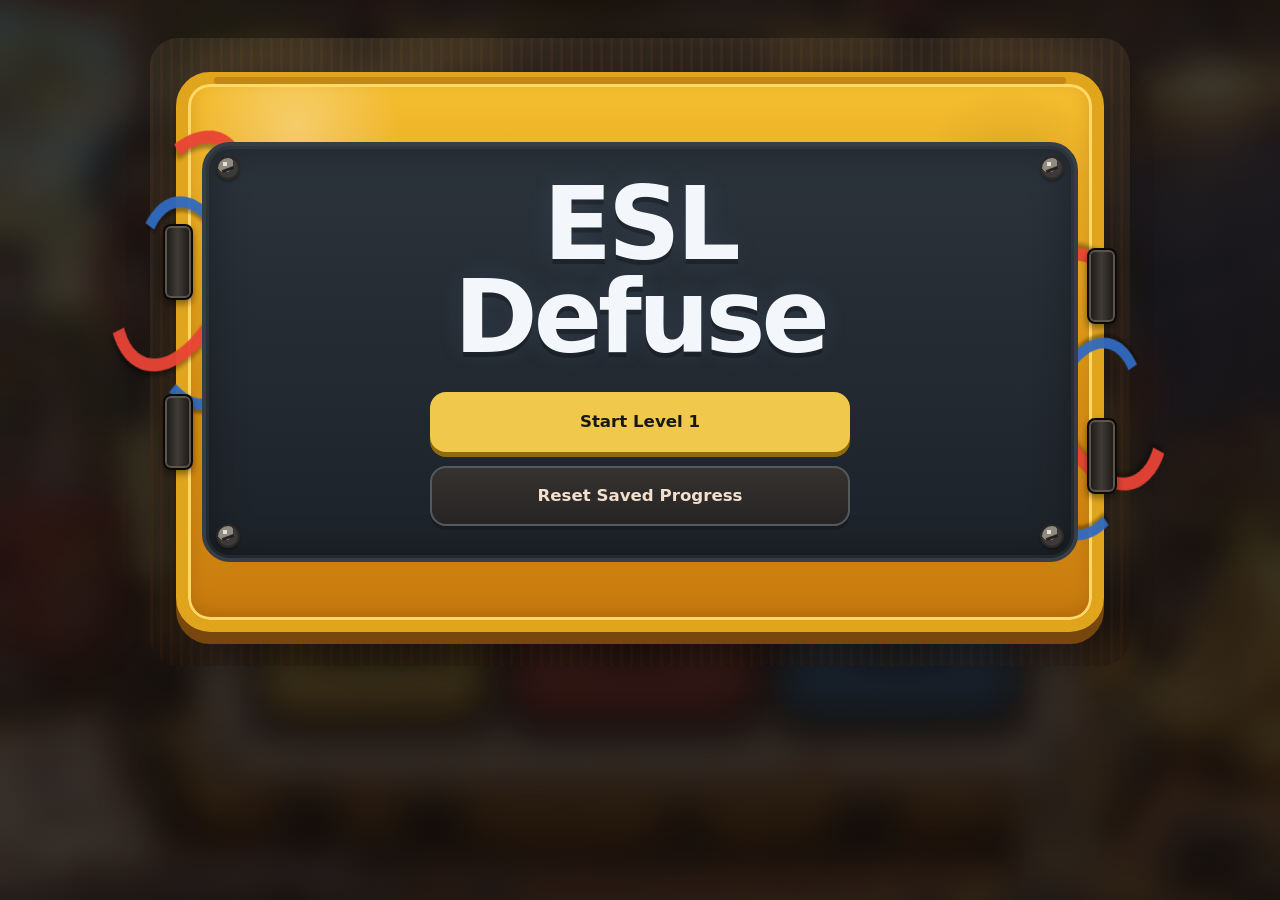
<file: index.html>
<!doctype html>
<html lang="en">
<head>
  <meta charset="utf-8" />
  <meta name="viewport" content="width=device-width, initial-scale=1" />
  <meta name="theme-color" content="#111418" />
  <title>ESL Defuse</title>
  <link rel="stylesheet" href="style.css?v=tone-plus-beeps-v45-20260910-1" />
</head>
<body>
  <main class="app">
    

<section id="home" class="screen active workshop-screen home-screen minimal-home-screen">
  <div class="workshop-stage minimal-home-stage">
    <section class="bomb-console title-console minimal-title-console" aria-label="ESL Defuse title screen">
      <div class="case-cable cable-red-left" aria-hidden="true"></div>
      <div class="case-cable cable-blue-left" aria-hidden="true"></div>
      <div class="case-cable cable-red-right" aria-hidden="true"></div>
      <div class="case-cable cable-blue-right" aria-hidden="true"></div>
      <div class="case-clamp clamp-left-top" aria-hidden="true"></div>
      <div class="case-clamp clamp-left-bottom" aria-hidden="true"></div>
      <div class="case-clamp clamp-right-top" aria-hidden="true"></div>
      <div class="case-clamp clamp-right-bottom" aria-hidden="true"></div>

      <div class="minimal-title-body">
        <div class="corner-screw screw-tl"></div>
        <div class="corner-screw screw-tr"></div>
        <div class="corner-screw screw-bl"></div>
        <div class="corner-screw screw-br"></div>

        <div class="minimal-title-center">
          <h1>ESL Defuse</h1>
          <div class="minimal-title-actions">
            <button id="startGame" class="primary">Start Level 1</button>
            <button id="resetProgress" class="reset-progress" type="button">Reset Saved Progress</button>
          </div>
        </div>

        <div class="campaign-dom-ghosts" aria-hidden="true">
          <h2 id="campaignHomeTitle">Start at Level 1</h2>
          <span id="homeLevelLabel">LEVEL 1</span>
          <strong id="homeLevelDetails">1 module · 3:00</strong>
          <div id="campaignProgressNote">Progress saves automatically after each cleared level on this browser.</div>
        </div>

        <article id="teacherTestPanel" class="teacher-test-panel" hidden>
          <div class="teacher-test-header">
            <div>
              <div class="teacher-test-kicker">TEACHER ONLY</div>
              <h2>🛠 Teacher Test Mode</h2>
            </div>
            <button id="teacherModeClose" class="teacher-close" type="button">HIDE</button>
          </div>

          <p class="teacher-test-note">Test a full campaign level or launch one specific module without changing student progression.</p>

          <div class="teacher-test-grid">
            <label>
              Level / rule context
              <select id="teacherLevelSelect">
                <option value="1">Level 1</option><option value="2">Level 2</option><option value="3">Level 3</option><option value="4">Level 4</option><option value="5">Level 5</option>
                <option value="6">Level 6</option><option value="7">Level 7</option><option value="8">Level 8</option><option value="9">Level 9</option><option value="10">Level 10</option>
                <option value="11">Level 11</option><option value="12">Level 12</option><option value="13">Level 13</option><option value="14">Level 14</option><option value="15">Level 15</option>
                <option value="16">Level 16</option><option value="17">Level 17</option><option value="18">Level 18</option><option value="19">Level 19</option><option value="20">Level 20</option>
              </select>
            </label>

            <label>
              Module
              <select id="teacherModuleSelect">
                <option value="color">Color Panel</option>
                <option value="animals">Symbol Numbers</option>
                <option value="directions">Directions</option>
                <option value="wires">Wires</option>
                <option value="category">Word Lookup</option>
                <option value="calculator">Calculator</option>
                <option value="decoder">Letter Scrolls</option>
                <option value="morse">Morse Code</option>
                <option value="memory">Memory</option>
              </select>
            </label>

            <label>
              Difficulty
              <select id="teacherDifficultySelect">
                <option value="easy">Easy</option>
                <option value="medium">Medium</option>
                <option value="hard">Hard</option>
                <option value="veryHard">Very Hard</option>
              </select>
            </label>
          </div>

          <div class="teacher-timer-settings">
            <span class="teacher-timer-title">Starting timer</span>
            <label class="teacher-time-field">
              <span>Minute</span>
              <input id="teacherTimerMinutes" type="number" min="0" max="99" step="1" inputmode="numeric" value="3" aria-label="Teacher test starting minutes" disabled />
            </label>
            <span class="teacher-time-colon" aria-hidden="true">:</span>
            <label class="teacher-time-field">
              <span>Second</span>
              <input id="teacherTimerSeconds" type="number" min="0" max="59" step="1" inputmode="numeric" value="0" aria-label="Teacher test starting seconds" disabled />
            </label>
          </div>

          <div class="teacher-test-options">
            <label class="teacher-check"><input id="teacherNoTimer" type="checkbox" checked /> No timer</label>
            <label class="teacher-check"><input id="teacherNoStrikes" type="checkbox" checked /> Ignore strikes</label>
            <label class="teacher-check"><input id="teacherSkipCountdown" type="checkbox" checked /> Skip countdown</label>
          </div>

          <div class="teacher-test-actions">
            <button id="teacherTestLevel" class="teacher-action" type="button">TEST SELECTED LEVEL</button>
            <button id="teacherTestModule" class="teacher-action teacher-action-alt" type="button">TEST SELECTED MODULE</button>
          </div>
        </article>
      </div>
    </section>
  </div>
</section>

    <section id="game" class="screen workshop-screen">
      <div class="workshop-stage">
        <section class="bomb-console" aria-label="Bomb defusal interface">
          <div id="strikeFlashOverlay" class="strike-flash-overlay" aria-hidden="true"></div>
          <div class="case-cable cable-red-left" aria-hidden="true"></div>
          <div class="case-cable cable-blue-left" aria-hidden="true"></div>
          <div class="case-cable cable-red-right" aria-hidden="true"></div>
          <div class="case-cable cable-blue-right" aria-hidden="true"></div>
          <div class="case-clamp clamp-left-top" aria-hidden="true"></div>
          <div class="case-clamp clamp-left-bottom" aria-hidden="true"></div>
          <div class="case-clamp clamp-right-top" aria-hidden="true"></div>
          <div class="case-clamp clamp-right-bottom" aria-hidden="true"></div>

          <div class="bomb-top-strip">
            <div class="brand-plate">
              <div class="brand-tape">ESL DEFUSAL UNIT</div>
              <div class="unit-code">UNIT <strong id="serialNumber">ESL-4821</strong></div>
              <div class="banana-sticker" aria-hidden="true">🍌</div>
            </div>

            <div class="bomb-readout timer-readout">
              <div class="readout-label">TIME</div>
              <div id="timer" class="digital-timer">03:00</div>
            </div>

            <div class="bomb-readout compact strike-readout">
              <div class="readout-label">STRIKES</div>
              <div class="strike-lights" aria-label="Strike indicators">
                <span id="strikeLight1" class="strike-light" aria-hidden="true">X</span>
                <span id="strikeLight2" class="strike-light" aria-hidden="true">X</span>
                <span id="strikeLight3" class="strike-light" aria-hidden="true">X</span>
              </div>
              <div class="strike-number"><span id="strikeCount">0</span>/3</div>
            </div>
          </div>

          <div class="bomb-info-row">
            <div class="info-plate info-level">
              <span class="info-icon" aria-hidden="true">★</span>
              <span class="info-label">LEVEL</span>
              <strong id="levelLabel">1 / 20</strong>
            </div>
            <div class="info-plate info-clear">
              <span class="info-icon" aria-hidden="true">⚑</span>
              <span class="info-label">CLEAR</span>
              <strong id="moduleProgress">1/1</strong>
            </div>
            <div class="info-plate info-status">
              <span class="info-label">STATUS</span>
              <strong id="bombStatus">ARMED</strong>
            </div>
            <div class="module-lamp-wrap info-ready">
              <span class="module-lamp-label">READY</span>
              <span id="moduleLamp" class="module-lamp"></span>
            </div>
          </div>

          <div class="bomb-body">
            <div class="corner-screw screw-tl"></div>
            <div class="corner-screw screw-tr"></div>
            <div class="corner-screw screw-bl"></div>
            <div class="corner-screw screw-br"></div>

            <div class="paper-doodle paper-doodle-left" aria-hidden="true">THINK<br>TALK<br>TOGETHER ♥</div>
            <div class="paper-doodle paper-doodle-right" aria-hidden="true">GOOD<br>WORK! ☺</div>

            <header class="module-header">
              <div class="module-heading-group">
                <div class="kicker">ACTIVE MODULE</div>
                <h2 id="moduleTitle">Module</h2>
              </div>
            </header>

            <div class="progress bomb-progress">
              <div id="progressFill"></div>
            </div>

            <section id="bombModule" class="bomb-panel mounted-module" aria-live="polite"></section>
          </div>

          <div class="bomb-bottom-strip">
            <div id="feedback" class="feedback console-feedback">Describe what you see. Do not look at the manual.</div>
            <button id="abortGame" class="abort-switch" type="button">END TEST</button>
          </div>
        </section>
      </div>
    </section>

    <section id="result" class="screen">
      <div class="result-card">
        <div id="resultIcon" class="result-icon">✅</div>
        <h2 id="resultTitle">Bomb Defused!</h2>
        <p id="resultText">Nice communication.</p>
        <button id="playAgain" class="primary">Play Again</button>
      </div>
    </section>
  </main>
<div id="explosionOverlay" class="explosion-overlay" aria-hidden="true">
    <div class="explosion-flash"></div>
    <div class="explosion-core">💥</div>
    <div class="explosion-ring ring-one"></div>
    <div class="explosion-ring ring-two"></div>
    <div class="explosion-debris" aria-hidden="true">
      <span style="--dx:-190px;--dy:-110px;--r:-120deg">◆</span>
      <span style="--dx:-145px;--dy:85px;--r:75deg">▲</span>
      <span style="--dx:-65px;--dy:-175px;--r:180deg">●</span>
      <span style="--dx:25px;--dy:-195px;--r:130deg">◆</span>
      <span style="--dx:120px;--dy:-145px;--r:-160deg">▲</span>
      <span style="--dx:195px;--dy:-55px;--r:95deg">●</span>
      <span style="--dx:185px;--dy:90px;--r:-70deg">◆</span>
      <span style="--dx:90px;--dy:165px;--r:150deg">▲</span>
      <span style="--dx:-20px;--dy:190px;--r:-120deg">●</span>
      <span style="--dx:-135px;--dy:155px;--r:80deg">◆</span>
      <span style="--dx:-205px;--dy:20px;--r:145deg">▲</span>
      <span style="--dx:55px;--dy:125px;--r:-95deg">●</span>
    </div>
    <div class="explosion-text">BOOM!</div>
  </div>

  <div id="levelCountdownOverlay" class="level-countdown-overlay" aria-hidden="true">
    <div class="level-countdown-inner">
      <div class="level-countdown-label">GET READY</div>
      <div id="levelCountdownNumber" class="level-countdown-number">3</div>
    </div>
  </div>

  <script src="game.js?v=tone-plus-beeps-v45-20260910-1"></script>
</body>
</html>
</file>
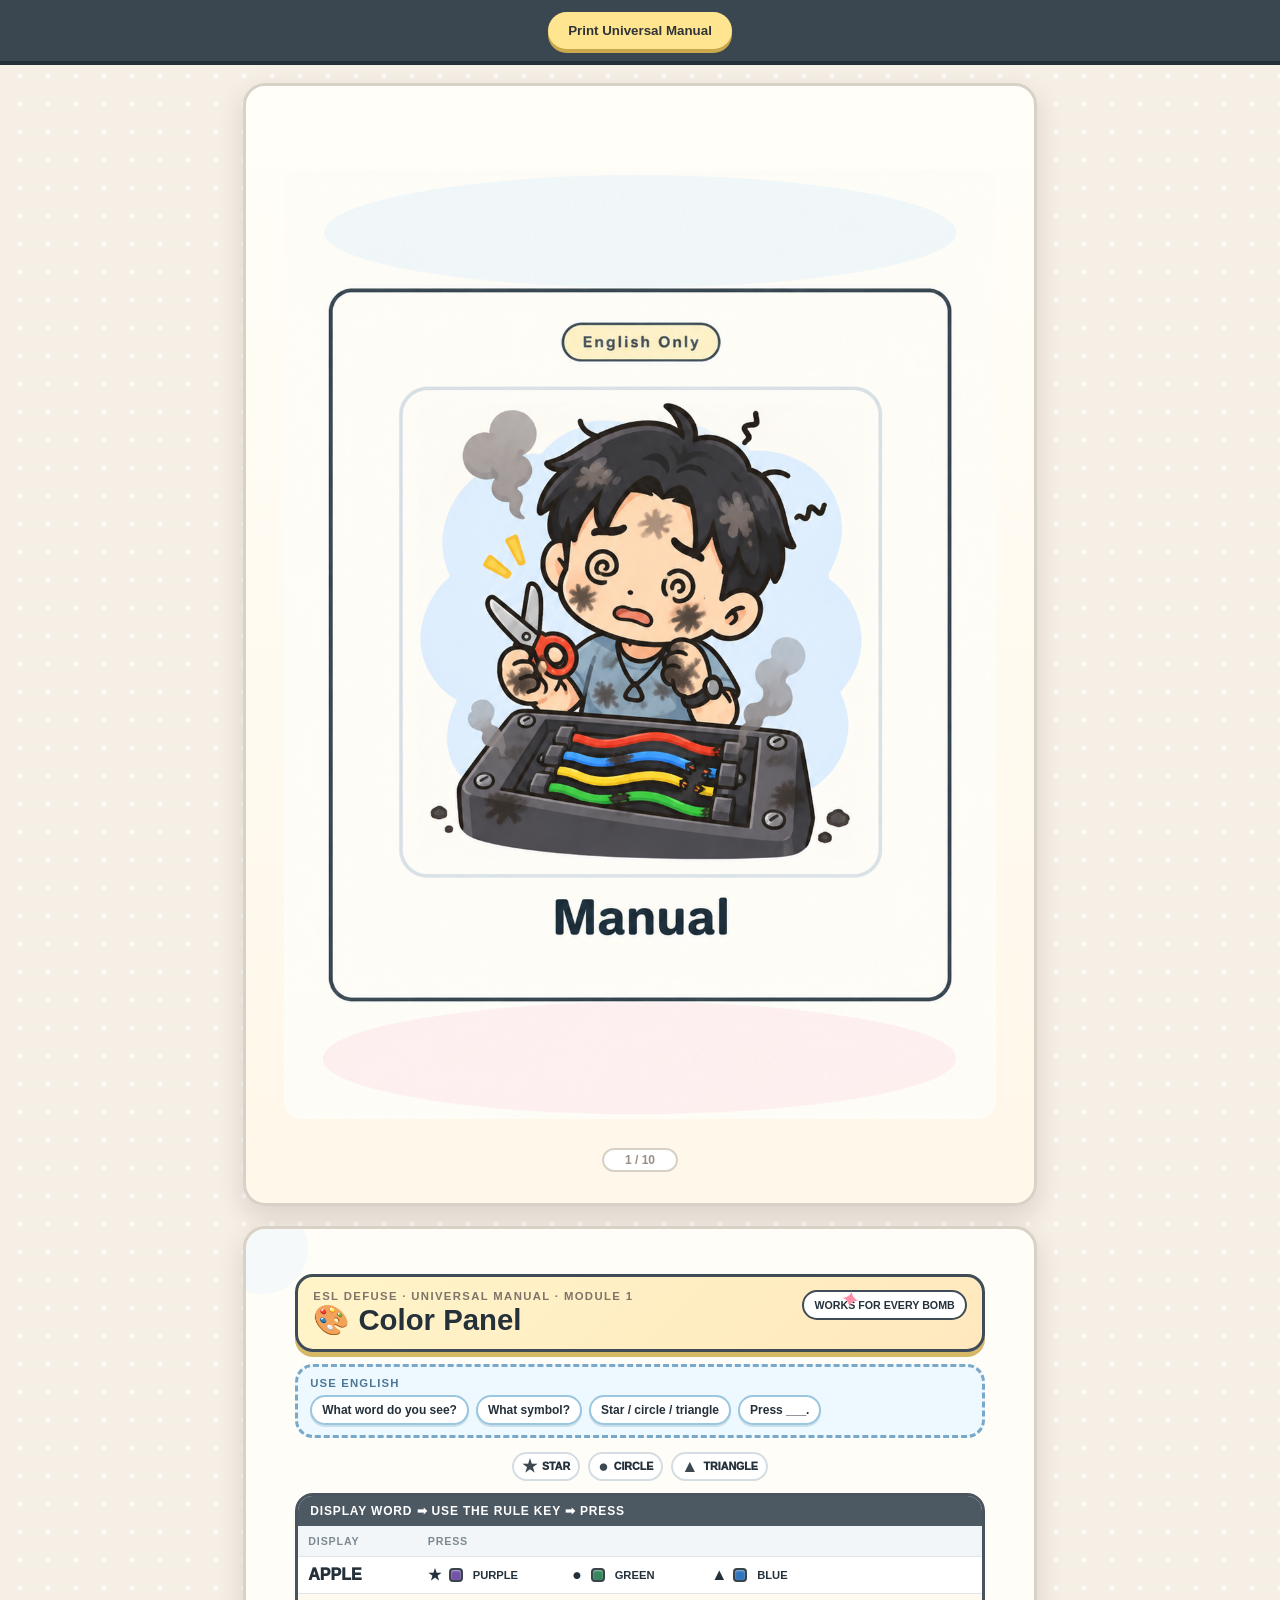
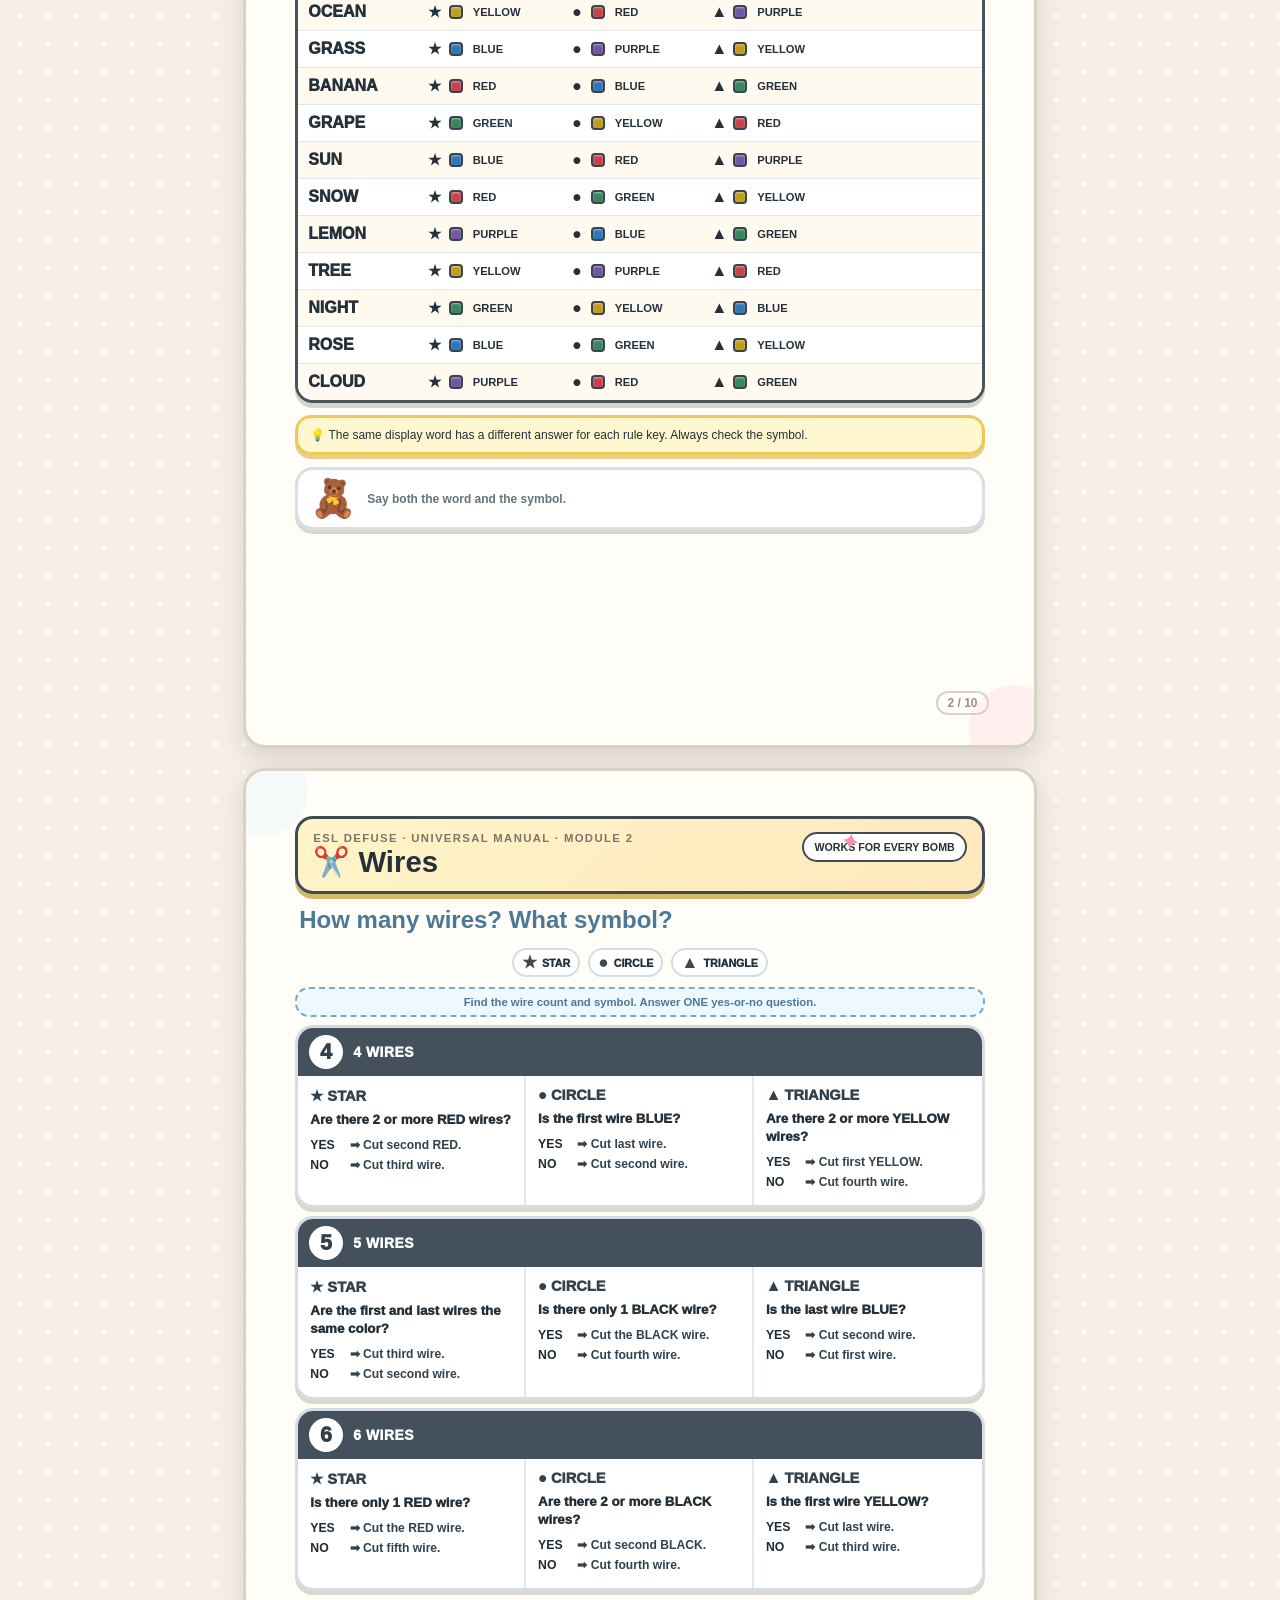
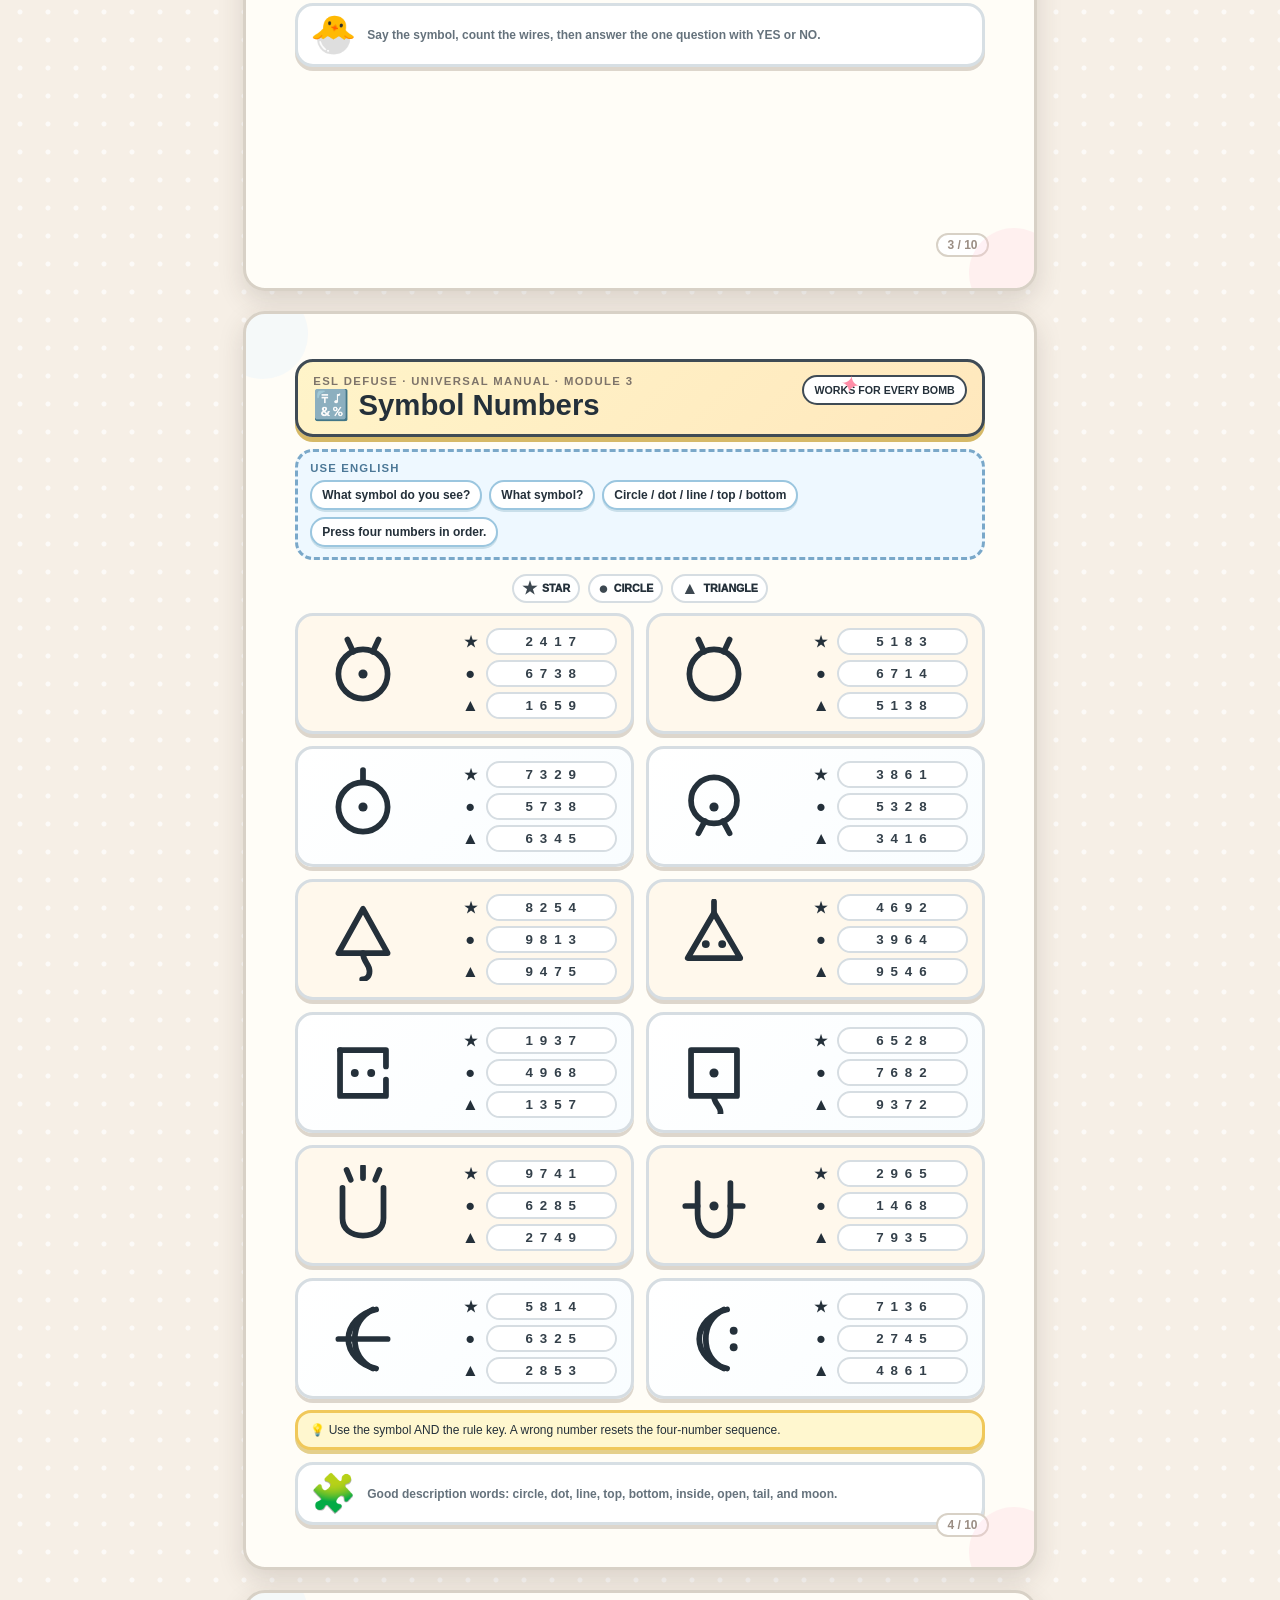
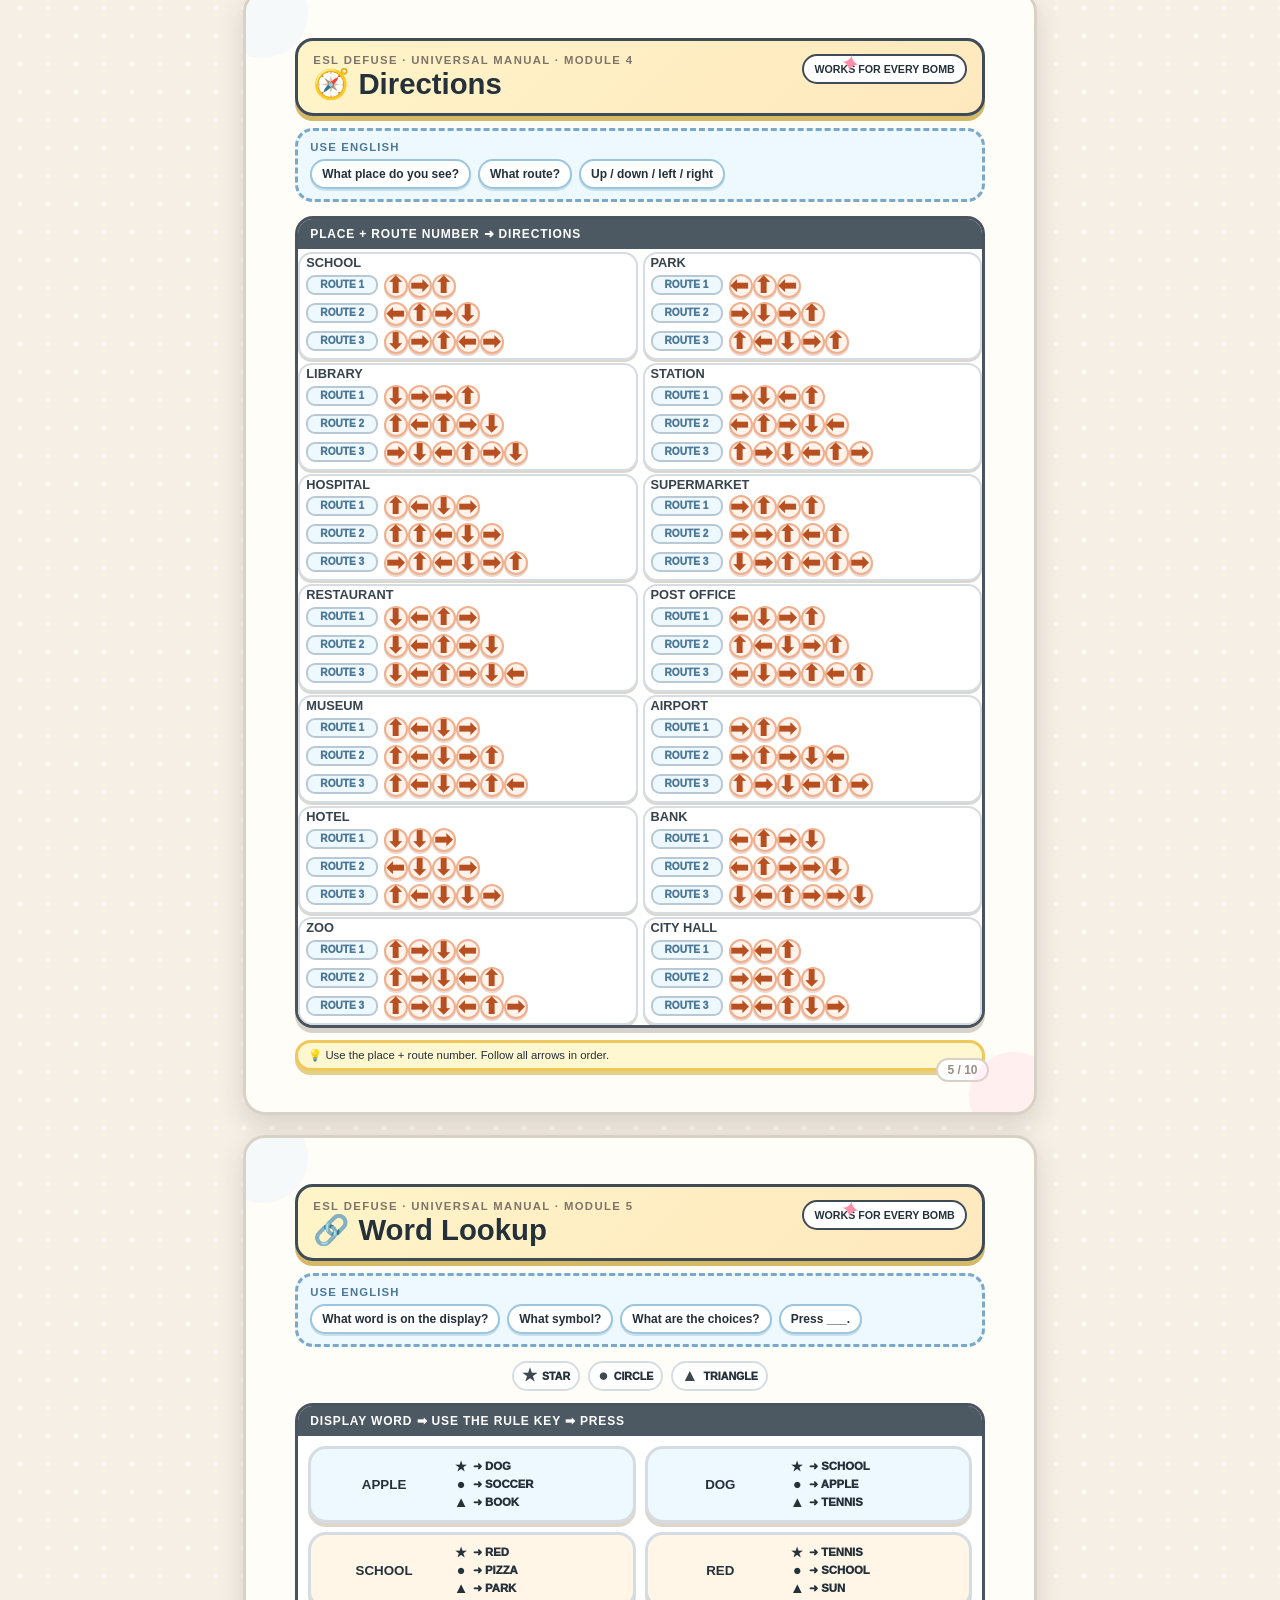
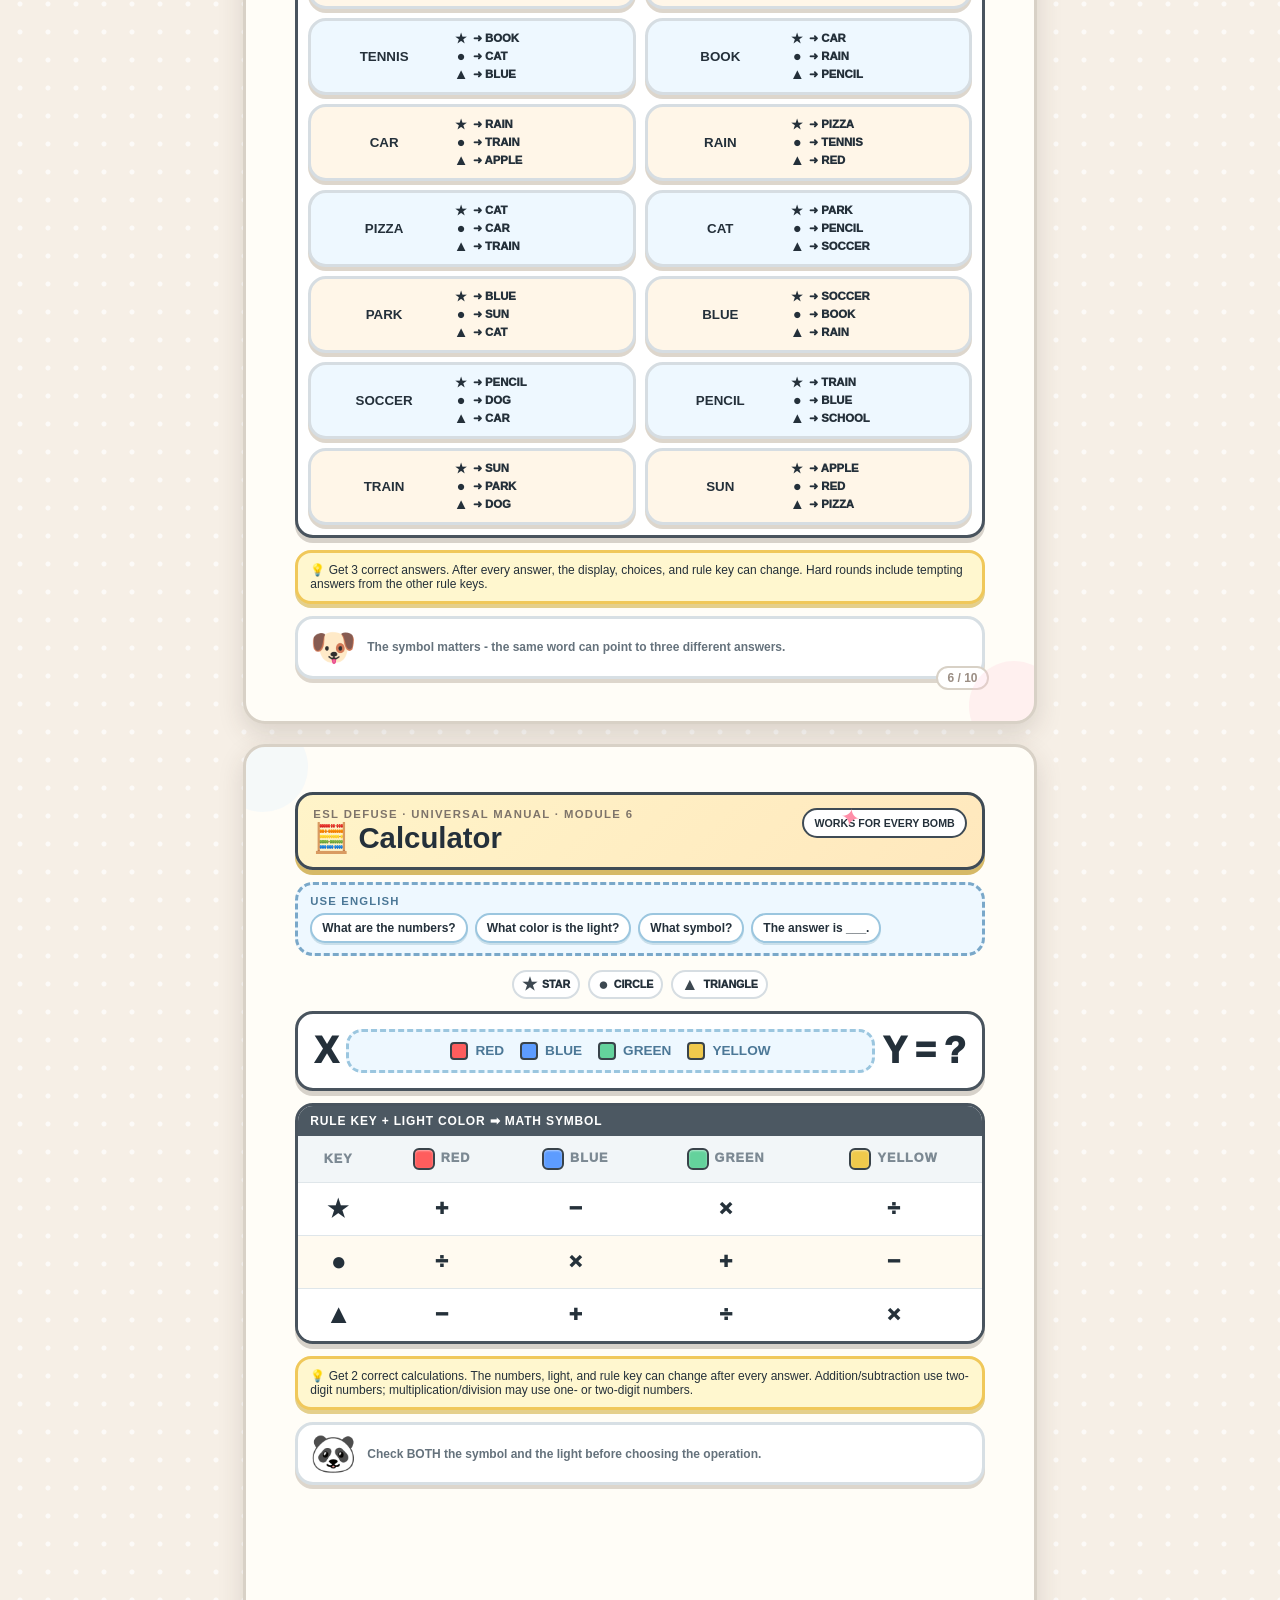
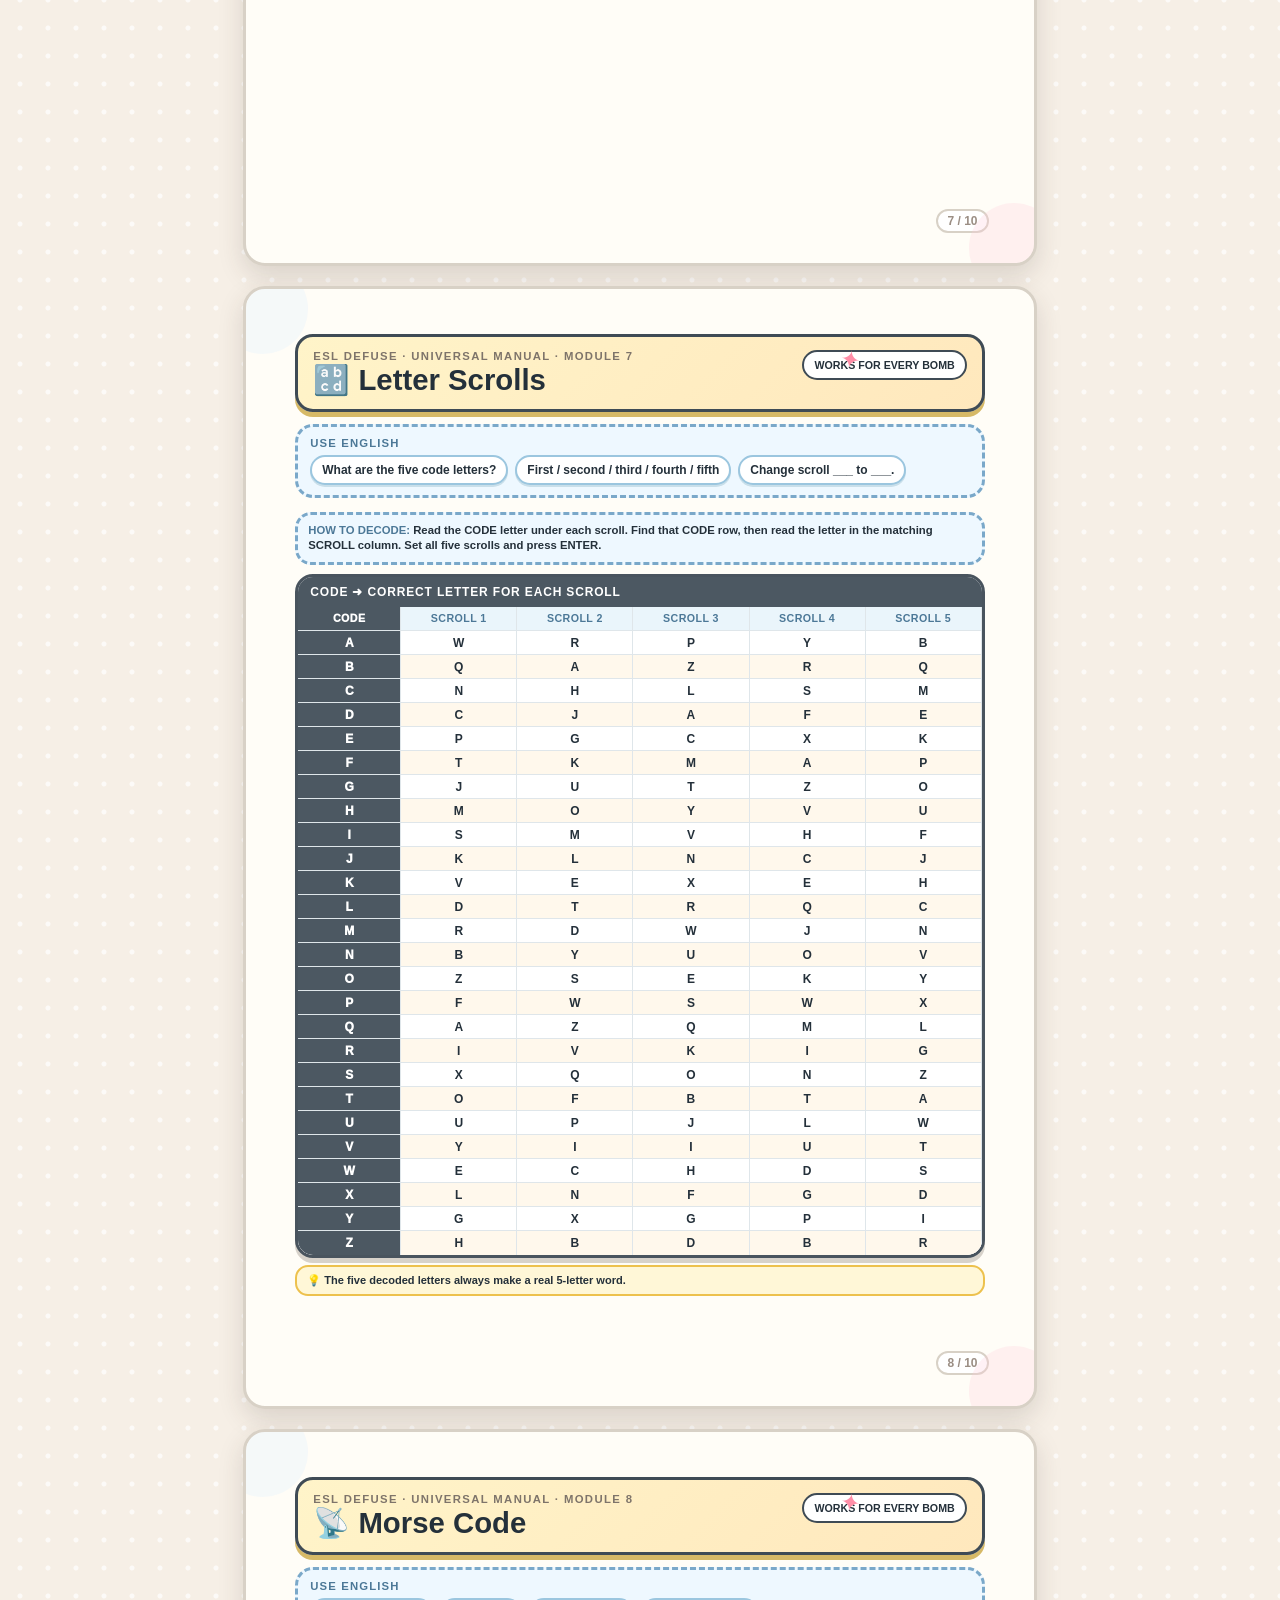
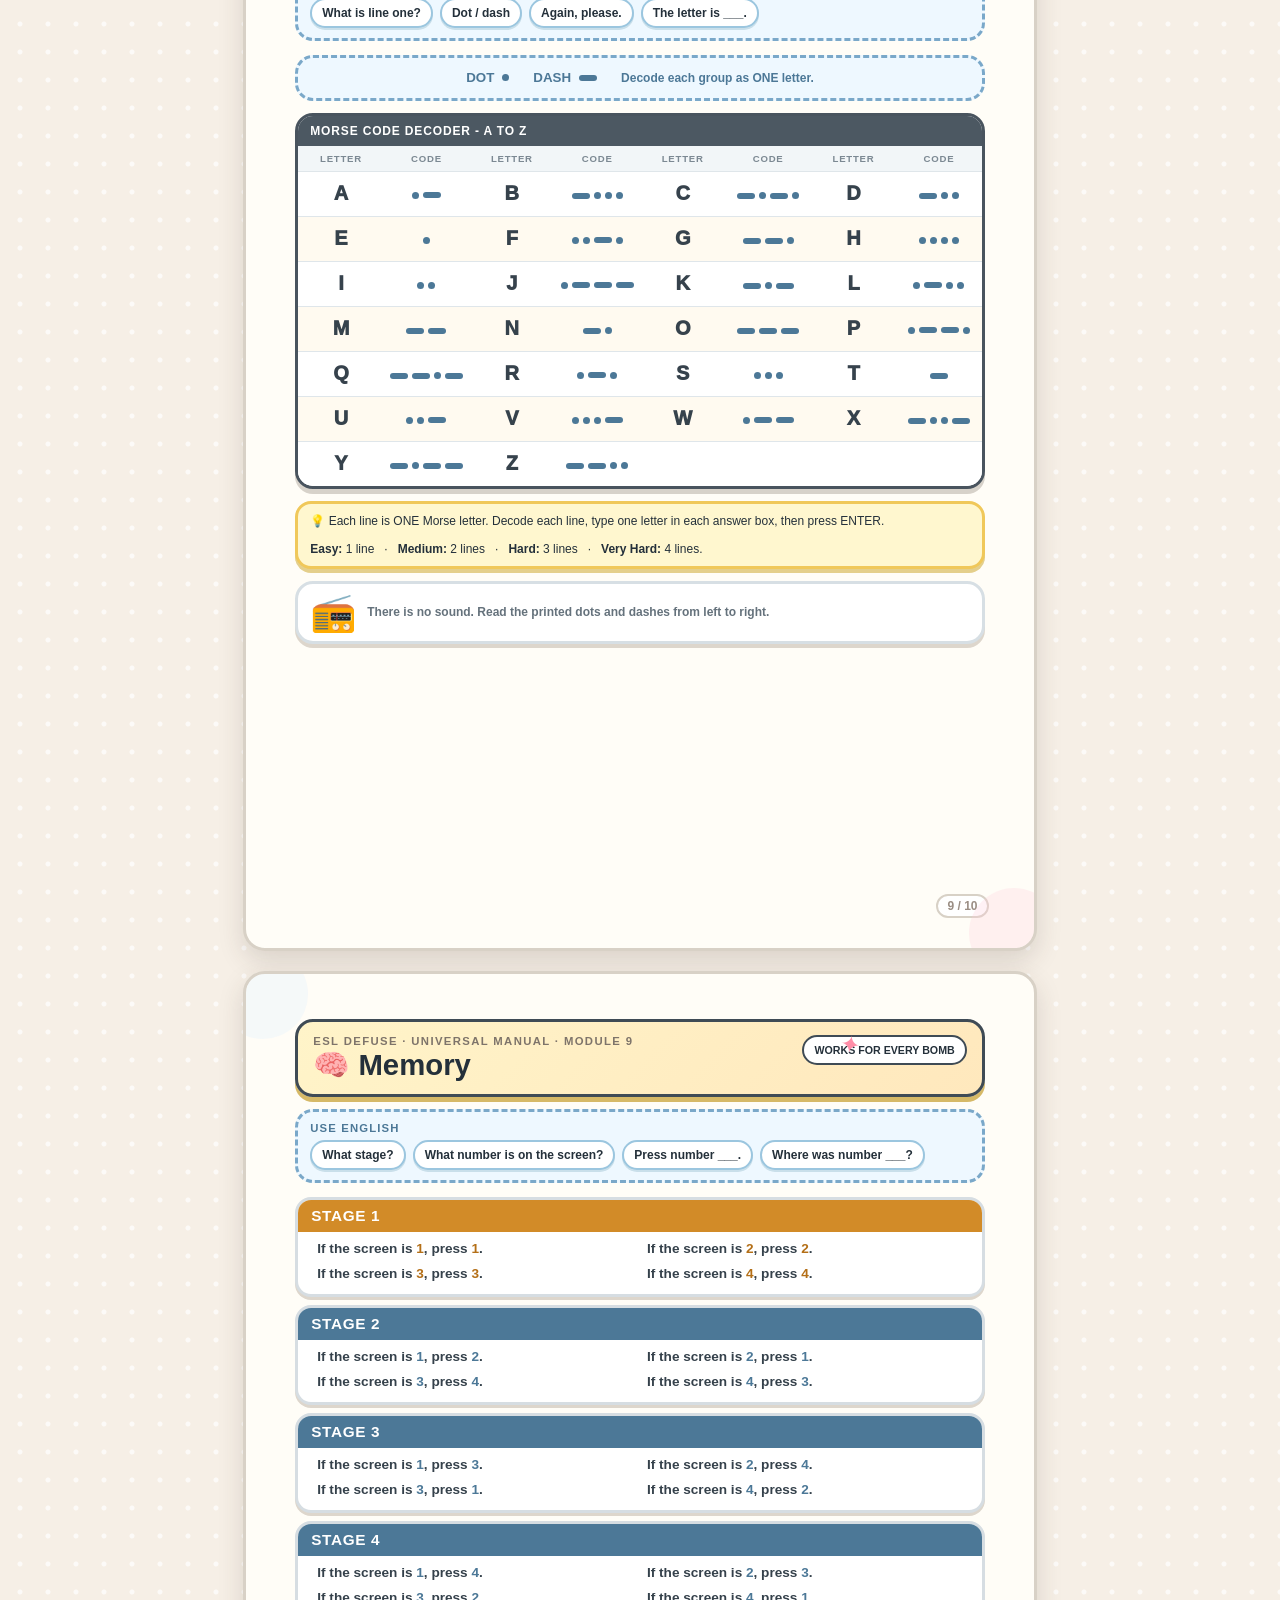
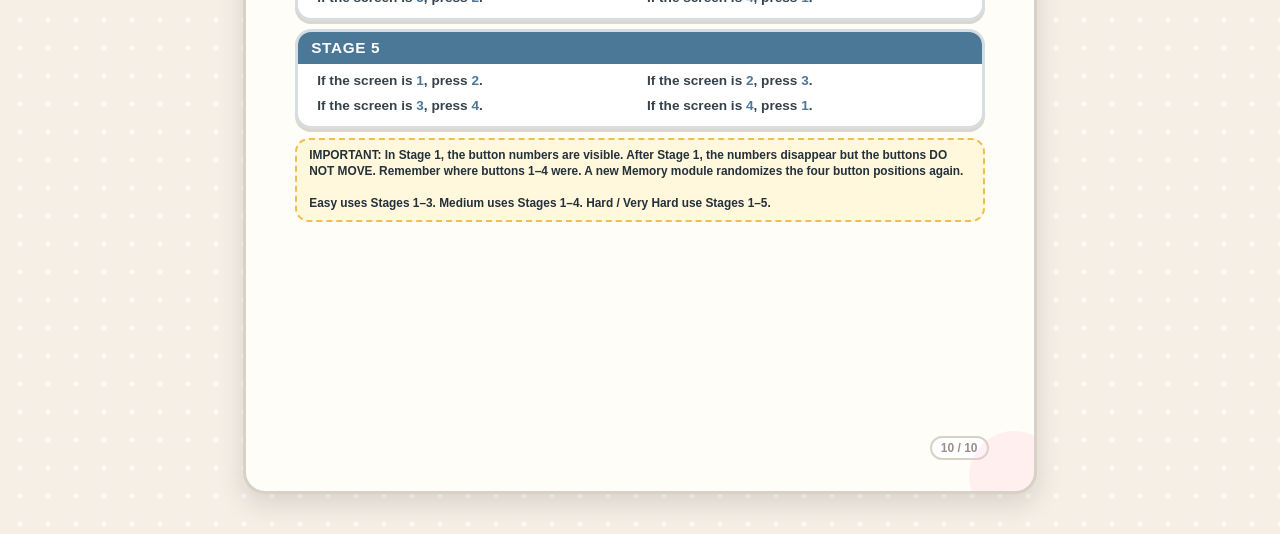
<file: manual.html>
<!doctype html>
<html lang="en">
<head>
  <meta charset="utf-8" />
  <meta name="viewport" content="width=device-width, initial-scale=1" />
  <title>ESL Defuse — Universal Manual</title>

  <style>
    :root{
      --ink:#24303a;
      --muted:#71808c;
      --paper:#fffdf7;
      --line:#cfd9df;
      --cream:#fff6db;
      --pink:#ffc8d8;
      --mint:#cdeedc;
      --sky:#d7ebff;
      --lav:#e8ddff;
      --yellow:#ffe58f;
      --accent:#ffb347;
    }
    *{box-sizing:border-box}
    body{
      margin:0;
      background:
        radial-gradient(circle at 20px 20px, rgba(255,255,255,.7) 0 2px, transparent 3px) 0 0/28px 28px,
        #f6efe6;
      color:var(--ink);
      font-family:"Trebuchet MS","Arial Rounded MT Bold",Arial,sans-serif;
    }
    .toolbar{
      position:sticky;top:0;z-index:10;
      display:flex;justify-content:center;gap:12px;padding:12px;
      background:#3a4650;border-bottom:4px solid #242e36;
    }
    .toolbar button{
      border:0;border-radius:999px;padding:11px 20px;
      font-weight:900;background:var(--yellow);color:#2e3438;cursor:pointer;
      box-shadow:0 4px 0 #caa84d;
    }
    .toolbar button:active{transform:translateY(2px);box-shadow:0 2px 0 #caa84d}
    .manual{width:min(210mm,calc(100% - 24px));margin:18px auto 40px;display:grid;gap:20px}
    .page{
      position:relative;min-height:297mm;background:var(--paper);
      padding:12mm 13mm 11mm;border:3px solid #d8d1c6;border-radius:22px;
      box-shadow:0 10px 26px rgba(60,50,40,.15);overflow:hidden;
    }
    .page::before,.page::after{
      content:"";position:absolute;width:90px;height:90px;border-radius:50%;
      opacity:.25;pointer-events:none
    }
    .page::before{left:-28px;top:-25px;background:var(--sky)}
    .page::after{right:-25px;bottom:-30px;background:var(--pink)}
    .page-number{
      position:absolute;right:12mm;bottom:8mm;color:#9b8e84;font-size:9pt;font-weight:900;
      background:#fff;border:2px solid #d8d1c6;border-radius:999px;padding:3px 9px;
    }
    .head{
      position:relative;display:flex;justify-content:space-between;align-items:flex-start;gap:14px;
      padding:13px 15px;margin-bottom:12px;border:3px solid #3f4b55;border-radius:18px;
      background:linear-gradient(135deg,#fff4c9,#ffe8bd);box-shadow:0 5px 0 #d6b967;
    }
    .head::after{
      content:"✦";position:absolute;right:122px;top:9px;font-size:18pt;color:#ff8ea8;transform:rotate(10deg)
    }
    .series{font-size:8.5pt;letter-spacing:.12em;font-weight:900;color:#7e746a}
    h1{font-size:22pt;margin:3px 0 0;line-height:1.05}
    .badge{
      border:2px solid #3f4b55;padding:7px 10px;border-radius:999px;background:#fff;
      font-size:8pt;font-weight:900;white-space:nowrap;
    }
    .say{
      border:3px dashed #7aa8c9;border-radius:18px;padding:10px 12px;margin:10px 0 14px;background:#eef8ff;
    }
    .say strong{display:block;font-size:8.5pt;letter-spacing:.1em;margin-bottom:6px;color:#4c7897}
    .phrases{display:flex;gap:7px;flex-wrap:wrap}
    .phrase{
      border:2px solid #9bc6df;border-radius:999px;padding:6px 10px;
      font-weight:900;font-size:9pt;background:#fff;box-shadow:0 2px 0 #c9dfea;
    }
    .box,.rules,.animal-grid,.dirs,.lookup-grid{position:relative;z-index:1}
    .box{
      border:3px solid #49545e;border-radius:18px;overflow:hidden;margin:12px 0;background:#fff;
      box-shadow:0 5px 0 #d7d2ca;
    }
    .box-title{background:#4c5862;color:white;padding:8px 12px;font-weight:900;letter-spacing:.07em;font-size:9pt}
    table{width:100%;border-collapse:collapse;background:#fff}
    th,td{border-bottom:1px solid #dfe6ea;padding:9px 10px;text-align:left;vertical-align:middle}
    tr:nth-child(even) td{background:#fffaf0}
    tr:last-child td{border-bottom:0}
    th{font-size:8pt;color:#7c8993;letter-spacing:.08em;background:#f2f6f8}
    .big{font-weight:950;font-size:12pt}
    .answer{font-weight:950;font-size:11pt}
    .swatch{
      display:inline-block;width:21px;height:21px;border-radius:7px;border:2px solid #39434a;
      margin-right:7px;vertical-align:middle;box-shadow:inset 0 1px 2px rgba(255,255,255,.5);
    }
    .rules{display:grid;gap:10px}
    .rule{
      display:grid;
      grid-template-columns:70px 1fr;
      gap:10px;
      border:3px solid #d6dde2;
      border-radius:18px;
      overflow:hidden;
      background:#fff;
      box-shadow:0 4px 0 #ddd6cc;
      align-items:stretch;
    }
    .count{
      display:flex;
      align-items:center;
      justify-content:center;
      text-align:center;
      width:70px;
      min-width:70px;
      max-width:70px;
      padding:0;
      margin:0;
      line-height:1;
      background:linear-gradient(#44515c,#34404a);
      color:white;
      font-size:21pt;
      font-weight:950;
      box-sizing:border-box;
      overflow:hidden;
    }
    .rule-text{padding:11px 12px}
    .rule-text p{margin:0 0 5px;font-size:11pt}
    .rule-text p:last-child{margin-bottom:0}
    .wire-manual{display:grid;gap:8px;position:relative;z-index:1}
    .wire-count-section{
      border:3px solid #d6dde2;border-radius:18px;background:#fff;overflow:hidden;
      box-shadow:0 4px 0 #ddd6cc;
    }
    .wire-count-head{
      display:flex;align-items:center;gap:10px;padding:7px 11px;background:#44515c;color:#fff;
      font-weight:950;font-size:10.4pt;letter-spacing:.04em;
    }
    .wire-count-badge{
      display:inline-flex;align-items:center;justify-content:center;width:34px;height:34px;min-width:34px;
      border-radius:50%;background:#fff;color:#34404a;font-size:16pt;font-weight:950;line-height:1;
    }
    .wire-key-grid{display:grid;grid-template-columns:repeat(3,1fr);gap:0}
    .wire-key-card{padding:11px 12px;border-right:2px solid #e3e8eb;min-height:102px}
    .wire-key-card:last-child{border-right:0}
    .wire-key-title{font-size:11pt;font-weight:950;margin-bottom:7px;color:#33414c}
    .wire-question{font-size:10pt;line-height:1.32;font-weight:950;color:#23303a;margin:3px 0 8px}
    .wire-answer{font-size:9.1pt;line-height:1.34;margin:4px 0;color:#31414d;font-weight:700}
    .wire-answer strong{display:inline-block;min-width:36px;color:#1f2c36;font-size:9.2pt}
    .wire-howto{
      margin:6px 0 8px;padding:7px 10px;border:2px dashed #7aa8c9;border-radius:14px;
      background:#eef8ff;font-size:8.5pt;font-weight:900;color:#4c7897;text-align:center;
    }
    @media(max-width:760px){
      .wire-key-grid{grid-template-columns:1fr}
      .wire-key-card{border-right:0;border-bottom:2px solid #e3e8eb}
      .wire-key-card:last-child{border-bottom:0}
    }
    
    .color-key-results{
      display:flex;
      flex-wrap:wrap;
      align-items:center;
      gap:8px 26px;
      justify-content:flex-start;
    }
    .key-result-line{
      display:inline-flex;
      align-items:center;
      gap:6px;
      white-space:nowrap;
      min-width:108px;
      padding-right:4px;
    }
    @media print{
      .color-key-results{
        gap:8px 32px !important;
      }
      .key-result-line{
        min-width:118px !important;
        gap:6px !important;
      }
    }

    @media print{
      .wire-manual{gap:8px}
      .wire-count-head{padding:6px 10px;font-size:9.7pt}
      .wire-count-badge{width:32px;height:32px;min-width:32px;font-size:15pt}
      .wire-key-card{padding:10px 10px;min-height:94px}
      .wire-key-title{font-size:10.5pt}
      .wire-question{font-size:9.5pt;line-height:1.28}
      .wire-answer{font-size:8.7pt;line-height:1.3}
      .wire-answer strong{min-width:34px}
    }
    .animal-grid{display:grid;grid-template-columns:repeat(2,1fr);gap:12px}
    .animal{
      border:3px solid #d6dde2;border-radius:18px;padding:12px 14px;
      display:flex;align-items:center;justify-content:space-between;gap:12px;
      background:linear-gradient(135deg,#fff,#f9fdff);box-shadow:0 4px 0 #ddd6cc;
    }
    .animal:nth-child(4n+1),.animal:nth-child(4n+2){background:#fff8ec}
    .animal strong{font-size:11pt}
    .symbol-card{align-items:center}
    .symbol-cell{width:102px;min-width:102px;display:flex;align-items:center;justify-content:center;color:#24303a}
    .symbol-cell .symbol-svg{width:82px;height:82px;display:block}
    .animal-key-seqs{display:grid;gap:3px;min-width:130px}
    .animal-key-line{display:flex;align-items:center;gap:8px;font-weight:900;font-size:9.5pt}
    .animal-seq-text{font-variant-numeric:tabular-nums;letter-spacing:.08em}
    .emoji{font-size:25pt;margin-right:7px}
    .seq{
      display:flex;
      gap:5px;
      flex-wrap:nowrap;
      align-items:center;
    }
    .num{
      width:35px;
      height:35px;
      min-width:35px;
      min-height:35px;
      max-width:35px;
      max-height:35px;
      flex:0 0 35px;
      border-radius:50%;
      display:flex;
      align-items:center;
      justify-content:center;
      padding:0;
      margin:0;
      line-height:1;
      text-align:center;
      font-family:Arial, sans-serif;
      font-variant-numeric: lining-nums tabular-nums;
      background:#46515b;
      color:white;
      font-size:14pt;
      font-weight:950;
      border:2px solid #283038;
      box-shadow:0 3px 0 #252c31;
      box-sizing:border-box;
      overflow:hidden;
    }
    .dirs{display:grid;grid-template-columns:repeat(2,1fr);gap:9px}
    .dir{
      border:3px solid #d6dde2;border-radius:18px;padding:10px 12px;
      display:grid;grid-template-columns:1fr 1.5fr;align-items:center;gap:8px;
      background:#fff;box-shadow:0 4px 0 #ddd6cc;
    }
    .dir:nth-child(3n+1){background:#f2fbf5}
    .dir:nth-child(3n+2){background:#f7f2ff}
    .dir:nth-child(3n){background:#fff8ec}
    .dir strong{font-size:10pt}
    .dirs.compact-directions{gap:7px}
    .dirs.compact-directions .dir{padding:8px 10px}
    .dirs.compact-directions .arrows{
      display:flex;
      align-items:center;
      justify-content:flex-end;
      gap:5px;
      flex-wrap:nowrap;
      font-size:0;
      white-space:nowrap;
    }
    .dir-step{
      display:inline-flex;
      align-items:center;
      justify-content:center;
      width:30px;
      min-width:30px;
      max-width:30px;
      height:24px;
      border:2px solid #f1b08d;
      border-radius:999px;
      background:#fff3ec;
      color:#de7240;
      font-size:16pt;
      font-weight:950;
      line-height:1;
      box-sizing:border-box;
      box-shadow:0 2px 0 #ead8cf;
      font-family:Arial, sans-serif;
    }
    @media print{
      .arrows{
        flex-wrap:nowrap !important;
        white-space:nowrap !important;
      }
      .dir-step{
        width:30px !important;
        min-width:30px !important;
        max-width:30px !important;
        height:24px !important;
        font-size:16pt !important;
        font-family:Arial, sans-serif !important;
      }
    }
    .arrows{font-size:18pt;font-weight:950;letter-spacing:.1em}
    .lookup-grid{display:grid;grid-template-columns:repeat(2,1fr);gap:9px}
    .lookup{
      border:3px solid #d6dde2;border-radius:18px;padding:10px;
      display:grid;grid-template-columns:1fr 38px 1fr;align-items:center;gap:6px;
      background:#fff;box-shadow:0 4px 0 #ddd6cc;
    }
    .lookup:nth-child(4n+1),.lookup:nth-child(4n+2){background:#eef8ff}
    .lookup:nth-child(4n+3),.lookup:nth-child(4n+4){background:#fff6e8}
    .lookup strong{text-align:center;font-size:10pt}
    .lookup .arrow{
      display:flex;
      align-items:center;
      justify-content:center;
      width:34px;
      min-width:34px;
      height:28px;
      margin:0 auto;
      border:2px solid #f1b08d;
      border-radius:999px;
      background:#fff3ec;
      text-align:center;
      font-size:18pt;
      line-height:1;
      color:#de7240;
      font-weight:950;
      box-sizing:border-box;
    }
    .note{
      border:3px solid #f0c85a;border-radius:16px;padding:10px 12px;
      background:#fff7cf;margin-top:11px;font-size:9pt;box-shadow:0 4px 0 #e4cf8b;
    }
    .note::before{content:"💡 "}
    .calc-equation{
      margin:12px 0;
      padding:15px 16px;
      border:3px solid #49545e;
      border-radius:18px;
      background:#fff;
      box-shadow:0 5px 0 #d7d2ca;
      display:grid;
      grid-template-columns:auto 1fr auto auto auto;
      align-items:center;
      gap:8px;
    }
    .calc-symbol{
      font-size:27pt;
      font-weight:950;
      color:#24303a;
      text-align:center;
      line-height:1;
      white-space:nowrap;
    }
    .calc-op-box{
      min-height:0;
      padding:10px 14px;
      border:3px dashed #9bc6df;
      border-radius:16px;
      background:#eef8ff;
      display:grid;
      grid-template-columns:repeat(4,auto);
      justify-content:center;
      gap:10px 16px;
      align-items:center;
    }
    .calc-op-item{
      display:flex;
      align-items:center;
      gap:7px;
      font-size:10.2pt;
      font-weight:900;
      color:#4c7897;
      white-space:nowrap;
      line-height:1;
    }
    .calc-dot{
      display:inline-block;
      width:18px;
      height:18px;
      min-width:18px;
      min-height:18px;
      max-width:18px;
      max-height:18px;
      flex:0 0 18px;
      border-radius:4px;
      border:2px solid #39434a;
      box-sizing:border-box;
      background-clip:padding-box;
      box-shadow:none;
      overflow:hidden;
    }
    .calc-dot.red{background:#ff5d5d}
    .calc-dot.blue{background:#5d9cff}
    .calc-dot.green{background:#64d29c}
    .calc-dot.yellow{background:#f0c94c}

    .rule-key-legend{
      display:flex;align-items:center;justify-content:center;gap:8px;flex-wrap:wrap;
      margin:8px 0 10px;
    }
    .rule-key-pill{
      display:inline-flex;align-items:center;gap:5px;padding:4px 8px;
      border:2px solid #d6dde2;border-radius:999px;background:#fff;
      font-size:8pt;font-weight:950;white-space:nowrap;
    }
    .rule-key-pill b{font-size:13pt;line-height:1;color:#3d4851}
    .key-result-line{
      display:inline-flex;align-items:center;gap:7px;flex-wrap:nowrap;white-space:nowrap;
      font-size:8.4pt;font-weight:900;
      min-width:118px;
      padding-right:6px;
    }
    .key-result-line .key-symbol{font-size:11pt;font-weight:950;min-width:14px;text-align:center}
    .color-key-results{
      display:grid;
      grid-template-columns:repeat(3,max-content);
      align-items:center;
      column-gap:24px;
      row-gap:6px;
      justify-content:flex-start;
    }
    .color-key-results .swatch{width:14px;height:14px;margin-right:3px;border-radius:4px}
    .animal-key-seqs{display:grid;gap:5px;min-width:156px}
    .animal-key-line{display:grid;grid-template-columns:18px 1fr;gap:7px;align-items:center}
    .animal-key-line .key-symbol{font-size:11.5pt;font-weight:950;text-align:center;color:#24303a}
    .animal-seq-text{
      padding:4px 8px;border:2px solid #d6dde2;border-radius:999px;background:#fff;
      font-family:Arial,sans-serif;font-size:10pt;font-weight:900;letter-spacing:.12em;text-align:center;color:#34404a;
    }
    .lookup-key-lines{display:grid;gap:3px;min-width:110px}
    .lookup-key-line{display:grid;grid-template-columns:16px 1fr;gap:4px;align-items:center;font-size:8.5pt;font-weight:950}
    .lookup-key-line .key-symbol{font-size:10pt;text-align:center}
    .calc-key-table th,.calc-key-table td{text-align:center;padding:12px 10px}
    .calc-key-table th{font-size:9.5pt;font-weight:950}
    .calc-key-table .key-cell{font-size:18pt;font-weight:950}
    .calc-key-table .answer{font-size:17pt;font-weight:950;color:#25313a}
    .calc-key-table .swatch{width:22px;height:22px;margin-right:6px;border-radius:6px}
    @media print{
      .rule-key-pill{padding:3px 7px}
      .animal-seq-text{font-size:9.2pt;padding:3px 7px}
      .lookup-key-line{font-size:8pt}
    }

    @media(max-width:760px){
      .calc-equation{
        grid-template-columns:1fr;
        justify-items:center;
        text-align:center;
      }
      .calc-op-box{
        width:100%;
        max-width:340px;
        grid-template-columns:repeat(2,auto);
      }
    }

    .module-question{
      margin:10px 0 14px;
      font-size:18pt;
      font-weight:900;
      color:#4c7897;
      padding:0 4px;
    }

    .mascot{
      margin-top:12px;display:flex;align-items:center;gap:10px;padding:10px 12px;
      border:3px solid #d7dfe4;border-radius:18px;background:#fff;box-shadow:0 4px 0 #ddd6cc;
    }
    .mascot-face{font-size:28pt;line-height:1}
    .mascot-text{font-size:9pt;color:#65727c;font-weight:900}

    .cover-page{
      display:flex;
      align-items:center;
      justify-content:center;
      text-align:center;
      padding:16mm 13mm 26mm;
      background:
        radial-gradient(circle at 18% 18%, rgba(215,235,255,.9) 0 70px, transparent 72px),
        radial-gradient(circle at 82% 24%, rgba(255,200,216,.9) 0 64px, transparent 66px),
        radial-gradient(circle at 70% 82%, rgba(205,238,220,.9) 0 72px, transparent 74px),
        linear-gradient(180deg,#fffef8,#fff7e9);
    }
    .cover-inner{
      width:150mm;
      max-width:150mm;
      margin:0 auto;
      padding:18mm 12mm 16mm;
      border:4px solid #3f4b55;
      border-radius:28px;
      background:#fffdf7;
      box-shadow:0 8px 0 #e4d39b;
      position:relative;
      display:flex;
      flex-direction:column;
      align-items:center;
      justify-content:center;
    }
    .cover-kicker{
      display:inline-block;
      margin-bottom:14px;
      padding:7px 14px;
      border:2px solid #3f4b55;
      border-radius:999px;
      background:#fff4c9;
      font-size:10pt;
      font-weight:900;
      letter-spacing:.12em;
      color:#7e746a;
    }
    .cover-bomb{
      font-size:54pt;
      line-height:1;
      margin:8px 0 10px;
      filter:drop-shadow(0 6px 0 rgba(255,179,71,.22));
    }
    .cover-title{
      margin:0;
      font-size:34pt;
      line-height:1;
    }
    .cover-illustration-wrap{
      width:100%;
      max-width:118mm;
      margin:14px auto 14px;
      padding:10px;
      border:3px solid #d6dde2;
      border-radius:26px;
      background:
        radial-gradient(circle at 18% 18%, rgba(215,235,255,.95) 0 46px, transparent 48px),
        radial-gradient(circle at 84% 22%, rgba(255,200,216,.95) 0 40px, transparent 42px),
        linear-gradient(180deg,#ffffff,#fbfdff);
      box-shadow:0 5px 0 #ddd6cc;
    }
    .cover-illustration{
      display:block;
      width:100%;
      height:auto;
      border-radius:18px;
    }
    .cover-page-number{
      left:50%;
      right:auto;
      transform:translateX(-50%);
      bottom:8mm;
      min-width:76px;
      text-align:center;
    }
    .cover-subtitle{
      margin:12px 0 0;
      font-size:14pt;
      font-weight:900;
      color:#65727c;
    }
    .cover-page{
      padding:10mm;
    }
    .cover-page::before,.cover-page::after{display:none}
    .cover-full-wrap{
      width:100%;
      display:flex;
      justify-content:center;
      align-items:center;
      padding:0;
    }
    .cover-full-image{
      display:block;
      width:100%;
      height:auto;
      border-radius:18px;
    }
    .cover-note{
      margin:18px auto 0;
      max-width:95mm;
      padding:12px 14px;
      border:3px dashed #9bc6df;
      border-radius:18px;
      background:#eef8ff;
      font-size:10pt;
      font-weight:900;
      color:#4c7897;
    }
    .cover-footer{
      margin-top:20px;
      display:flex;
      justify-content:center;
      gap:10px;
      flex-wrap:wrap;
    }
    .cover-chip{
      padding:7px 11px;
      border:2px solid #d6dde2;
      border-radius:999px;
      background:#fff;
      font-size:9pt;
      font-weight:900;
      box-shadow:0 2px 0 #ddd6cc;
    }

    @media(max-width:760px){
      .page{min-height:auto;padding:20px;border-radius:16px}
      .manual{width:calc(100% - 18px)}
      .animal-grid,.dirs,.lookup-grid{grid-template-columns:1fr}
      .head{flex-direction:column}
      .badge{align-self:flex-start}
    }
    @media print{
        .calc-dot{
          display:inline-block !important;
          width:18px !important;
          height:18px !important;
          min-width:18px !important;
          min-height:18px !important;
          max-width:18px !important;
          max-height:18px !important;
          flex:0 0 18px !important;
          border-radius:4px !important;
          box-shadow:none !important;
          overflow:hidden !important;
        }

      @page{size:A4 portrait;margin:0}
      body{background:white}.toolbar{display:none!important}.manual{display:block;width:auto;margin:0}
      .page{
        width:210mm;height:297mm;min-height:297mm;margin:0;box-shadow:none;border-radius:0;
        break-after:page;page-break-after:always;
      }
      .page:last-child{break-after:auto;page-break-after:auto}
    }
  
    .route-grid{
      display:grid;
      grid-template-columns:1fr 1fr;
      gap:3px 5px;
      margin-top:3px;
    }
    .route-card{
      border:2px solid #d6dde2;
      border-radius:14px;
      background:#fff;
      padding:3px 6px;
      box-shadow:0 2px 0 #ddd6cc;
    }
    .route-card strong{
      display:block;
      font-size:9.6pt;
      line-height:1;
      color:#36424c;
      margin-bottom:1px;
    }
    .route-line{
      display:grid;
      grid-template-columns:72px 1fr;
      align-items:center;
      gap:6px;
      margin:0;
      min-height:20px;
    }
    .route-label{
      display:flex;
      align-items:center;
      justify-content:center;
      width:72px;
      height:20px;
      padding:1px 3px;
      border-radius:9px;
      border:2px solid #b8c8d4;
      background:#eef8ff;
      color:#4c7897;
      font-size:7.6pt;
      font-weight:950;
      line-height:1;
      text-align:center;
      white-space:nowrap;
      box-sizing:border-box;
      letter-spacing:0;
      overflow:hidden;
    }
    .route-card .arrows{
      gap:3px;
      justify-content:flex-start;
    }
    .route-card .dir-step{
      width:24px;
      min-width:24px;
      max-width:24px;
      height:24px;
      font-size:16.5pt;
      line-height:1;
      border-width:2px;
      color:#b84f20;
      font-weight:950;
    }
    @media print{
      .route-grid{
        gap:3px 5px !important;
        margin-top:3px !important;
      }
      .route-card{
        padding:3px 6px !important;
      }
      .route-line{
        grid-template-columns:72px 1fr !important;
        gap:6px !important;
        margin:0 !important;
        min-height:20px !important;
      }
      .route-label{
        display:flex !important;
        align-items:center !important;
        justify-content:center !important;
        width:72px !important;
        height:20px !important;
        padding:1px 3px !important;
        line-height:1 !important;
        border-radius:9px !important;
        font-size:7.6pt !important;
      }
      .route-card .dir-step{
        width:24px !important;
        min-width:24px !important;
        max-width:24px !important;
        height:24px !important;
        font-size:16.5pt !important;
        line-height:1 !important;
        color:#b84f20 !important;
        font-weight:950 !important;
      }
    }

      .route-note{
      margin-top:4px;
      padding:6px 10px;
      font-size:8.5pt;
    }
    @media print{
      .route-note{
        margin-top:4px !important;
        padding:6px 10px !important;
        font-size:8.5pt !important;
      }
    }
  
    .decoder-intro{
      border:3px dashed #7aa8c9;border-radius:16px;padding:8px 10px;margin:8px 0 9px;background:#eef8ff;
      font-size:8.5pt;font-weight:800;line-height:1.35;
    }
    .decoder-intro b{color:#4c7897}
    .decoder-table-box{margin:8px 0 0}
    .decoder-table{table-layout:fixed;border-collapse:collapse}
    .decoder-table th,.decoder-table td{
      text-align:center;padding:3px 4px;height:6.35mm;border-right:1px solid #dfe6ea;
      font-size:9pt;font-weight:900;
    }
    .decoder-table th{background:#eaf5fb;color:#4c7897;font-size:8pt;letter-spacing:.04em}
    .decoder-table th:first-child,.decoder-table td:first-child{
      width:15%;background:#4c5862;color:white;font-weight:950;
    }
    .decoder-table th:not(:first-child){width:17%}
    .decoder-table tr:nth-child(even) td:not(:first-child){background:#fff8ec}
    .decoder-table tr:nth-child(odd) td:not(:first-child){background:#fff}
    .decoder-tip{margin-top:7px;padding:7px 10px;border:2px solid #edc14d;border-radius:13px;background:#fff7d7;font-size:8.3pt;font-weight:800}
    @media print{
      .decoder-intro{padding:8px 10px !important;margin:8px 0 9px !important}
      .decoder-table th,.decoder-table td{padding:3px 4px !important;height:6.35mm !important;font-size:9pt !important}
      .decoder-table th{font-size:8pt !important}
    }

  
    .morse-key-note{
      border:3px dashed #7aa8c9;border-radius:18px;padding:10px 12px;margin:10px 0 12px;
      background:#eef8ff;font-size:10pt;font-weight:900;color:#4c7897;text-align:center;
    }
    .morse-manual-grid{
      display:grid;grid-template-columns:repeat(4,1fr);gap:9px;position:relative;z-index:1;
    }
    .morse-manual-card{
      display:grid;grid-template-columns:42px 1fr;align-items:center;gap:8px;
      min-height:48px;padding:7px 9px;border:3px solid #d6dde2;border-radius:15px;
      background:#fff;box-shadow:0 3px 0 #ddd6cc;
    }
    .morse-manual-card:nth-child(odd){background:#fff8ec}
    .morse-manual-letter{
      display:flex;align-items:center;justify-content:center;width:38px;height:38px;
      border-radius:50%;background:#44515c;color:#fff;font-size:16pt;font-weight:950;
    }
    .morse-manual-code{
      font-family:Arial,monospace;font-size:16pt;font-weight:950;letter-spacing:.12em;
      color:#4c7897;white-space:nowrap;
    }
    @media print{
      .morse-manual-grid{gap:9px !important}
      .morse-manual-card{min-height:48px !important;padding:7px 9px !important}
      .morse-manual-code{font-size:16pt !important}
    }

  
    .morse-decoder-table{width:100%;border-collapse:collapse;table-layout:fixed}
    .morse-decoder-table th{font-size:7.2pt;text-align:center;padding:7px 4px}
    .morse-decoder-table td{padding:10px 5px;text-align:center;border-bottom:1px solid #dfe6ea}
    .morse-decoder-table tr:nth-child(even) td{background:#fffaf0}
    .morse-letter-cell{font-size:15pt;font-weight:950;color:#36424c;width:7%}
    .morse-code-cell{font-family:Arial,monospace;font-size:14pt;font-weight:950;letter-spacing:.12em;color:#4c7897;width:18%}
    @media print{
      .morse-decoder-table td{padding:10px 5px !important}
      .morse-letter-cell{font-size:15pt !important}
      .morse-code-cell{font-size:14pt !important}
    }

  
    .manual-morse-code{
      display:inline-flex;
      align-items:center;
      justify-content:center;
      gap:4px;
      min-height:20px;
      white-space:nowrap;
    }
    .manual-morse-mark{
      display:inline-block;
      background:#4c7897;
      vertical-align:middle;
    }
    .manual-morse-dot{
      width:7px;
      height:7px;
      border-radius:50%;
    }
    .manual-morse-dash{
      width:18px;
      height:6px;
      border-radius:999px;
    }
    .morse-key-sample{
      display:inline-flex;
      align-items:center;
      gap:4px;
      margin:0 5px;
      vertical-align:middle;
    }
    @media print{
      .manual-morse-dot{width:7px !important;height:7px !important}
      .manual-morse-dash{width:18px !important;height:6px !important}
    }

  
    .morse-key-note{display:flex;align-items:center;justify-content:center;gap:24px;flex-wrap:nowrap}
    .morse-legend-item{display:inline-flex;align-items:center;gap:8px;white-space:nowrap}
    .morse-legend-item b{font-size:10pt;color:#4c7897}
    .morse-legend-help{font-size:9pt;font-weight:900;white-space:nowrap;color:#4c7897}
    @media print{
      .morse-key-note{display:flex !important;gap:24px !important;flex-wrap:nowrap !important}
    }

  
    .memory-demo{display:grid;grid-template-columns:1fr 1fr;gap:12px;margin:10px 0}
    .memory-step{border:3px solid #d6dde2;border-radius:16px;background:#fff;padding:12px;box-shadow:0 3px 0 #ddd6cc}
    .memory-step h3{margin:0 0 8px;color:#4c7897;font-size:13pt}
    .memory-screen-demo{width:120px;height:72px;margin:7px auto 10px;border:4px solid #596772;border-radius:12px;background:#172027;color:#fff2b7;display:flex;align-items:center;justify-content:center;font-size:34pt;font-weight:950}
    .memory-btn-demo{display:grid;grid-template-columns:repeat(4,1fr);gap:6px}
    .memory-btn-demo span{height:44px;border:2px solid #64717b;border-radius:9px;background:#303b44;color:#fff;display:flex;align-items:center;justify-content:center;font-size:14pt;font-weight:950}
    .memory-btn-demo.hidden span{color:#aab4bb;font-size:16pt}
    .memory-map-demo{display:grid;grid-template-columns:repeat(4,1fr);gap:6px;margin-top:8px}
    .memory-map-demo span{border:2px solid #7aa8c9;border-radius:9px;padding:7px 3px;background:#eef8ff;text-align:center;font-weight:950;color:#4c7897}
    .memory-rules{margin-top:10px;border:3px dashed #efb84e;border-radius:16px;background:#fff7d7;padding:12px 14px;font-size:9.5pt;font-weight:800;line-height:1.55}

  
    .memory-rule-list{display:grid;gap:8px;margin-top:11px}
    .memory-rule-stage{border:3px solid #d6dde2;border-radius:16px;background:#fff;overflow:hidden;box-shadow:0 3px 0 #ddd6cc}
    .memory-rule-stage h3{margin:0;padding:7px 13px;background:#4c7897;color:#fff;font-size:11.5pt;letter-spacing:.04em}
    .memory-rule-stage.stage-one h3{background:#d28b28}
    .memory-sentences{display:grid;grid-template-columns:1fr 1fr;gap:0;padding:5px 12px 7px}
    .memory-sentence{margin:0;padding:4px 7px;font-size:10.2pt;font-weight:850;line-height:1.25;color:#35414b}
    .memory-sentence strong{color:#4c7897}
    .memory-rule-stage.stage-one .memory-sentence strong{color:#b46f17}
    .memory-simple-note{margin-top:9px;padding:8px 12px;border:2px dashed #edc14d;border-radius:14px;background:#fff8dd;font-size:8.9pt;font-weight:850;line-height:1.34}
    @media print{
      .memory-rule-list{gap:8px !important}
      .memory-rule-stage h3{padding:7px 13px !important;font-size:11.5pt !important}
      .memory-sentences{padding:5px 12px 7px !important}
      .memory-sentence{padding:4px 7px !important;font-size:10.2pt !important}
    }

  </style>

</head>
<body>
  <div class="toolbar">
    <button id="printBtn" type="button">Print Universal Manual</button>
  </div>

  <main class="manual">
    
    <section class="page cover-page">
      <div class="cover-full-wrap">
        <img class="cover-full-image" src="misfire-manual-cover.png" alt="Manual cover showing a cute student covered in soot after the bomb exploded while trying to cut the wire">
      </div>
      <div class="page-number cover-page-number">1 / 10</div>
    </section>

<section class="page">
      <header class="head"><div><div class="series">ESL DEFUSE · UNIVERSAL MANUAL · MODULE 1</div><h1>🎨 Color Panel</h1></div><div class="badge">WORKS FOR EVERY BOMB</div></header>
      <div class="say"><strong>USE ENGLISH</strong><div class="phrases"><span class="phrase">What word do you see?</span><span class="phrase">What symbol?</span><span class="phrase">Star / circle / triangle</span><span class="phrase">Press ___.</span></div></div>
      <div class="rule-key-legend"><span class="rule-key-pill"><b>★</b>STAR</span><span class="rule-key-pill"><b>●</b>CIRCLE</span><span class="rule-key-pill"><b>▲</b>TRIANGLE</span></div>
      <div class="box"><div class="box-title">DISPLAY WORD ➡ USE THE RULE KEY ➡ PRESS</div><table><thead><tr><th>DISPLAY</th><th>PRESS</th></tr></thead><tbody><tr><td class="big">APPLE</td><td><div class="color-key-results"><span class="key-result-line"><span class="key-symbol">★</span><span class="swatch" style="background:#7454a6"></span>PURPLE</span><span class="key-result-line"><span class="key-symbol">●</span><span class="swatch" style="background:#36865e"></span>GREEN</span><span class="key-result-line"><span class="key-symbol">▲</span><span class="swatch" style="background:#3175bd"></span>BLUE</span></div></td></tr><tr><td class="big">OCEAN</td><td><div class="color-key-results"><span class="key-result-line"><span class="key-symbol">★</span><span class="swatch" style="background:#c29c1d"></span>YELLOW</span><span class="key-result-line"><span class="key-symbol">●</span><span class="swatch" style="background:#c9424b"></span>RED</span><span class="key-result-line"><span class="key-symbol">▲</span><span class="swatch" style="background:#7454a6"></span>PURPLE</span></div></td></tr><tr><td class="big">GRASS</td><td><div class="color-key-results"><span class="key-result-line"><span class="key-symbol">★</span><span class="swatch" style="background:#3175bd"></span>BLUE</span><span class="key-result-line"><span class="key-symbol">●</span><span class="swatch" style="background:#7454a6"></span>PURPLE</span><span class="key-result-line"><span class="key-symbol">▲</span><span class="swatch" style="background:#c29c1d"></span>YELLOW</span></div></td></tr><tr><td class="big">BANANA</td><td><div class="color-key-results"><span class="key-result-line"><span class="key-symbol">★</span><span class="swatch" style="background:#c9424b"></span>RED</span><span class="key-result-line"><span class="key-symbol">●</span><span class="swatch" style="background:#3175bd"></span>BLUE</span><span class="key-result-line"><span class="key-symbol">▲</span><span class="swatch" style="background:#36865e"></span>GREEN</span></div></td></tr><tr><td class="big">GRAPE</td><td><div class="color-key-results"><span class="key-result-line"><span class="key-symbol">★</span><span class="swatch" style="background:#36865e"></span>GREEN</span><span class="key-result-line"><span class="key-symbol">●</span><span class="swatch" style="background:#c29c1d"></span>YELLOW</span><span class="key-result-line"><span class="key-symbol">▲</span><span class="swatch" style="background:#c9424b"></span>RED</span></div></td></tr><tr><td class="big">SUN</td><td><div class="color-key-results"><span class="key-result-line"><span class="key-symbol">★</span><span class="swatch" style="background:#3175bd"></span>BLUE</span><span class="key-result-line"><span class="key-symbol">●</span><span class="swatch" style="background:#c9424b"></span>RED</span><span class="key-result-line"><span class="key-symbol">▲</span><span class="swatch" style="background:#7454a6"></span>PURPLE</span></div></td></tr><tr><td class="big">SNOW</td><td><div class="color-key-results"><span class="key-result-line"><span class="key-symbol">★</span><span class="swatch" style="background:#c9424b"></span>RED</span><span class="key-result-line"><span class="key-symbol">●</span><span class="swatch" style="background:#36865e"></span>GREEN</span><span class="key-result-line"><span class="key-symbol">▲</span><span class="swatch" style="background:#c29c1d"></span>YELLOW</span></div></td></tr><tr><td class="big">LEMON</td><td><div class="color-key-results"><span class="key-result-line"><span class="key-symbol">★</span><span class="swatch" style="background:#7454a6"></span>PURPLE</span><span class="key-result-line"><span class="key-symbol">●</span><span class="swatch" style="background:#3175bd"></span>BLUE</span><span class="key-result-line"><span class="key-symbol">▲</span><span class="swatch" style="background:#36865e"></span>GREEN</span></div></td></tr><tr><td class="big">TREE</td><td><div class="color-key-results"><span class="key-result-line"><span class="key-symbol">★</span><span class="swatch" style="background:#c29c1d"></span>YELLOW</span><span class="key-result-line"><span class="key-symbol">●</span><span class="swatch" style="background:#7454a6"></span>PURPLE</span><span class="key-result-line"><span class="key-symbol">▲</span><span class="swatch" style="background:#c9424b"></span>RED</span></div></td></tr><tr><td class="big">NIGHT</td><td><div class="color-key-results"><span class="key-result-line"><span class="key-symbol">★</span><span class="swatch" style="background:#36865e"></span>GREEN</span><span class="key-result-line"><span class="key-symbol">●</span><span class="swatch" style="background:#c29c1d"></span>YELLOW</span><span class="key-result-line"><span class="key-symbol">▲</span><span class="swatch" style="background:#3175bd"></span>BLUE</span></div></td></tr><tr><td class="big">ROSE</td><td><div class="color-key-results"><span class="key-result-line"><span class="key-symbol">★</span><span class="swatch" style="background:#3175bd"></span>BLUE</span><span class="key-result-line"><span class="key-symbol">●</span><span class="swatch" style="background:#36865e"></span>GREEN</span><span class="key-result-line"><span class="key-symbol">▲</span><span class="swatch" style="background:#c29c1d"></span>YELLOW</span></div></td></tr><tr><td class="big">CLOUD</td><td><div class="color-key-results"><span class="key-result-line"><span class="key-symbol">★</span><span class="swatch" style="background:#7454a6"></span>PURPLE</span><span class="key-result-line"><span class="key-symbol">●</span><span class="swatch" style="background:#c9424b"></span>RED</span><span class="key-result-line"><span class="key-symbol">▲</span><span class="swatch" style="background:#36865e"></span>GREEN</span></div></td></tr></tbody></table></div>
      <div class="note">The same display word has a different answer for each rule key. Always check the symbol.</div>
      <div class="mascot"><div class="mascot-face">🧸</div><div class="mascot-text">Say both the word and the symbol.</div></div>
      <div class="page-number">2 / 10</div>
    </section>

    <section class="page">
      <header class="head">
        <div><div class="series">ESL DEFUSE · UNIVERSAL MANUAL · MODULE 2</div><h1>✂️ Wires</h1></div>
        <div class="badge">WORKS FOR EVERY BOMB</div>
      </header>
      <div class="module-question">How many wires? What symbol?</div>
      <div class="rule-key-legend"><span class="rule-key-pill"><b>★</b>STAR</span><span class="rule-key-pill"><b>●</b>CIRCLE</span><span class="rule-key-pill"><b>▲</b>TRIANGLE</span></div>
      <div class="wire-howto">Find the wire count and symbol. Answer ONE yes-or-no question.</div>
      <div class="wire-manual">
        <div class="wire-count-section">
          <div class="wire-count-head"><span class="wire-count-badge">4</span><span>4 WIRES</span></div>
          <div class="wire-key-grid">
            <div class="wire-key-card"><div class="wire-key-title">★ STAR</div><div class="wire-question">Are there 2 or more RED wires?</div><div class="wire-answer"><strong>YES</strong> ➡ Cut second RED.</div><div class="wire-answer"><strong>NO</strong> ➡ Cut third wire.</div></div>
            <div class="wire-key-card"><div class="wire-key-title">● CIRCLE</div><div class="wire-question">Is the first wire BLUE?</div><div class="wire-answer"><strong>YES</strong> ➡ Cut last wire.</div><div class="wire-answer"><strong>NO</strong> ➡ Cut second wire.</div></div>
            <div class="wire-key-card"><div class="wire-key-title">▲ TRIANGLE</div><div class="wire-question">Are there 2 or more YELLOW wires?</div><div class="wire-answer"><strong>YES</strong> ➡ Cut first YELLOW.</div><div class="wire-answer"><strong>NO</strong> ➡ Cut fourth wire.</div></div>
          </div>
        </div>
        <div class="wire-count-section">
          <div class="wire-count-head"><span class="wire-count-badge">5</span><span>5 WIRES</span></div>
          <div class="wire-key-grid">
            <div class="wire-key-card"><div class="wire-key-title">★ STAR</div><div class="wire-question">Are the first and last wires the same color?</div><div class="wire-answer"><strong>YES</strong> ➡ Cut third wire.</div><div class="wire-answer"><strong>NO</strong> ➡ Cut second wire.</div></div>
            <div class="wire-key-card"><div class="wire-key-title">● CIRCLE</div><div class="wire-question">Is there only 1 BLACK wire?</div><div class="wire-answer"><strong>YES</strong> ➡ Cut the BLACK wire.</div><div class="wire-answer"><strong>NO</strong> ➡ Cut fourth wire.</div></div>
            <div class="wire-key-card"><div class="wire-key-title">▲ TRIANGLE</div><div class="wire-question">Is the last wire BLUE?</div><div class="wire-answer"><strong>YES</strong> ➡ Cut second wire.</div><div class="wire-answer"><strong>NO</strong> ➡ Cut first wire.</div></div>
          </div>
        </div>
        <div class="wire-count-section">
          <div class="wire-count-head"><span class="wire-count-badge">6</span><span>6 WIRES</span></div>
          <div class="wire-key-grid">
            <div class="wire-key-card"><div class="wire-key-title">★ STAR</div><div class="wire-question">Is there only 1 RED wire?</div><div class="wire-answer"><strong>YES</strong> ➡ Cut the RED wire.</div><div class="wire-answer"><strong>NO</strong> ➡ Cut fifth wire.</div></div>
            <div class="wire-key-card"><div class="wire-key-title">● CIRCLE</div><div class="wire-question">Are there 2 or more BLACK wires?</div><div class="wire-answer"><strong>YES</strong> ➡ Cut second BLACK.</div><div class="wire-answer"><strong>NO</strong> ➡ Cut fourth wire.</div></div>
            <div class="wire-key-card"><div class="wire-key-title">▲ TRIANGLE</div><div class="wire-question">Is the first wire YELLOW?</div><div class="wire-answer"><strong>YES</strong> ➡ Cut last wire.</div><div class="wire-answer"><strong>NO</strong> ➡ Cut third wire.</div></div>
          </div>
        </div>
      </div>
      <div class="mascot"><div class="mascot-face">🐣</div><div class="mascot-text">Say the symbol, count the wires, then answer the one question with YES or NO.</div></div>
      <div class="page-number">3 / 10</div>
    </section>


    <section class="page">
      <header class="head"><div><div class="series">ESL DEFUSE · UNIVERSAL MANUAL · MODULE 3</div><h1>🔣 Symbol Numbers</h1></div><div class="badge">WORKS FOR EVERY BOMB</div></header>
      <div class="say"><strong>USE ENGLISH</strong><div class="phrases"><span class="phrase">What symbol do you see?</span><span class="phrase">What symbol?</span><span class="phrase">Circle / dot / line / top / bottom</span><span class="phrase">Press four numbers in order.</span></div></div>
      <div class="rule-key-legend"><span class="rule-key-pill"><b>★</b>STAR</span><span class="rule-key-pill"><b>●</b>CIRCLE</span><span class="rule-key-pill"><b>▲</b>TRIANGLE</span></div>
      <div class="animal-grid"><div class="animal symbol-card"><div class="symbol-cell" aria-label="circle with two short lines on top and a dot inside"><svg class="symbol-svg" viewBox="0 0 100 100" width="72" height="72" aria-hidden="true"><circle cx="50" cy="50" r="30" stroke="currentColor" stroke-width="7" stroke-linecap="round" stroke-linejoin="round" fill="none"/><line x1="38" y1="23" x2="31" y2="8" stroke="currentColor" stroke-width="7" stroke-linecap="round" stroke-linejoin="round" fill="none"/><line x1="62" y1="23" x2="69" y2="8" stroke="currentColor" stroke-width="7" stroke-linecap="round" stroke-linejoin="round" fill="none"/><circle cx="50" cy="50" r="5.6" fill="currentColor" stroke="none"/></svg></div><div class="animal-key-seqs"><div class="animal-key-line"><span class="key-symbol">★</span><span class="animal-seq-text">2 4 1 7</span></div><div class="animal-key-line"><span class="key-symbol">●</span><span class="animal-seq-text">6 7 3 8</span></div><div class="animal-key-line"><span class="key-symbol">▲</span><span class="animal-seq-text">1 6 5 9</span></div></div></div><div class="animal symbol-card"><div class="symbol-cell" aria-label="circle with two short lines on top and no dot"><svg class="symbol-svg" viewBox="0 0 100 100" width="72" height="72" aria-hidden="true"><circle cx="50" cy="50" r="30" stroke="currentColor" stroke-width="7" stroke-linecap="round" stroke-linejoin="round" fill="none"/><line x1="38" y1="23" x2="31" y2="8" stroke="currentColor" stroke-width="7" stroke-linecap="round" stroke-linejoin="round" fill="none"/><line x1="62" y1="23" x2="69" y2="8" stroke="currentColor" stroke-width="7" stroke-linecap="round" stroke-linejoin="round" fill="none"/></svg></div><div class="animal-key-seqs"><div class="animal-key-line"><span class="key-symbol">★</span><span class="animal-seq-text">5 1 8 3</span></div><div class="animal-key-line"><span class="key-symbol">●</span><span class="animal-seq-text">6 7 1 4</span></div><div class="animal-key-line"><span class="key-symbol">▲</span><span class="animal-seq-text">5 1 3 8</span></div></div></div><div class="animal symbol-card"><div class="symbol-cell" aria-label="circle with one short line on top and a dot inside"><svg class="symbol-svg" viewBox="0 0 100 100" width="72" height="72" aria-hidden="true"><circle cx="50" cy="50" r="30" stroke="currentColor" stroke-width="7" stroke-linecap="round" stroke-linejoin="round" fill="none"/><line x1="50" y1="20" x2="50" y2="5" stroke="currentColor" stroke-width="7" stroke-linecap="round" stroke-linejoin="round" fill="none"/><circle cx="50" cy="50" r="5.6" fill="currentColor" stroke="none"/></svg></div><div class="animal-key-seqs"><div class="animal-key-line"><span class="key-symbol">★</span><span class="animal-seq-text">7 3 2 9</span></div><div class="animal-key-line"><span class="key-symbol">●</span><span class="animal-seq-text">5 7 3 8</span></div><div class="animal-key-line"><span class="key-symbol">▲</span><span class="animal-seq-text">6 3 4 5</span></div></div></div><div class="animal symbol-card"><div class="symbol-cell" aria-label="circle with two short lines at the bottom and a dot inside"><svg class="symbol-svg" viewBox="0 0 100 100" width="72" height="72" aria-hidden="true"><circle cx="50" cy="42" r="28" stroke="currentColor" stroke-width="7" stroke-linecap="round" stroke-linejoin="round" fill="none"/><line x1="39" y1="67" x2="31" y2="82" stroke="currentColor" stroke-width="7" stroke-linecap="round" stroke-linejoin="round" fill="none"/><line x1="61" y1="67" x2="69" y2="82" stroke="currentColor" stroke-width="7" stroke-linecap="round" stroke-linejoin="round" fill="none"/><circle cx="50" cy="50" r="5.6" fill="currentColor" stroke="none"/></svg></div><div class="animal-key-seqs"><div class="animal-key-line"><span class="key-symbol">★</span><span class="animal-seq-text">3 8 6 1</span></div><div class="animal-key-line"><span class="key-symbol">●</span><span class="animal-seq-text">5 3 2 8</span></div><div class="animal-key-line"><span class="key-symbol">▲</span><span class="animal-seq-text">3 4 1 6</span></div></div></div><div class="animal symbol-card"><div class="symbol-cell" aria-label="triangle with a curved tail at the bottom"><svg class="symbol-svg" viewBox="0 0 100 100" width="72" height="72" aria-hidden="true"><polygon points="50,12 20,66 80,66" stroke="currentColor" stroke-width="7" stroke-linecap="round" stroke-linejoin="round" fill="none"/><path d="M50 66 C50 77 58 79 58 88 C58 95 53 98 49 98" stroke="currentColor" stroke-width="7" stroke-linecap="round" stroke-linejoin="round" fill="none"/></svg></div><div class="animal-key-seqs"><div class="animal-key-line"><span class="key-symbol">★</span><span class="animal-seq-text">8 2 5 4</span></div><div class="animal-key-line"><span class="key-symbol">●</span><span class="animal-seq-text">9 8 1 3</span></div><div class="animal-key-line"><span class="key-symbol">▲</span><span class="animal-seq-text">9 4 7 5</span></div></div></div><div class="animal symbol-card"><div class="symbol-cell" aria-label="triangle with one short line on top and two dots inside"><svg class="symbol-svg" viewBox="0 0 100 100" width="72" height="72" aria-hidden="true"><polygon points="50,17 18,72 82,72" stroke="currentColor" stroke-width="7" stroke-linecap="round" stroke-linejoin="round" fill="none"/><line x1="50" y1="17" x2="50" y2="3" stroke="currentColor" stroke-width="7" stroke-linecap="round" stroke-linejoin="round" fill="none"/><circle cx="40" cy="55" r="4.8" fill="currentColor" stroke="none"/><circle cx="60" cy="55" r="4.8" fill="currentColor" stroke="none"/></svg></div><div class="animal-key-seqs"><div class="animal-key-line"><span class="key-symbol">★</span><span class="animal-seq-text">4 6 9 2</span></div><div class="animal-key-line"><span class="key-symbol">●</span><span class="animal-seq-text">3 9 6 4</span></div><div class="animal-key-line"><span class="key-symbol">▲</span><span class="animal-seq-text">9 5 4 6</span></div></div></div><div class="animal symbol-card"><div class="symbol-cell" aria-label="open square with a gap on the right and two dots inside"><svg class="symbol-svg" viewBox="0 0 100 100" width="72" height="72" aria-hidden="true"><path d="M22 22 H78 V42" stroke="currentColor" stroke-width="7" stroke-linecap="round" stroke-linejoin="round" fill="none"/><path d="M22 22 V78 H78 V58" stroke="currentColor" stroke-width="7" stroke-linecap="round" stroke-linejoin="round" fill="none"/><circle cx="40" cy="50" r="4.8" fill="currentColor" stroke="none"/><circle cx="60" cy="50" r="4.8" fill="currentColor" stroke="none"/></svg></div><div class="animal-key-seqs"><div class="animal-key-line"><span class="key-symbol">★</span><span class="animal-seq-text">1 9 3 7</span></div><div class="animal-key-line"><span class="key-symbol">●</span><span class="animal-seq-text">4 9 6 8</span></div><div class="animal-key-line"><span class="key-symbol">▲</span><span class="animal-seq-text">1 3 5 7</span></div></div></div><div class="animal symbol-card"><div class="symbol-cell" aria-label="square with one dot inside and a curved tail at the bottom"><svg class="symbol-svg" viewBox="0 0 100 100" width="72" height="72" aria-hidden="true"><rect x="22" y="22" width="56" height="56" stroke="currentColor" stroke-width="7" stroke-linecap="round" stroke-linejoin="round" fill="none"/><circle cx="50" cy="50" r="5.6" fill="currentColor" stroke="none"/><path d="M50 78 C50 88 58 90 58 98 C58 104 53 107 48 108" stroke="currentColor" stroke-width="7" stroke-linecap="round" stroke-linejoin="round" fill="none"/></svg></div><div class="animal-key-seqs"><div class="animal-key-line"><span class="key-symbol">★</span><span class="animal-seq-text">6 5 2 8</span></div><div class="animal-key-line"><span class="key-symbol">●</span><span class="animal-seq-text">7 6 8 2</span></div><div class="animal-key-line"><span class="key-symbol">▲</span><span class="animal-seq-text">9 3 7 2</span></div></div></div><div class="animal symbol-card"><div class="symbol-cell" aria-label="u shape with three short lines on top"><svg class="symbol-svg" viewBox="0 0 100 100" width="72" height="72" aria-hidden="true"><path d="M25 28 V65 C25 78 35 86 50 86 C65 86 75 78 75 65 V28" stroke="currentColor" stroke-width="7" stroke-linecap="round" stroke-linejoin="round" fill="none"/><line x1="35" y1="18" x2="30" y2="6" stroke="currentColor" stroke-width="7" stroke-linecap="round" stroke-linejoin="round" fill="none"/><line x1="50" y1="16" x2="50" y2="2" stroke="currentColor" stroke-width="7" stroke-linecap="round" stroke-linejoin="round" fill="none"/><line x1="65" y1="18" x2="70" y2="6" stroke="currentColor" stroke-width="7" stroke-linecap="round" stroke-linejoin="round" fill="none"/></svg></div><div class="animal-key-seqs"><div class="animal-key-line"><span class="key-symbol">★</span><span class="animal-seq-text">9 7 4 1</span></div><div class="animal-key-line"><span class="key-symbol">●</span><span class="animal-seq-text">6 2 8 5</span></div><div class="animal-key-line"><span class="key-symbol">▲</span><span class="animal-seq-text">2 7 4 9</span></div></div></div><div class="animal symbol-card"><div class="symbol-cell" aria-label="u shape with one dot inside and short arms on both sides"><svg class="symbol-svg" viewBox="0 0 100 100" width="72" height="72" aria-hidden="true"><path d="M30 22 V60 C30 76 39 86 50 86 C61 86 70 76 70 60 V22" stroke="currentColor" stroke-width="7" stroke-linecap="round" stroke-linejoin="round" fill="none"/><line x1="30" y1="50" x2="15" y2="50" stroke="currentColor" stroke-width="7" stroke-linecap="round" stroke-linejoin="round" fill="none"/><line x1="70" y1="50" x2="85" y2="50" stroke="currentColor" stroke-width="7" stroke-linecap="round" stroke-linejoin="round" fill="none"/><circle cx="50" cy="50" r="5.6" fill="currentColor" stroke="none"/></svg></div><div class="animal-key-seqs"><div class="animal-key-line"><span class="key-symbol">★</span><span class="animal-seq-text">2 9 6 5</span></div><div class="animal-key-line"><span class="key-symbol">●</span><span class="animal-seq-text">1 4 6 8</span></div><div class="animal-key-line"><span class="key-symbol">▲</span><span class="animal-seq-text">7 9 3 5</span></div></div></div><div class="animal symbol-card"><div class="symbol-cell" aria-label="crescent shape with a line through the middle"><svg class="symbol-svg" viewBox="0 0 100 100" width="72" height="72" aria-hidden="true"><path d="M66 14 C46 18 32 34 32 50 C32 66 46 82 66 86" stroke="currentColor" stroke-width="7" stroke-linecap="round" stroke-linejoin="round" fill="none"/><path d="M62 14 C47 22 40 35 40 50 C40 65 47 78 62 86" stroke="currentColor" stroke-width="7" stroke-linecap="round" stroke-linejoin="round" fill="none"/><line x1="20" y1="50" x2="80" y2="50" stroke="currentColor" stroke-width="7" stroke-linecap="round" stroke-linejoin="round" fill="none"/></svg></div><div class="animal-key-seqs"><div class="animal-key-line"><span class="key-symbol">★</span><span class="animal-seq-text">5 8 1 4</span></div><div class="animal-key-line"><span class="key-symbol">●</span><span class="animal-seq-text">6 3 2 5</span></div><div class="animal-key-line"><span class="key-symbol">▲</span><span class="animal-seq-text">2 8 5 3</span></div></div></div><div class="animal symbol-card"><div class="symbol-cell" aria-label="crescent shape with two dots on the right side"><svg class="symbol-svg" viewBox="0 0 100 100" width="72" height="72" aria-hidden="true"><path d="M66 14 C46 18 32 34 32 50 C32 66 46 82 66 86" stroke="currentColor" stroke-width="7" stroke-linecap="round" stroke-linejoin="round" fill="none"/><path d="M62 14 C47 22 40 35 40 50 C40 65 47 78 62 86" stroke="currentColor" stroke-width="7" stroke-linecap="round" stroke-linejoin="round" fill="none"/><circle cx="74" cy="40" r="4.8" fill="currentColor" stroke="none"/><circle cx="74" cy="60" r="4.8" fill="currentColor" stroke="none"/></svg></div><div class="animal-key-seqs"><div class="animal-key-line"><span class="key-symbol">★</span><span class="animal-seq-text">7 1 3 6</span></div><div class="animal-key-line"><span class="key-symbol">●</span><span class="animal-seq-text">2 7 4 5</span></div><div class="animal-key-line"><span class="key-symbol">▲</span><span class="animal-seq-text">4 8 6 1</span></div></div></div></div>
      <div class="note">Use the symbol AND the rule key. A wrong number resets the four-number sequence.</div>
      <div class="mascot"><div class="mascot-face">🧩</div><div class="mascot-text">Good description words: circle, dot, line, top, bottom, inside, open, tail, and moon.</div></div>
      <div class="page-number">4 / 10</div>
    </section>

    <section class="page">
      <header class="head">
        <div><div class="series">ESL DEFUSE · UNIVERSAL MANUAL · MODULE 4</div><h1>🧭 Directions</h1></div>
        <div class="badge">WORKS FOR EVERY BOMB</div>
      </header>
      <div class="say">
        <strong>USE ENGLISH</strong>
        <div class="phrases">
          <span class="phrase">What place do you see?</span>
          <span class="phrase">What route?</span>
          <span class="phrase">Up / down / left / right</span>
        </div>
      </div>

      <div class="box">
        <div class="box-title">PLACE + ROUTE NUMBER ➜ DIRECTIONS</div>
        <div class="route-grid"><div class="route-card"><strong>SCHOOL</strong><div class="route-line"><span class="route-label">ROUTE 1</span><div class="arrows"><span class="dir-step">⬆</span><span class="dir-step">➡</span><span class="dir-step">⬆</span></div></div><div class="route-line"><span class="route-label">ROUTE 2</span><div class="arrows"><span class="dir-step">⬅</span><span class="dir-step">⬆</span><span class="dir-step">➡</span><span class="dir-step">⬇</span></div></div><div class="route-line"><span class="route-label">ROUTE 3</span><div class="arrows"><span class="dir-step">⬇</span><span class="dir-step">➡</span><span class="dir-step">⬆</span><span class="dir-step">⬅</span><span class="dir-step">➡</span></div></div></div><div class="route-card"><strong>PARK</strong><div class="route-line"><span class="route-label">ROUTE 1</span><div class="arrows"><span class="dir-step">⬅</span><span class="dir-step">⬆</span><span class="dir-step">⬅</span></div></div><div class="route-line"><span class="route-label">ROUTE 2</span><div class="arrows"><span class="dir-step">➡</span><span class="dir-step">⬇</span><span class="dir-step">➡</span><span class="dir-step">⬆</span></div></div><div class="route-line"><span class="route-label">ROUTE 3</span><div class="arrows"><span class="dir-step">⬆</span><span class="dir-step">⬅</span><span class="dir-step">⬇</span><span class="dir-step">➡</span><span class="dir-step">⬆</span></div></div></div><div class="route-card"><strong>LIBRARY</strong><div class="route-line"><span class="route-label">ROUTE 1</span><div class="arrows"><span class="dir-step">⬇</span><span class="dir-step">➡</span><span class="dir-step">➡</span><span class="dir-step">⬆</span></div></div><div class="route-line"><span class="route-label">ROUTE 2</span><div class="arrows"><span class="dir-step">⬆</span><span class="dir-step">⬅</span><span class="dir-step">⬆</span><span class="dir-step">➡</span><span class="dir-step">⬇</span></div></div><div class="route-line"><span class="route-label">ROUTE 3</span><div class="arrows"><span class="dir-step">➡</span><span class="dir-step">⬇</span><span class="dir-step">⬅</span><span class="dir-step">⬆</span><span class="dir-step">➡</span><span class="dir-step">⬇</span></div></div></div><div class="route-card"><strong>STATION</strong><div class="route-line"><span class="route-label">ROUTE 1</span><div class="arrows"><span class="dir-step">➡</span><span class="dir-step">⬇</span><span class="dir-step">⬅</span><span class="dir-step">⬆</span></div></div><div class="route-line"><span class="route-label">ROUTE 2</span><div class="arrows"><span class="dir-step">⬅</span><span class="dir-step">⬆</span><span class="dir-step">➡</span><span class="dir-step">⬇</span><span class="dir-step">⬅</span></div></div><div class="route-line"><span class="route-label">ROUTE 3</span><div class="arrows"><span class="dir-step">⬆</span><span class="dir-step">➡</span><span class="dir-step">⬇</span><span class="dir-step">⬅</span><span class="dir-step">⬆</span><span class="dir-step">➡</span></div></div></div><div class="route-card"><strong>HOSPITAL</strong><div class="route-line"><span class="route-label">ROUTE 1</span><div class="arrows"><span class="dir-step">⬆</span><span class="dir-step">⬅</span><span class="dir-step">⬇</span><span class="dir-step">➡</span></div></div><div class="route-line"><span class="route-label">ROUTE 2</span><div class="arrows"><span class="dir-step">⬆</span><span class="dir-step">⬆</span><span class="dir-step">⬅</span><span class="dir-step">⬇</span><span class="dir-step">➡</span></div></div><div class="route-line"><span class="route-label">ROUTE 3</span><div class="arrows"><span class="dir-step">➡</span><span class="dir-step">⬆</span><span class="dir-step">⬅</span><span class="dir-step">⬇</span><span class="dir-step">➡</span><span class="dir-step">⬆</span></div></div></div><div class="route-card"><strong>SUPERMARKET</strong><div class="route-line"><span class="route-label">ROUTE 1</span><div class="arrows"><span class="dir-step">➡</span><span class="dir-step">⬆</span><span class="dir-step">⬅</span><span class="dir-step">⬆</span></div></div><div class="route-line"><span class="route-label">ROUTE 2</span><div class="arrows"><span class="dir-step">➡</span><span class="dir-step">➡</span><span class="dir-step">⬆</span><span class="dir-step">⬅</span><span class="dir-step">⬆</span></div></div><div class="route-line"><span class="route-label">ROUTE 3</span><div class="arrows"><span class="dir-step">⬇</span><span class="dir-step">➡</span><span class="dir-step">⬆</span><span class="dir-step">⬅</span><span class="dir-step">⬆</span><span class="dir-step">➡</span></div></div></div><div class="route-card"><strong>RESTAURANT</strong><div class="route-line"><span class="route-label">ROUTE 1</span><div class="arrows"><span class="dir-step">⬇</span><span class="dir-step">⬅</span><span class="dir-step">⬆</span><span class="dir-step">➡</span></div></div><div class="route-line"><span class="route-label">ROUTE 2</span><div class="arrows"><span class="dir-step">⬇</span><span class="dir-step">⬅</span><span class="dir-step">⬆</span><span class="dir-step">➡</span><span class="dir-step">⬇</span></div></div><div class="route-line"><span class="route-label">ROUTE 3</span><div class="arrows"><span class="dir-step">⬇</span><span class="dir-step">⬅</span><span class="dir-step">⬆</span><span class="dir-step">➡</span><span class="dir-step">⬇</span><span class="dir-step">⬅</span></div></div></div><div class="route-card"><strong>POST OFFICE</strong><div class="route-line"><span class="route-label">ROUTE 1</span><div class="arrows"><span class="dir-step">⬅</span><span class="dir-step">⬇</span><span class="dir-step">➡</span><span class="dir-step">⬆</span></div></div><div class="route-line"><span class="route-label">ROUTE 2</span><div class="arrows"><span class="dir-step">⬆</span><span class="dir-step">⬅</span><span class="dir-step">⬇</span><span class="dir-step">➡</span><span class="dir-step">⬆</span></div></div><div class="route-line"><span class="route-label">ROUTE 3</span><div class="arrows"><span class="dir-step">⬅</span><span class="dir-step">⬇</span><span class="dir-step">➡</span><span class="dir-step">⬆</span><span class="dir-step">⬅</span><span class="dir-step">⬆</span></div></div></div><div class="route-card"><strong>MUSEUM</strong><div class="route-line"><span class="route-label">ROUTE 1</span><div class="arrows"><span class="dir-step">⬆</span><span class="dir-step">⬅</span><span class="dir-step">⬇</span><span class="dir-step">➡</span></div></div><div class="route-line"><span class="route-label">ROUTE 2</span><div class="arrows"><span class="dir-step">⬆</span><span class="dir-step">⬅</span><span class="dir-step">⬇</span><span class="dir-step">➡</span><span class="dir-step">⬆</span></div></div><div class="route-line"><span class="route-label">ROUTE 3</span><div class="arrows"><span class="dir-step">⬆</span><span class="dir-step">⬅</span><span class="dir-step">⬇</span><span class="dir-step">➡</span><span class="dir-step">⬆</span><span class="dir-step">⬅</span></div></div></div><div class="route-card"><strong>AIRPORT</strong><div class="route-line"><span class="route-label">ROUTE 1</span><div class="arrows"><span class="dir-step">➡</span><span class="dir-step">⬆</span><span class="dir-step">➡</span></div></div><div class="route-line"><span class="route-label">ROUTE 2</span><div class="arrows"><span class="dir-step">➡</span><span class="dir-step">⬆</span><span class="dir-step">➡</span><span class="dir-step">⬇</span><span class="dir-step">⬅</span></div></div><div class="route-line"><span class="route-label">ROUTE 3</span><div class="arrows"><span class="dir-step">⬆</span><span class="dir-step">➡</span><span class="dir-step">⬇</span><span class="dir-step">⬅</span><span class="dir-step">⬆</span><span class="dir-step">➡</span></div></div></div><div class="route-card"><strong>HOTEL</strong><div class="route-line"><span class="route-label">ROUTE 1</span><div class="arrows"><span class="dir-step">⬇</span><span class="dir-step">⬇</span><span class="dir-step">➡</span></div></div><div class="route-line"><span class="route-label">ROUTE 2</span><div class="arrows"><span class="dir-step">⬅</span><span class="dir-step">⬇</span><span class="dir-step">⬇</span><span class="dir-step">➡</span></div></div><div class="route-line"><span class="route-label">ROUTE 3</span><div class="arrows"><span class="dir-step">⬆</span><span class="dir-step">⬅</span><span class="dir-step">⬇</span><span class="dir-step">⬇</span><span class="dir-step">➡</span></div></div></div><div class="route-card"><strong>BANK</strong><div class="route-line"><span class="route-label">ROUTE 1</span><div class="arrows"><span class="dir-step">⬅</span><span class="dir-step">⬆</span><span class="dir-step">➡</span><span class="dir-step">⬇</span></div></div><div class="route-line"><span class="route-label">ROUTE 2</span><div class="arrows"><span class="dir-step">⬅</span><span class="dir-step">⬆</span><span class="dir-step">➡</span><span class="dir-step">➡</span><span class="dir-step">⬇</span></div></div><div class="route-line"><span class="route-label">ROUTE 3</span><div class="arrows"><span class="dir-step">⬇</span><span class="dir-step">⬅</span><span class="dir-step">⬆</span><span class="dir-step">➡</span><span class="dir-step">➡</span><span class="dir-step">⬇</span></div></div></div><div class="route-card"><strong>ZOO</strong><div class="route-line"><span class="route-label">ROUTE 1</span><div class="arrows"><span class="dir-step">⬆</span><span class="dir-step">➡</span><span class="dir-step">⬇</span><span class="dir-step">⬅</span></div></div><div class="route-line"><span class="route-label">ROUTE 2</span><div class="arrows"><span class="dir-step">⬆</span><span class="dir-step">➡</span><span class="dir-step">⬇</span><span class="dir-step">⬅</span><span class="dir-step">⬆</span></div></div><div class="route-line"><span class="route-label">ROUTE 3</span><div class="arrows"><span class="dir-step">⬆</span><span class="dir-step">➡</span><span class="dir-step">⬇</span><span class="dir-step">⬅</span><span class="dir-step">⬆</span><span class="dir-step">➡</span></div></div></div><div class="route-card"><strong>CITY HALL</strong><div class="route-line"><span class="route-label">ROUTE 1</span><div class="arrows"><span class="dir-step">➡</span><span class="dir-step">⬅</span><span class="dir-step">⬆</span></div></div><div class="route-line"><span class="route-label">ROUTE 2</span><div class="arrows"><span class="dir-step">➡</span><span class="dir-step">⬅</span><span class="dir-step">⬆</span><span class="dir-step">⬇</span></div></div><div class="route-line"><span class="route-label">ROUTE 3</span><div class="arrows"><span class="dir-step">➡</span><span class="dir-step">⬅</span><span class="dir-step">⬆</span><span class="dir-step">⬇</span><span class="dir-step">➡</span></div></div></div></div>
      </div>

      <div class="note route-note">
        Use the place + route number. Follow all arrows in order.
      </div>

      <div class="page-number">5 / 10</div>
    </section>

    <section class="page">
      <header class="head"><div><div class="series">ESL DEFUSE · UNIVERSAL MANUAL · MODULE 5</div><h1>🔗 Word Lookup</h1></div><div class="badge">WORKS FOR EVERY BOMB</div></header>
      <div class="say"><strong>USE ENGLISH</strong><div class="phrases"><span class="phrase">What word is on the display?</span><span class="phrase">What symbol?</span><span class="phrase">What are the choices?</span><span class="phrase">Press ___.</span></div></div>
      <div class="rule-key-legend"><span class="rule-key-pill"><b>★</b>STAR</span><span class="rule-key-pill"><b>●</b>CIRCLE</span><span class="rule-key-pill"><b>▲</b>TRIANGLE</span></div>
      <div class="box"><div class="box-title">DISPLAY WORD ➡ USE THE RULE KEY ➡ PRESS</div><div class="lookup-grid" style="padding:10px"><div class="lookup"><strong>APPLE</strong><div class="lookup-key-lines"><div class="lookup-key-line"><span class="key-symbol">★</span><span>➜ DOG</span></div><div class="lookup-key-line"><span class="key-symbol">●</span><span>➜ SOCCER</span></div><div class="lookup-key-line"><span class="key-symbol">▲</span><span>➜ BOOK</span></div></div></div><div class="lookup"><strong>DOG</strong><div class="lookup-key-lines"><div class="lookup-key-line"><span class="key-symbol">★</span><span>➜ SCHOOL</span></div><div class="lookup-key-line"><span class="key-symbol">●</span><span>➜ APPLE</span></div><div class="lookup-key-line"><span class="key-symbol">▲</span><span>➜ TENNIS</span></div></div></div><div class="lookup"><strong>SCHOOL</strong><div class="lookup-key-lines"><div class="lookup-key-line"><span class="key-symbol">★</span><span>➜ RED</span></div><div class="lookup-key-line"><span class="key-symbol">●</span><span>➜ PIZZA</span></div><div class="lookup-key-line"><span class="key-symbol">▲</span><span>➜ PARK</span></div></div></div><div class="lookup"><strong>RED</strong><div class="lookup-key-lines"><div class="lookup-key-line"><span class="key-symbol">★</span><span>➜ TENNIS</span></div><div class="lookup-key-line"><span class="key-symbol">●</span><span>➜ SCHOOL</span></div><div class="lookup-key-line"><span class="key-symbol">▲</span><span>➜ SUN</span></div></div></div><div class="lookup"><strong>TENNIS</strong><div class="lookup-key-lines"><div class="lookup-key-line"><span class="key-symbol">★</span><span>➜ BOOK</span></div><div class="lookup-key-line"><span class="key-symbol">●</span><span>➜ CAT</span></div><div class="lookup-key-line"><span class="key-symbol">▲</span><span>➜ BLUE</span></div></div></div><div class="lookup"><strong>BOOK</strong><div class="lookup-key-lines"><div class="lookup-key-line"><span class="key-symbol">★</span><span>➜ CAR</span></div><div class="lookup-key-line"><span class="key-symbol">●</span><span>➜ RAIN</span></div><div class="lookup-key-line"><span class="key-symbol">▲</span><span>➜ PENCIL</span></div></div></div><div class="lookup"><strong>CAR</strong><div class="lookup-key-lines"><div class="lookup-key-line"><span class="key-symbol">★</span><span>➜ RAIN</span></div><div class="lookup-key-line"><span class="key-symbol">●</span><span>➜ TRAIN</span></div><div class="lookup-key-line"><span class="key-symbol">▲</span><span>➜ APPLE</span></div></div></div><div class="lookup"><strong>RAIN</strong><div class="lookup-key-lines"><div class="lookup-key-line"><span class="key-symbol">★</span><span>➜ PIZZA</span></div><div class="lookup-key-line"><span class="key-symbol">●</span><span>➜ TENNIS</span></div><div class="lookup-key-line"><span class="key-symbol">▲</span><span>➜ RED</span></div></div></div><div class="lookup"><strong>PIZZA</strong><div class="lookup-key-lines"><div class="lookup-key-line"><span class="key-symbol">★</span><span>➜ CAT</span></div><div class="lookup-key-line"><span class="key-symbol">●</span><span>➜ CAR</span></div><div class="lookup-key-line"><span class="key-symbol">▲</span><span>➜ TRAIN</span></div></div></div><div class="lookup"><strong>CAT</strong><div class="lookup-key-lines"><div class="lookup-key-line"><span class="key-symbol">★</span><span>➜ PARK</span></div><div class="lookup-key-line"><span class="key-symbol">●</span><span>➜ PENCIL</span></div><div class="lookup-key-line"><span class="key-symbol">▲</span><span>➜ SOCCER</span></div></div></div><div class="lookup"><strong>PARK</strong><div class="lookup-key-lines"><div class="lookup-key-line"><span class="key-symbol">★</span><span>➜ BLUE</span></div><div class="lookup-key-line"><span class="key-symbol">●</span><span>➜ SUN</span></div><div class="lookup-key-line"><span class="key-symbol">▲</span><span>➜ CAT</span></div></div></div><div class="lookup"><strong>BLUE</strong><div class="lookup-key-lines"><div class="lookup-key-line"><span class="key-symbol">★</span><span>➜ SOCCER</span></div><div class="lookup-key-line"><span class="key-symbol">●</span><span>➜ BOOK</span></div><div class="lookup-key-line"><span class="key-symbol">▲</span><span>➜ RAIN</span></div></div></div><div class="lookup"><strong>SOCCER</strong><div class="lookup-key-lines"><div class="lookup-key-line"><span class="key-symbol">★</span><span>➜ PENCIL</span></div><div class="lookup-key-line"><span class="key-symbol">●</span><span>➜ DOG</span></div><div class="lookup-key-line"><span class="key-symbol">▲</span><span>➜ CAR</span></div></div></div><div class="lookup"><strong>PENCIL</strong><div class="lookup-key-lines"><div class="lookup-key-line"><span class="key-symbol">★</span><span>➜ TRAIN</span></div><div class="lookup-key-line"><span class="key-symbol">●</span><span>➜ BLUE</span></div><div class="lookup-key-line"><span class="key-symbol">▲</span><span>➜ SCHOOL</span></div></div></div><div class="lookup"><strong>TRAIN</strong><div class="lookup-key-lines"><div class="lookup-key-line"><span class="key-symbol">★</span><span>➜ SUN</span></div><div class="lookup-key-line"><span class="key-symbol">●</span><span>➜ PARK</span></div><div class="lookup-key-line"><span class="key-symbol">▲</span><span>➜ DOG</span></div></div></div><div class="lookup"><strong>SUN</strong><div class="lookup-key-lines"><div class="lookup-key-line"><span class="key-symbol">★</span><span>➜ APPLE</span></div><div class="lookup-key-line"><span class="key-symbol">●</span><span>➜ RED</span></div><div class="lookup-key-line"><span class="key-symbol">▲</span><span>➜ PIZZA</span></div></div></div></div></div>
      <div class="note">Get 3 correct answers. After every answer, the display, choices, and rule key can change. Hard rounds include tempting answers from the other rule keys.</div>
      <div class="mascot"><div class="mascot-face">🐶</div><div class="mascot-text">The symbol matters - the same word can point to three different answers.</div></div>
      <div class="page-number">6 / 10</div>
    </section>
    <section class="page">
      <header class="head"><div><div class="series">ESL DEFUSE · UNIVERSAL MANUAL · MODULE 6</div><h1>🧮 Calculator</h1></div><div class="badge">WORKS FOR EVERY BOMB</div></header>
      <div class="say"><strong>USE ENGLISH</strong><div class="phrases"><span class="phrase">What are the numbers?</span><span class="phrase">What color is the light?</span><span class="phrase">What symbol?</span><span class="phrase">The answer is ___.</span></div></div>
      <div class="rule-key-legend"><span class="rule-key-pill"><b>★</b>STAR</span><span class="rule-key-pill"><b>●</b>CIRCLE</span><span class="rule-key-pill"><b>▲</b>TRIANGLE</span></div>
      <div class="calc-equation"><div class="calc-symbol">X</div><div class="calc-op-box"><div class="calc-op-item"><span class="calc-dot red"></span>RED</div><div class="calc-op-item"><span class="calc-dot blue"></span>BLUE</div><div class="calc-op-item"><span class="calc-dot green"></span>GREEN</div><div class="calc-op-item"><span class="calc-dot yellow"></span>YELLOW</div></div><div class="calc-symbol">Y</div><div class="calc-symbol">=</div><div class="calc-symbol">?</div></div>
      <div class="box"><div class="box-title">RULE KEY + LIGHT COLOR ➡ MATH SYMBOL</div><table class="calc-key-table"><thead><tr><th>KEY</th><th><span class="swatch" style="background:#ff5d5d"></span>RED</th><th><span class="swatch" style="background:#5d9cff"></span>BLUE</th><th><span class="swatch" style="background:#64d29c"></span>GREEN</th><th><span class="swatch" style="background:#f0c94c"></span>YELLOW</th></tr></thead><tbody><tr><td class="key-cell">★</td><td class="answer">+</td><td class="answer">−</td><td class="answer">×</td><td class="answer">÷</td></tr><tr><td class="key-cell">●</td><td class="answer">÷</td><td class="answer">×</td><td class="answer">+</td><td class="answer">−</td></tr><tr><td class="key-cell">▲</td><td class="answer">−</td><td class="answer">+</td><td class="answer">÷</td><td class="answer">×</td></tr></tbody></table></div>
      <div class="note">Get 2 correct calculations. The numbers, light, and rule key can change after every answer. Addition/subtraction use two-digit numbers; multiplication/division may use one- or two-digit numbers.</div>
      <div class="mascot"><div class="mascot-face">🐼</div><div class="mascot-text">Check BOTH the symbol and the light before choosing the operation.</div></div>
      <div class="page-number">7 / 10</div>
    </section>

    <section class="page">
      <header class="head"><div><div class="series">ESL DEFUSE · UNIVERSAL MANUAL · MODULE 7</div><h1>🔡 Letter Scrolls</h1></div><div class="badge">WORKS FOR EVERY BOMB</div></header>
      <div class="say"><strong>USE ENGLISH</strong><div class="phrases"><span class="phrase">What are the five code letters?</span><span class="phrase">First / second / third / fourth / fifth</span><span class="phrase">Change scroll ___ to ___.</span></div></div>
      <div class="decoder-intro"><b>HOW TO DECODE:</b> Read the CODE letter under each scroll. Find that CODE row, then read the letter in the matching SCROLL column. Set all five scrolls and press ENTER.</div>
      <div class="box decoder-table-box"><div class="box-title">CODE ➜ CORRECT LETTER FOR EACH SCROLL</div>
        <table class="decoder-table">
          <thead><tr><th>CODE</th><th>SCROLL 1</th><th>SCROLL 2</th><th>SCROLL 3</th><th>SCROLL 4</th><th>SCROLL 5</th></tr></thead>
          <tbody><tr><td>A</td><td>W</td><td>R</td><td>P</td><td>Y</td><td>B</td></tr><tr><td>B</td><td>Q</td><td>A</td><td>Z</td><td>R</td><td>Q</td></tr><tr><td>C</td><td>N</td><td>H</td><td>L</td><td>S</td><td>M</td></tr><tr><td>D</td><td>C</td><td>J</td><td>A</td><td>F</td><td>E</td></tr><tr><td>E</td><td>P</td><td>G</td><td>C</td><td>X</td><td>K</td></tr><tr><td>F</td><td>T</td><td>K</td><td>M</td><td>A</td><td>P</td></tr><tr><td>G</td><td>J</td><td>U</td><td>T</td><td>Z</td><td>O</td></tr><tr><td>H</td><td>M</td><td>O</td><td>Y</td><td>V</td><td>U</td></tr><tr><td>I</td><td>S</td><td>M</td><td>V</td><td>H</td><td>F</td></tr><tr><td>J</td><td>K</td><td>L</td><td>N</td><td>C</td><td>J</td></tr><tr><td>K</td><td>V</td><td>E</td><td>X</td><td>E</td><td>H</td></tr><tr><td>L</td><td>D</td><td>T</td><td>R</td><td>Q</td><td>C</td></tr><tr><td>M</td><td>R</td><td>D</td><td>W</td><td>J</td><td>N</td></tr><tr><td>N</td><td>B</td><td>Y</td><td>U</td><td>O</td><td>V</td></tr><tr><td>O</td><td>Z</td><td>S</td><td>E</td><td>K</td><td>Y</td></tr><tr><td>P</td><td>F</td><td>W</td><td>S</td><td>W</td><td>X</td></tr><tr><td>Q</td><td>A</td><td>Z</td><td>Q</td><td>M</td><td>L</td></tr><tr><td>R</td><td>I</td><td>V</td><td>K</td><td>I</td><td>G</td></tr><tr><td>S</td><td>X</td><td>Q</td><td>O</td><td>N</td><td>Z</td></tr><tr><td>T</td><td>O</td><td>F</td><td>B</td><td>T</td><td>A</td></tr><tr><td>U</td><td>U</td><td>P</td><td>J</td><td>L</td><td>W</td></tr><tr><td>V</td><td>Y</td><td>I</td><td>I</td><td>U</td><td>T</td></tr><tr><td>W</td><td>E</td><td>C</td><td>H</td><td>D</td><td>S</td></tr><tr><td>X</td><td>L</td><td>N</td><td>F</td><td>G</td><td>D</td></tr><tr><td>Y</td><td>G</td><td>X</td><td>G</td><td>P</td><td>I</td></tr><tr><td>Z</td><td>H</td><td>B</td><td>D</td><td>B</td><td>R</td></tr></tbody>
        </table>
      </div>
      <div class="decoder-tip">💡 The five decoded letters always make a real 5-letter word.</div>
      <div class="page-number">8 / 10</div>
    </section>


    <section class="page">
      <header class="head"><div><div class="series">ESL DEFUSE · UNIVERSAL MANUAL · MODULE 8</div><h1>📡 Morse Code</h1></div><div class="badge">WORKS FOR EVERY BOMB</div></header>
      <div class="say"><strong>USE ENGLISH</strong><div class="phrases"><span class="phrase">What is line one?</span><span class="phrase">Dot / dash</span><span class="phrase">Again, please.</span><span class="phrase">The letter is ___.</span></div></div>
      <div class="morse-key-note"><span class="morse-legend-item"><b>DOT</b><span class="manual-morse-code"><span class="manual-morse-mark manual-morse-dot"></span></span></span><span class="morse-legend-item"><b>DASH</b><span class="manual-morse-code"><span class="manual-morse-mark manual-morse-dash"></span></span></span><span class="morse-legend-help">Decode each group as ONE letter.</span></div>
      <div class="box"><div class="box-title">MORSE CODE DECODER - A TO Z</div><table class="morse-decoder-table"><thead><tr>
<th>LETTER</th><th>CODE</th><th>LETTER</th><th>CODE</th><th>LETTER</th><th>CODE</th><th>LETTER</th><th>CODE</th>
</tr></thead><tbody><tr><td class="morse-letter-cell">A</td><td class="morse-code-cell"><span class="manual-morse-code"><span class="manual-morse-mark manual-morse-dot"></span><span class="manual-morse-mark manual-morse-dash"></span></span></td><td class="morse-letter-cell">B</td><td class="morse-code-cell"><span class="manual-morse-code"><span class="manual-morse-mark manual-morse-dash"></span><span class="manual-morse-mark manual-morse-dot"></span><span class="manual-morse-mark manual-morse-dot"></span><span class="manual-morse-mark manual-morse-dot"></span></span></td><td class="morse-letter-cell">C</td><td class="morse-code-cell"><span class="manual-morse-code"><span class="manual-morse-mark manual-morse-dash"></span><span class="manual-morse-mark manual-morse-dot"></span><span class="manual-morse-mark manual-morse-dash"></span><span class="manual-morse-mark manual-morse-dot"></span></span></td><td class="morse-letter-cell">D</td><td class="morse-code-cell"><span class="manual-morse-code"><span class="manual-morse-mark manual-morse-dash"></span><span class="manual-morse-mark manual-morse-dot"></span><span class="manual-morse-mark manual-morse-dot"></span></span></td></tr><tr><td class="morse-letter-cell">E</td><td class="morse-code-cell"><span class="manual-morse-code"><span class="manual-morse-mark manual-morse-dot"></span></span></td><td class="morse-letter-cell">F</td><td class="morse-code-cell"><span class="manual-morse-code"><span class="manual-morse-mark manual-morse-dot"></span><span class="manual-morse-mark manual-morse-dot"></span><span class="manual-morse-mark manual-morse-dash"></span><span class="manual-morse-mark manual-morse-dot"></span></span></td><td class="morse-letter-cell">G</td><td class="morse-code-cell"><span class="manual-morse-code"><span class="manual-morse-mark manual-morse-dash"></span><span class="manual-morse-mark manual-morse-dash"></span><span class="manual-morse-mark manual-morse-dot"></span></span></td><td class="morse-letter-cell">H</td><td class="morse-code-cell"><span class="manual-morse-code"><span class="manual-morse-mark manual-morse-dot"></span><span class="manual-morse-mark manual-morse-dot"></span><span class="manual-morse-mark manual-morse-dot"></span><span class="manual-morse-mark manual-morse-dot"></span></span></td></tr><tr><td class="morse-letter-cell">I</td><td class="morse-code-cell"><span class="manual-morse-code"><span class="manual-morse-mark manual-morse-dot"></span><span class="manual-morse-mark manual-morse-dot"></span></span></td><td class="morse-letter-cell">J</td><td class="morse-code-cell"><span class="manual-morse-code"><span class="manual-morse-mark manual-morse-dot"></span><span class="manual-morse-mark manual-morse-dash"></span><span class="manual-morse-mark manual-morse-dash"></span><span class="manual-morse-mark manual-morse-dash"></span></span></td><td class="morse-letter-cell">K</td><td class="morse-code-cell"><span class="manual-morse-code"><span class="manual-morse-mark manual-morse-dash"></span><span class="manual-morse-mark manual-morse-dot"></span><span class="manual-morse-mark manual-morse-dash"></span></span></td><td class="morse-letter-cell">L</td><td class="morse-code-cell"><span class="manual-morse-code"><span class="manual-morse-mark manual-morse-dot"></span><span class="manual-morse-mark manual-morse-dash"></span><span class="manual-morse-mark manual-morse-dot"></span><span class="manual-morse-mark manual-morse-dot"></span></span></td></tr><tr><td class="morse-letter-cell">M</td><td class="morse-code-cell"><span class="manual-morse-code"><span class="manual-morse-mark manual-morse-dash"></span><span class="manual-morse-mark manual-morse-dash"></span></span></td><td class="morse-letter-cell">N</td><td class="morse-code-cell"><span class="manual-morse-code"><span class="manual-morse-mark manual-morse-dash"></span><span class="manual-morse-mark manual-morse-dot"></span></span></td><td class="morse-letter-cell">O</td><td class="morse-code-cell"><span class="manual-morse-code"><span class="manual-morse-mark manual-morse-dash"></span><span class="manual-morse-mark manual-morse-dash"></span><span class="manual-morse-mark manual-morse-dash"></span></span></td><td class="morse-letter-cell">P</td><td class="morse-code-cell"><span class="manual-morse-code"><span class="manual-morse-mark manual-morse-dot"></span><span class="manual-morse-mark manual-morse-dash"></span><span class="manual-morse-mark manual-morse-dash"></span><span class="manual-morse-mark manual-morse-dot"></span></span></td></tr><tr><td class="morse-letter-cell">Q</td><td class="morse-code-cell"><span class="manual-morse-code"><span class="manual-morse-mark manual-morse-dash"></span><span class="manual-morse-mark manual-morse-dash"></span><span class="manual-morse-mark manual-morse-dot"></span><span class="manual-morse-mark manual-morse-dash"></span></span></td><td class="morse-letter-cell">R</td><td class="morse-code-cell"><span class="manual-morse-code"><span class="manual-morse-mark manual-morse-dot"></span><span class="manual-morse-mark manual-morse-dash"></span><span class="manual-morse-mark manual-morse-dot"></span></span></td><td class="morse-letter-cell">S</td><td class="morse-code-cell"><span class="manual-morse-code"><span class="manual-morse-mark manual-morse-dot"></span><span class="manual-morse-mark manual-morse-dot"></span><span class="manual-morse-mark manual-morse-dot"></span></span></td><td class="morse-letter-cell">T</td><td class="morse-code-cell"><span class="manual-morse-code"><span class="manual-morse-mark manual-morse-dash"></span></span></td></tr><tr><td class="morse-letter-cell">U</td><td class="morse-code-cell"><span class="manual-morse-code"><span class="manual-morse-mark manual-morse-dot"></span><span class="manual-morse-mark manual-morse-dot"></span><span class="manual-morse-mark manual-morse-dash"></span></span></td><td class="morse-letter-cell">V</td><td class="morse-code-cell"><span class="manual-morse-code"><span class="manual-morse-mark manual-morse-dot"></span><span class="manual-morse-mark manual-morse-dot"></span><span class="manual-morse-mark manual-morse-dot"></span><span class="manual-morse-mark manual-morse-dash"></span></span></td><td class="morse-letter-cell">W</td><td class="morse-code-cell"><span class="manual-morse-code"><span class="manual-morse-mark manual-morse-dot"></span><span class="manual-morse-mark manual-morse-dash"></span><span class="manual-morse-mark manual-morse-dash"></span></span></td><td class="morse-letter-cell">X</td><td class="morse-code-cell"><span class="manual-morse-code"><span class="manual-morse-mark manual-morse-dash"></span><span class="manual-morse-mark manual-morse-dot"></span><span class="manual-morse-mark manual-morse-dot"></span><span class="manual-morse-mark manual-morse-dash"></span></span></td></tr><tr><td class="morse-letter-cell">Y</td><td class="morse-code-cell"><span class="manual-morse-code"><span class="manual-morse-mark manual-morse-dash"></span><span class="manual-morse-mark manual-morse-dot"></span><span class="manual-morse-mark manual-morse-dash"></span><span class="manual-morse-mark manual-morse-dash"></span></span></td><td class="morse-letter-cell">Z</td><td class="morse-code-cell"><span class="manual-morse-code"><span class="manual-morse-mark manual-morse-dash"></span><span class="manual-morse-mark manual-morse-dash"></span><span class="manual-morse-mark manual-morse-dot"></span><span class="manual-morse-mark manual-morse-dot"></span></span></td><td></td><td></td><td></td><td></td></tr></tbody></table></div></div>
      <div class="note">Each line is ONE Morse letter. Decode each line, type one letter in each answer box, then press ENTER.<br><br><b>Easy:</b> 1 line &nbsp; · &nbsp; <b>Medium:</b> 2 lines &nbsp; · &nbsp; <b>Hard:</b> 3 lines &nbsp; · &nbsp; <b>Very Hard:</b> 4 lines.</div>
      <div class="mascot"><div class="mascot-face">📻</div><div class="mascot-text">There is no sound. Read the printed dots and dashes from left to right.</div></div>
      <div class="page-number">9 / 10</div>
    </section>



    <section class="page">
      <header class="head"><div><div class="series">ESL DEFUSE · UNIVERSAL MANUAL · MODULE 9</div><h1>🧠 Memory</h1></div><div class="badge">WORKS FOR EVERY BOMB</div></header>
      <div class="say"><strong>USE ENGLISH</strong><div class="phrases"><span class="phrase">What stage?</span><span class="phrase">What number is on the screen?</span><span class="phrase">Press number ___.</span><span class="phrase">Where was number ___?</span></div></div>
      <div class="memory-rule-list"><div class="memory-rule-stage stage-one"><h3>STAGE 1</h3><div class="memory-sentences"><p class="memory-sentence">If the screen is <strong>1</strong>, press <strong>1</strong>.</p><p class="memory-sentence">If the screen is <strong>2</strong>, press <strong>2</strong>.</p><p class="memory-sentence">If the screen is <strong>3</strong>, press <strong>3</strong>.</p><p class="memory-sentence">If the screen is <strong>4</strong>, press <strong>4</strong>.</p></div></div><div class="memory-rule-stage"><h3>STAGE 2</h3><div class="memory-sentences"><p class="memory-sentence">If the screen is <strong>1</strong>, press <strong>2</strong>.</p><p class="memory-sentence">If the screen is <strong>2</strong>, press <strong>1</strong>.</p><p class="memory-sentence">If the screen is <strong>3</strong>, press <strong>4</strong>.</p><p class="memory-sentence">If the screen is <strong>4</strong>, press <strong>3</strong>.</p></div></div><div class="memory-rule-stage"><h3>STAGE 3</h3><div class="memory-sentences"><p class="memory-sentence">If the screen is <strong>1</strong>, press <strong>3</strong>.</p><p class="memory-sentence">If the screen is <strong>2</strong>, press <strong>4</strong>.</p><p class="memory-sentence">If the screen is <strong>3</strong>, press <strong>1</strong>.</p><p class="memory-sentence">If the screen is <strong>4</strong>, press <strong>2</strong>.</p></div></div><div class="memory-rule-stage"><h3>STAGE 4</h3><div class="memory-sentences"><p class="memory-sentence">If the screen is <strong>1</strong>, press <strong>4</strong>.</p><p class="memory-sentence">If the screen is <strong>2</strong>, press <strong>3</strong>.</p><p class="memory-sentence">If the screen is <strong>3</strong>, press <strong>2</strong>.</p><p class="memory-sentence">If the screen is <strong>4</strong>, press <strong>1</strong>.</p></div></div><div class="memory-rule-stage"><h3>STAGE 5</h3><div class="memory-sentences"><p class="memory-sentence">If the screen is <strong>1</strong>, press <strong>2</strong>.</p><p class="memory-sentence">If the screen is <strong>2</strong>, press <strong>3</strong>.</p><p class="memory-sentence">If the screen is <strong>3</strong>, press <strong>4</strong>.</p><p class="memory-sentence">If the screen is <strong>4</strong>, press <strong>1</strong>.</p></div></div></div>
      <div class="memory-simple-note"><b>IMPORTANT:</b> In Stage 1, the button numbers are visible. After Stage 1, the numbers disappear but the buttons DO NOT MOVE. Remember where buttons 1–4 were. A new Memory module randomizes the four button positions again.<br><br>Easy uses Stages 1–3. Medium uses Stages 1–4. Hard / Very Hard use Stages 1–5.</div>
      <div class="page-number">10 / 10</div>
    </section>


  </main>

  <script>
    document.getElementById("printBtn").addEventListener("click", () => window.print());
  </script>
</body>
</html>
</file>
<file: style.css>
:root{
  --bg:#0d1014;
  --panel:#171c22;
  --panel2:#212831;
  --text:#f4f7fb;
  --muted:#aeb8c4;
  --border:#34404c;
  --accent:#f0c94c;
  --danger:#ff6b6b;
  --ok:#64d29c;
  --blue:#6aa7ff;
}
*{box-sizing:border-box}
html{color-scheme:dark}
body{
  margin:0;
  min-height:100vh;
  background:radial-gradient(circle at top,#18212a 0,#0d1014 55%);
  color:var(--text);
  font-family:Inter,ui-sans-serif,system-ui,-apple-system,BlinkMacSystemFont,"Segoe UI",sans-serif;
}
button,input,select{font:inherit}
button{cursor:pointer}
.app{width:min(980px,calc(100% - 28px));margin:0 auto;padding:28px 0 52px}
.screen{display:none}
.screen.active{display:block}
.hero{display:flex;gap:20px;align-items:center;margin:18px 0 28px}
.bomb-icon{font-size:64px}
.kicker{font-size:.76rem;letter-spacing:.14em;font-weight:900;color:var(--accent);margin-bottom:6px}
h1,h2,h3,p{margin-top:0}
h1{font-size:clamp(2.6rem,8vw,5.2rem);line-height:.95;margin-bottom:12px}
.hero p{max-width:680px;color:var(--muted);font-size:1.06rem}
.home-grid{display:grid;grid-template-columns:1fr 1fr;gap:16px}
.card,.manual-card,.language-box,.bomb-panel,.result-card,.tip{
  border:1px solid var(--border);
  background:rgba(23,28,34,.94);
  border-radius:18px;
}
.card{padding:22px}
.card p,.tip{color:var(--muted)}
label{display:flex;flex-direction:column;gap:8px;font-weight:800;margin:16px 0}
select{
  min-height:48px;border-radius:12px;border:1px solid var(--border);
  background:var(--panel2);color:var(--text);padding:10px 12px
}
button{min-height:48px;border-radius:12px;padding:12px 18px;font-weight:900;border:0}
.primary{width:100%;background:var(--accent);color:#181818}
.secondary{width:100%;background:var(--panel2);color:var(--text);border:1px solid var(--border)}
.small{width:auto;min-height:42px;padding:9px 14px}
.tip{margin-top:16px;padding:16px 18px}
.tip strong{color:var(--text)}
.topbar,.game-header{display:flex;align-items:flex-start;justify-content:space-between;gap:18px;margin-bottom:18px}
.language-box{padding:18px;margin-bottom:18px}
.phrase-grid{display:grid;grid-template-columns:repeat(4,minmax(0,1fr));gap:8px}
.phrase-grid span{background:var(--panel2);border:1px solid var(--border);padding:10px;border-radius:10px;font-weight:750}
.manual-stack{display:grid;gap:16px}
.manual-card{padding:20px}
.module-tag{display:inline-block;font-size:.72rem;letter-spacing:.12em;font-weight:900;color:var(--accent);margin-bottom:8px}
table{width:100%;border-collapse:collapse;margin-top:10px}
th,td{border-bottom:1px solid var(--border);padding:10px;text-align:left}
th{color:var(--accent)}
ol{padding-left:22px}
li{margin:10px 0;line-height:1.5}
.status{display:flex;gap:8px;flex-wrap:wrap;justify-content:flex-end}
.status-box{
  background:var(--panel2);border:1px solid var(--border);
  padding:10px 12px;border-radius:12px;font-weight:900
}
.progress{height:8px;border-radius:999px;background:#222b34;overflow:hidden;margin-bottom:18px}
.progress>div{height:100%;width:0;background:var(--ok);transition:width .25s ease}
.bomb-panel{min-height:420px;padding:24px;display:flex;flex-direction:column;justify-content:center}
.module-instruction{color:var(--muted);text-align:center;margin-bottom:18px}
.display{
  background:#080a0d;border:2px solid #465463;border-radius:12px;
  padding:18px;text-align:center;font-size:clamp(2rem,8vw,4.6rem);
  font-weight:950;letter-spacing:.05em;margin:0 auto 24px;min-width:min(100%,460px)
}
.button-grid{display:grid;grid-template-columns:repeat(2,minmax(0,1fr));gap:12px;max-width:620px;width:100%;margin:0 auto}
.game-button{
  min-height:90px;border:2px solid rgba(255,255,255,.15);font-size:1.3rem;
  color:white;text-shadow:0 1px 2px #000;border-radius:15px
}
.game-button.red{background:#b83d45}
.game-button.blue{background:#2d6fba}
.game-button.green{background:#328259}
.game-button.yellow{background:#a48218}
.game-button.purple{background:#7452a5}
.wires{display:grid;gap:14px;max-width:700px;width:100%;margin:0 auto}
.wire{
  display:grid;grid-template-columns:80px 1fr 110px;gap:12px;align-items:center;
  background:var(--panel2);border:1px solid var(--border);padding:10px 12px;border-radius:12px
}
.wire-line{height:14px;border-radius:999px;border:2px solid rgba(255,255,255,.22)}
.wire button{min-height:42px;background:#313b46;color:var(--text);border:1px solid #465463}

.wire-label{display:flex;align-items:center;gap:8px;line-height:1.1}
.wire-index{display:inline-flex;align-items:center;justify-content:center;width:26px;height:26px;border-radius:999px;background:#fff4d8;border:2px solid #7d6847;color:#2f2b25;font-size:.95rem;box-shadow:0 2px 0 rgba(0,0,0,.12)}
.wire-name{letter-spacing:.04em}
.wire-assembly{position:relative;height:32px;border:none!important;background:none!important;overflow:visible;display:flex;align-items:center;gap:0;padding:0 2px}
.wire-terminal{width:18px;height:28px;border-radius:7px;background:linear-gradient(180deg,#7e8691 0%,#5d6570 40%,#373d44 100%);border:2px solid #2f343a;box-shadow:inset 0 1px 0 rgba(255,255,255,.35),0 2px 4px rgba(0,0,0,.25);position:relative;z-index:2;flex:0 0 auto}
.wire-terminal.left{border-radius:9px 6px 6px 9px}
.wire-terminal.right{border-radius:6px 9px 9px 6px}
.wire-cable-wrap{flex:1;position:relative;height:24px;margin:0 -3px;display:flex;align-items:center}
.wire-cable{display:block;width:100%;height:18px;border-radius:999px;position:relative;background:var(--wire-color,#888);border:2px solid rgba(36,30,22,.45);box-shadow:inset 0 2px 2px rgba(255,255,255,.28), inset 0 -4px 6px rgba(0,0,0,.26), 0 1px 3px rgba(0,0,0,.18)}
.wire-cable::before{content:"";position:absolute;left:6%;right:6%;top:2px;height:4px;border-radius:999px;background:rgba(255,255,255,.32)}
.wire-cable::after{content:"";position:absolute;inset:0;border-radius:999px;background:repeating-linear-gradient(120deg,rgba(255,255,255,.08) 0 10px,rgba(255,255,255,0) 10px 26px)}
.wire-shine{position:absolute;left:8%;right:10%;top:5px;height:2px;border-radius:999px;background:rgba(255,255,255,.22);filter:blur(.4px)}
.wire.cut .wire-cable-wrap,.wire.cut .wire-terminal{opacity:.45}
.wire.cut .wire-cable{filter:saturate(.45) brightness(.85)}
.wire.cut .wire-cable::after{background:repeating-linear-gradient(120deg,rgba(255,255,255,.12) 0 8px,rgba(0,0,0,.08) 8px 16px)}
.wire.cut .wire-assembly::before,.wire.cut .wire-assembly::after{content:"";position:absolute;top:5px;width:14px;height:22px;border-radius:999px;background:#1f2327;border:2px solid #444b53;box-shadow:0 1px 2px rgba(0,0,0,.25)}
.wire.cut .wire-assembly::before{left:calc(50% - 18px);transform:rotate(16deg)}
.wire.cut .wire-assembly::after{left:calc(50% + 4px);transform:rotate(-16deg)}
.wire.cut .wire-cable-wrap::before,.wire.cut .wire-cable-wrap::after{content:"";position:absolute;top:50%;width:calc(50% - 16px);height:18px;transform:translateY(-50%);background:var(--wire-color,#888);border:2px solid rgba(36,30,22,.45);box-shadow:inset 0 2px 2px rgba(255,255,255,.22), inset 0 -4px 6px rgba(0,0,0,.26);}
.wire.cut .wire-cable-wrap::before{left:0;border-radius:999px 4px 4px 999px;clip-path:polygon(0 0,100% 0,90% 50%,100% 100%,0 100%)}
.wire.cut .wire-cable-wrap::after{right:0;border-radius:4px 999px 999px 4px;clip-path:polygon(10% 0,100% 0,100% 100%,10% 100%,0 50%)}
.wire.cut .wire-cable,.wire.cut .wire-shine{opacity:0}
.wire-red{--wire-color:linear-gradient(180deg,#ff7a73 0%,#d3454b 45%,#7f2027 100%)}
.wire-blue{--wire-color:linear-gradient(180deg,#83bcff 0%,#4286d7 45%,#1f4b8f 100%)}
.wire-green{--wire-color:linear-gradient(180deg,#77e2a5 0%,#3d9c69 45%,#1d6541 100%)}
.wire-yellow{--wire-color:linear-gradient(180deg,#ffe684 0%,#dbbb43 45%,#987819 100%)}
.wire-black{--wire-color:linear-gradient(180deg,#6c727a 0%,#2e3237 45%,#090a0b 100%)}
.wire-purple{--wire-color:linear-gradient(180deg,#c0a2ff 0%,#8c63cb 45%,#50347f 100%)}
.number-grid{display:grid;grid-template-columns:repeat(3,1fr);gap:12px;max-width:520px;width:100%;margin:0 auto}
.number-grid button,.arrow-grid button,.word-grid button{
  background:var(--panel2);color:var(--text);border:1px solid #4a5867;
  font-size:1.4rem
}
.number-grid button{min-height:76px}
.animal{font-size:clamp(4rem,14vw,8rem);text-align:center;margin:6px 0 20px}
.symbol-display{margin:8px 0 8px;color:#f5f8ff;text-align:center}
.symbol-display .symbol-svg{width:clamp(180px,38vw,250px);height:auto;display:block;margin:0 auto;filter:drop-shadow(0 4px 8px rgba(0,0,0,.25))}
.symbol-hint{margin:-2px 0 18px;text-align:center;color:#c8d1dd;font-weight:700;font-size:.98rem}
.arrow-grid{
  display:grid;grid-template-columns:repeat(3,82px);grid-template-areas:
  ". up ." "left down right";gap:10px;justify-content:center
}
.arrow-grid button{min-height:70px;font-size:1.8rem}
.arrow-grid [data-dir="up"]{grid-area:up}
.arrow-grid [data-dir="left"]{grid-area:left}
.arrow-grid [data-dir="down"]{grid-area:down}
.arrow-grid [data-dir="right"]{grid-area:right}
.sequence-readout{min-height:36px;text-align:center;font-weight:900;color:var(--accent);margin-top:16px}
.word-grid{display:grid;grid-template-columns:repeat(2,1fr);gap:12px;max-width:620px;width:100%;margin:0 auto}
.word-grid button{min-height:76px}
.game-footer{display:flex;gap:12px;align-items:center;justify-content:space-between;margin-top:14px}
.feedback{color:var(--muted);min-width:0}
.feedback.good{color:var(--ok);font-weight:900}
.feedback.bad{color:var(--danger);font-weight:900}
.result-card{text-align:center;padding:34px 22px;max-width:620px;margin:70px auto 0}
.result-icon{font-size:70px}
.result-card p{color:var(--muted)}
.result-card .primary{max-width:300px}
.shake{animation:shake .22s linear 2}
@keyframes shake{0%,100%{transform:translateX(0)}25%{transform:translateX(-8px)}75%{transform:translateX(8px)}}
@media(max-width:720px){
  .home-grid{grid-template-columns:1fr}
  .phrase-grid{grid-template-columns:repeat(2,1fr)}
  .game-header{flex-direction:column}
  .status{justify-content:flex-start}
  .wire{grid-template-columns:58px 1fr 84px}
  .bomb-panel{padding:16px;min-height:380px}
}
@media(max-width:430px){
  .hero{align-items:flex-start}
  .bomb-icon{font-size:46px}
  .phrase-grid{grid-template-columns:1fr}
  .button-grid,.word-grid{grid-template-columns:1fr 1fr}
  .game-button{min-height:78px}
  .game-footer{align-items:flex-start;flex-direction:column}
  .game-footer .small{width:100%}
}


/* ===== Bomb Interface ===== */
.bomb-console{
  position:relative;
  width:min(100%,920px);
  margin:0 auto;
  border:2px solid #3a424a;
  border-radius:24px;
  background:
    linear-gradient(180deg,rgba(255,255,255,.035),rgba(0,0,0,.12)),
    repeating-linear-gradient(90deg,#262d34 0,#262d34 4px,#232a31 4px,#232a31 8px);
  box-shadow:
    inset 0 0 0 2px #11161b,
    inset 0 0 28px rgba(0,0,0,.48),
    0 18px 50px rgba(0,0,0,.35);
  overflow:hidden;
}
.bomb-top-strip,.bomb-bottom-strip{
  background:linear-gradient(#161b20,#101419);
  border-bottom:1px solid #3a424a;
  padding:14px 18px;
}
.bomb-top-strip{
  display:grid;
  grid-template-columns:1.2fr 1fr 1fr;
  gap:12px;
  align-items:center;
}
.brand-plate,.info-plate,.bomb-readout{
  background:#0c1014;
  border:1px solid #47515c;
  border-radius:8px;
  box-shadow:inset 0 0 0 2px #07090b;
}
.brand-plate{
  min-height:82px;
  display:flex;
  gap:10px;
  align-items:center;
  justify-content:center;
  padding:12px;
  font-weight:950;
  letter-spacing:.12em;
  color:#d9e0e7;
}
.warning-dot{
  width:14px;height:14px;border-radius:50%;
  background:#f2c94c;
  box-shadow:0 0 10px rgba(242,201,76,.55);
}
.bomb-readout{
  padding:9px 12px 11px;
  text-align:center;
}
.readout-label,.info-label{
  display:block;
  font-size:.66rem;
  letter-spacing:.16em;
  color:#83909b;
  font-weight:900;
  margin-bottom:3px;
}
.digital-timer{
  font-family:"Courier New",monospace;
  font-size:clamp(2.4rem,7vw,4.6rem);
  font-weight:900;
  line-height:.9;
  letter-spacing:.06em;
  color:#ff5d5d;
  text-shadow:0 0 8px rgba(255,93,93,.55);
}
.bomb-readout.compact{
  display:grid;
  grid-template-columns:1fr;
  align-content:center;
}
.strike-lights{
  display:flex;
  gap:8px;
  justify-content:center;
  margin:4px 0 3px;
}
.strike-light{
  width:18px;height:18px;border-radius:50%;
  background:#24191a;
  border:2px solid #5b383c;
  box-shadow:inset 0 0 5px #000;
}
.strike-light.on{
  background:#ff5d5d;
  border-color:#ff8f8f;
  box-shadow:0 0 10px rgba(255,93,93,.8),inset 0 0 4px #fff5;
}
.strike-number{
  color:#c7d0d8;
  font-weight:900;
}
.bomb-info-row{
  display:grid;
  grid-template-columns:1.4fr .8fr .8fr;
  gap:10px;
  padding:10px 18px;
  background:#1a2026;
  border-bottom:1px solid #414a54;
}
.info-plate{
  padding:8px 12px;
  color:#dbe2e8;
}
.info-plate strong{
  font-family:"Courier New",monospace;
  letter-spacing:.08em;
}
.bomb-body{
  position:relative;
  padding:26px 28px 30px;
  background:
    linear-gradient(135deg,rgba(255,255,255,.035),transparent 28%),
    #252c33;
  border-top:1px solid #303841;
  border-bottom:1px solid #11161a;
}
.corner-screw{
  position:absolute;
  width:18px;height:18px;
  border-radius:50%;
  background:radial-gradient(circle at 35% 30%,#8e99a4 0 14%,#4c5660 15% 45%,#23292f 46% 100%);
  border:1px solid #12171b;
}
.corner-screw::after{
  content:"";
  position:absolute;
  left:3px;right:3px;top:8px;
  height:2px;background:#1c2228;
  transform:rotate(-20deg);
}
.screw-tl{top:10px;left:10px}
.screw-tr{top:10px;right:10px}
.screw-bl{bottom:10px;left:10px}
.screw-br{bottom:10px;right:10px}
.module-header{
  display:flex;
  justify-content:space-between;
  align-items:flex-start;
  gap:16px;
  margin:0 0 12px;
}
.module-header h2{
  font-size:clamp(1.5rem,4vw,2.2rem);
  letter-spacing:.03em;
}
.module-lamp-wrap{
  min-width:72px;
  text-align:center;
  background:#171c20;
  border:1px solid #46515b;
  border-radius:8px;
  padding:7px;
}
.module-lamp-label{
  display:block;font-size:.58rem;letter-spacing:.12em;color:#8995a0;font-weight:900
}
.module-lamp{
  display:block;
  width:16px;height:16px;border-radius:50%;
  margin:4px auto 0;
  background:#4d5258;
  border:2px solid #15191d;
}
.module-lamp.on{
  background:#64d29c;
  box-shadow:0 0 10px rgba(100,210,156,.75);
}
.bomb-progress{
  background:#11171b;
  border:1px solid #404a53;
  height:10px;
  margin-bottom:16px;
}
.mounted-module{
  position:relative;
  border:2px solid #0b0e11;
  border-radius:12px;
  background:
    linear-gradient(180deg,rgba(255,255,255,.04),rgba(0,0,0,.08)),
    #1b2127;
  box-shadow:
    inset 0 0 0 2px #46515b,
    inset 0 0 28px rgba(0,0,0,.45);
  min-height:430px;
  padding:30px;
}
.mounted-module::before,
.mounted-module::after{
  content:"";
  position:absolute;
  top:8px;
  width:10px;height:10px;border-radius:50%;
  background:#656f79;
  border:1px solid #111;
}
.mounted-module::before{left:9px}
.mounted-module::after{right:9px}
.mounted-module .display{
  border:2px solid #090c0f;
  background:#050708;
  box-shadow:inset 0 0 10px #000,0 0 0 2px #39434c;
}
.mounted-module .game-button,
.mounted-module .number-grid button,
.mounted-module .arrow-grid button,
.mounted-module .word-grid button{
  border-width:2px;
  box-shadow:inset 0 -4px 0 rgba(0,0,0,.22),0 3px 0 #0b0e10;
}
.mounted-module .game-button:active,
.mounted-module .number-grid button:active,
.mounted-module .arrow-grid button:active,
.mounted-module .word-grid button:active{
  transform:translateY(2px);
  box-shadow:inset 0 -2px 0 rgba(0,0,0,.2),0 1px 0 #0b0e10;
}
.bomb-bottom-strip{
  display:flex;
  justify-content:space-between;
  align-items:center;
  gap:14px;
  border-bottom:0;
  border-top:1px solid #323b44;
}
.console-feedback{
  font-family:"Courier New",monospace;
  font-weight:700;
  color:#c8d1d9;
}
.abort-switch{
  min-height:42px;
  border-radius:7px;
  padding:9px 14px;
  background:#5c2228;
  color:#ffd7d7;
  border:1px solid #8e3c46;
  font-size:.76rem;
  letter-spacing:.1em;
  font-weight:950;
}
.abort-switch:hover{background:#6f2930}
.timer-critical{
  animation:timerPulse .6s infinite alternate;
}
@keyframes timerPulse{
  from{opacity:1}
  to{opacity:.45}
}
@media(max-width:720px){
  .bomb-top-strip{grid-template-columns:1fr 1fr}
  .brand-plate{grid-column:1/-1;min-height:54px}
  .bomb-info-row{grid-template-columns:1fr 1fr}
  .bomb-info-row .info-plate:first-child{grid-column:1/-1}
  .bomb-body{padding:24px 18px 26px}
  .mounted-module{padding:24px 16px;min-height:400px}
}
@media(max-width:430px){
  .bomb-top-strip{grid-template-columns:1fr}
  .brand-plate{grid-column:auto}
  .bomb-info-row{grid-template-columns:1fr}
  .bomb-info-row .info-plate:first-child{grid-column:auto}
  .bomb-bottom-strip{flex-direction:column;align-items:stretch}
  .abort-switch{width:100%}
}

input{
  min-height:48px;
  border-radius:12px;
  border:1px solid var(--border);
  background:var(--panel2);
  color:var(--text);
  padding:10px 12px;
}
label small{
  color:var(--muted);
  font-weight:500;
}
.manual-code-line{
  margin-top:6px;
  color:var(--muted);
  font-size:.9rem;
}
.manual-code-line strong{
  color:var(--accent);
  font-family:"Courier New",monospace;
  letter-spacing:.08em;
}

.bomb-info-row{
  grid-template-columns:1.2fr .7fr .7fr .7fr;
}
@media(max-width:720px){
  .bomb-info-row{grid-template-columns:1fr 1fr}
  .bomb-info-row .info-plate:first-child{grid-column:1/-1}
}
@media(max-width:430px){
  .bomb-info-row{grid-template-columns:1fr}
  .bomb-info-row .info-plate:first-child{grid-column:auto}
}


/* Single-card game setup */
.home-grid.single-setup{
  grid-template-columns:minmax(0,620px);
  justify-content:center;
}


/* Six-choice word lookup module */
.word-grid.six-choices{
  grid-template-columns:repeat(3,1fr);
  max-width:760px;
}
.word-grid.six-choices button{
  min-height:84px;
}
@media(max-width:620px){
  .word-grid.six-choices{
    grid-template-columns:repeat(2,1fr);
  }
}


/* ===== Calculator Module ===== */
.calculator-module{
  width:min(100%,720px);
  margin:0 auto;
  display:grid;
  gap:16px;
}
.calculator-equation{
  display:grid;
  grid-template-columns:1fr 120px 1fr;
  gap:14px;
  align-items:center;
}
.calculator-number{
  display:grid;
  place-items:center;
  min-height:112px;
  border:2px solid #0b0e11;
  border-radius:12px;
  background:#050708;
  box-shadow:inset 0 0 12px #000,0 0 0 2px #39434c;
  font-family:"Courier New",monospace;
  font-size:clamp(2.8rem,8vw,5rem);
  font-weight:950;
  color:#e9f0f5;
}
.calculator-light-box{
  display:grid;
  justify-items:center;
  gap:8px;
  padding:14px 8px;
  border:1px solid #46515b;
  border-radius:10px;
  background:#101419;
}
.calculator-light-box span{
  font-size:.64rem;
  letter-spacing:.12em;
  color:#8995a0;
  font-weight:900;
}
.calculator-light{
  width:44px;
  height:44px;
  border-radius:50%;
  border:4px solid #12171b;
  box-shadow:inset 0 0 8px rgba(0,0,0,.75),0 0 12px rgba(255,255,255,.12);
}
.calculator-light.red{
  background:#ff5d5d;
  box-shadow:0 0 16px rgba(255,93,93,.75),inset 0 0 8px rgba(255,255,255,.35);
}
.calculator-light.blue{
  background:#5d9cff;
  box-shadow:0 0 16px rgba(93,156,255,.75),inset 0 0 8px rgba(255,255,255,.35);
}
.calculator-light.green{
  background:#64d29c;
  box-shadow:0 0 16px rgba(100,210,156,.75),inset 0 0 8px rgba(255,255,255,.35);
}
.calculator-light.yellow{
  background:#f0c94c;
  box-shadow:0 0 16px rgba(240,201,76,.75),inset 0 0 8px rgba(255,255,255,.35);
}
.calculator-progress{
  text-align:center;
  font-weight:900;
  color:var(--accent);
}
.calculator-answer{
  min-height:68px;
  display:grid;
  place-items:center;
  border:2px solid #0b0e11;
  border-radius:10px;
  background:#07090b;
  color:#d8f1e5;
  font-family:"Courier New",monospace;
  font-size:2rem;
  font-weight:900;
  letter-spacing:.08em;
  box-shadow:inset 0 0 9px #000,0 0 0 2px #35414a;
}
.calculator-keypad{
  display:grid;
  grid-template-columns:repeat(5,1fr);
  gap:10px;
}
.calculator-key{
  min-height:68px;
  border:2px solid #46515b;
  border-radius:11px;
  background:#252d35;
  color:var(--text);
  font-size:1.45rem;
  font-weight:950;
  box-shadow:inset 0 -4px 0 rgba(0,0,0,.25),0 3px 0 #0b0e10;
}
.calculator-key:active{
  transform:translateY(2px);
  box-shadow:inset 0 -2px 0 rgba(0,0,0,.2),0 1px 0 #0b0e10;
}
.calculator-controls{
  display:grid;
  grid-template-columns:1fr 1fr 2fr;
  gap:10px;
}
.calculator-control,
.calculator-enter{
  width:100%;
}
@media(max-width:620px){
  .calculator-equation{
    grid-template-columns:1fr 88px 1fr;
    gap:8px;
  }
  .calculator-number{
    min-height:90px;
  }
  .calculator-keypad{
    grid-template-columns:repeat(5,1fr);
    gap:7px;
  }
  .calculator-key{
    min-height:58px;
  }
}
@media(max-width:400px){
  .calculator-equation{
    grid-template-columns:1fr 72px 1fr;
  }
  .calculator-light{
    width:36px;height:36px;
  }
  .calculator-keypad{
    grid-template-columns:repeat(5,1fr);
  }
}


/* ===== 20-Level Campaign ===== */
.campaign-card{
  padding:26px;
}
.campaign-badge{
  display:inline-block;
  margin-bottom:10px;
  padding:6px 10px;
  border:1px solid var(--border);
  border-radius:999px;
  color:var(--accent);
  background:var(--panel2);
  font-size:.74rem;
  letter-spacing:.12em;
  font-weight:950;
}
.campaign-preview{
  display:grid;
  grid-template-columns:1fr auto 1fr;
  gap:14px;
  align-items:center;
  margin:22px 0 16px;
}
.campaign-preview>div:not(.campaign-arrow){
  border:1px solid var(--border);
  border-radius:12px;
  padding:14px;
  background:var(--panel2);
}
.campaign-preview span{
  display:block;
  color:var(--muted);
  font-size:.72rem;
  letter-spacing:.1em;
  font-weight:900;
  margin-bottom:4px;
}
.campaign-preview strong{
  display:block;
}
.campaign-arrow{
  color:var(--accent);
  font-size:1.6rem;
  font-weight:950;
}
.campaign-note{
  margin:0 0 18px;
  padding:11px 13px;
  border-left:4px solid var(--accent);
  background:rgba(240,201,76,.08);
  color:var(--muted);
  font-size:.92rem;
}
@media(max-width:560px){
  .campaign-preview{
    grid-template-columns:1fr;
  }
  .campaign-arrow{
    transform:rotate(90deg);
    text-align:center;
  }
}

.build-note{
  margin-top:12px;
  text-align:center;
  color:var(--muted);
  font-size:.78rem;
  letter-spacing:.04em;
}


/* ===== Session Resume ===== */
.campaign-preview .current-level-card{
  border-color:rgba(240,201,76,.55);
}

/* ===== Failure Explosion ===== */
.explosion-overlay{
  position:fixed;
  inset:0;
  z-index:9999;
  display:grid;
  place-items:center;
  overflow:hidden;
  pointer-events:none;
  opacity:0;
  visibility:hidden;
  background:rgba(5,7,9,0);
}

.explosion-overlay.active{
  visibility:visible;
  animation:explosionBackdrop 1.25s ease-out forwards;
}

.explosion-flash{
  position:absolute;
  inset:0;
  background:white;
  opacity:0;
}

.explosion-overlay.active .explosion-flash{
  animation:explosionFlash .55s ease-out forwards;
}

.explosion-core{
  position:relative;
  z-index:4;
  font-size:clamp(6rem,22vw,14rem);
  line-height:1;
  transform:scale(.08);
  opacity:0;
  filter:drop-shadow(0 0 22px rgba(255,140,40,.85));
}

.explosion-overlay.active .explosion-core{
  animation:explosionCore .9s cubic-bezier(.17,.84,.32,1.22) forwards;
}

.explosion-ring{
  position:absolute;
  width:90px;
  height:90px;
  border:18px solid #ffb33d;
  border-radius:50%;
  opacity:0;
}

.explosion-overlay.active .ring-one{
  animation:explosionRing .8s .05s ease-out forwards;
}

.explosion-overlay.active .ring-two{
  border-color:#ff6868;
  animation:explosionRing .9s .12s ease-out forwards;
}

.explosion-debris{
  position:absolute;
  left:50%;
  top:50%;
  z-index:3;
}

.explosion-debris span{
  position:absolute;
  left:-10px;
  top:-10px;
  font-size:1.5rem;
  color:#ffb347;
  opacity:0;
  text-shadow:0 0 5px #ff6c36;
}

.explosion-overlay.active .explosion-debris span{
  animation:debrisBurst .9s .08s ease-out forwards;
}

.explosion-text{
  position:absolute;
  z-index:5;
  top:72%;
  font-family:"Courier New",monospace;
  font-size:clamp(2rem,7vw,4.8rem);
  font-weight:950;
  letter-spacing:.12em;
  color:#fff3cf;
  text-shadow:
    0 3px 0 #7d271e,
    0 0 16px rgba(255,100,50,.9);
  opacity:0;
  transform:scale(.65);
}

.explosion-overlay.active .explosion-text{
  animation:boomText .85s .18s ease-out forwards;
}

.bomb-console.exploding{
  animation:bombFailureShake .5s linear;
}

.bomb-console::after{
  content:"";
  position:absolute;
  inset:0;
  border-radius:inherit;
  background:rgba(255,45,45,.42);
  box-shadow:inset 0 0 90px rgba(255,80,80,.28), 0 0 55px rgba(255,40,40,.18);
  opacity:0;
  pointer-events:none;
  z-index:40;
}

.bomb-console.strike-flash-once::after{
  animation:strikeFlashOnce .48s ease-out;
}

.bomb-console.strike-flash-triple::after{
  animation:strikeFlashTriple 1.05s ease-in-out;
}

@keyframes strikeFlashOnce{
  0%{opacity:0}
  12%{opacity:.96}
  36%{opacity:.12}
  100%{opacity:0}
}

@keyframes strikeFlashTriple{
  0%{opacity:0}
  8%{opacity:.97}
  18%{opacity:0}
  34%{opacity:.97}
  46%{opacity:0}
  62%{opacity:.97}
  76%{opacity:0}
  100%{opacity:0}
}

@keyframes explosionBackdrop{
  0%{opacity:1;background:rgba(5,7,9,0)}
  18%{opacity:1;background:rgba(90,20,10,.25)}
  70%{opacity:1;background:rgba(8,8,8,.78)}
  100%{opacity:0;background:rgba(8,8,8,.9)}
}

@keyframes explosionFlash{
  0%{opacity:0}
  8%{opacity:1}
  20%{opacity:.92}
  55%{opacity:0}
  100%{opacity:0}
}

@keyframes explosionCore{
  0%{transform:scale(.08) rotate(-12deg);opacity:0}
  13%{opacity:1}
  45%{transform:scale(1.25) rotate(7deg);opacity:1}
  75%{transform:scale(.98) rotate(-3deg);opacity:1}
  100%{transform:scale(1.08);opacity:0}
}

@keyframes explosionRing{
  0%{transform:scale(.1);opacity:.95}
  100%{transform:scale(8);opacity:0}
}

@keyframes debrisBurst{
  0%{transform:translate(0,0) rotate(0);opacity:1}
  100%{transform:translate(var(--dx),var(--dy)) rotate(var(--r));opacity:0}
}

@keyframes boomText{
  0%{opacity:0;transform:scale(.65) translateY(12px)}
  35%{opacity:1;transform:scale(1.12) translateY(0)}
  75%{opacity:1;transform:scale(1)}
  100%{opacity:0;transform:scale(.95)}
}

@keyframes bombFailureShake{
  0%,100%{transform:translate(0,0) rotate(0)}
  10%{transform:translate(-10px,5px) rotate(-1deg)}
  20%{transform:translate(12px,-5px) rotate(1deg)}
  30%{transform:translate(-14px,-3px) rotate(-1deg)}
  40%{transform:translate(13px,6px) rotate(1deg)}
  50%{transform:translate(-9px,-6px) rotate(-.7deg)}
  60%{transform:translate(8px,4px) rotate(.7deg)}
  70%{transform:translate(-6px,-3px) rotate(-.4deg)}
  80%{transform:translate(5px,2px) rotate(.4deg)}
  90%{transform:translate(-2px,-1px)}
}

@media (prefers-reduced-motion: reduce){
  .explosion-overlay.active{
    animation:none;
    opacity:1;
    visibility:visible;
    background:rgba(8,8,8,.9);
  }
  .explosion-overlay.active .explosion-flash,
  .explosion-overlay.active .explosion-core,
  .explosion-overlay.active .ring-one,
  .explosion-overlay.active .ring-two,
  .explosion-overlay.active .explosion-debris span,
  .explosion-overlay.active .explosion-text,
  .bomb-console.exploding{
    animation:none;
  }
  .explosion-overlay.active .explosion-core{
    opacity:1;
    transform:scale(1);
  }
  .explosion-overlay.active .explosion-text{
    opacity:1;
    transform:none;
  }
}


/* Calculator operands shown as English words */
.calculator-number-words{
  padding:14px 10px;
  text-align:center;
  overflow-wrap:anywhere;
  word-break:normal;
  font-family:inherit;
  font-size:clamp(1.25rem,4.3vw,2.35rem);
  line-height:1.05;
  letter-spacing:.02em;
}
@media(max-width:620px){
  .calculator-number-words{
    font-size:clamp(1rem,4.5vw,1.65rem);
    padding:10px 7px;
  }
}


/* ===== Rule Key (anti-memorization) ===== */
.rule-key-game{
  width:min(100%,220px);
  min-height:66px;
  margin:4px auto 14px;
  padding:10px 18px;
  display:flex;
  align-items:center;
  justify-content:center;
  border:2px solid #5b6873;
  border-radius:14px;
  background:#151b20;
  box-shadow:inset 0 0 10px rgba(0,0,0,.55),0 3px 0 #090c0e;
}
.rule-key-label{display:none}
.rule-key-symbol{
  color:#fff2b7;
  font-size:clamp(2.4rem,7vw,3.6rem);
  line-height:1;
  font-weight:900;
  display:block;
  transform:translateY(-1px);
  text-shadow:0 0 14px rgba(255,226,125,.5), 0 0 30px rgba(255,226,125,.18);
}
.rule-key-star .rule-key-symbol{
  font-size:clamp(2.5rem,7.2vw,3.8rem);
}
.rule-key-circle .rule-key-symbol{
  font-size:clamp(2.6rem,7.4vw,3.9rem);
}
.rule-key-triangle .rule-key-symbol{
  font-size:clamp(2.5rem,7.2vw,3.8rem);
}


/* ===== Letter Scrolls ===== */
.letter-scroll-grid{
  display:grid;
  grid-template-columns:repeat(5,minmax(78px,1fr));
  gap:12px;
  width:100%;
  max-width:720px;
  margin:8px auto 18px;
}
.letter-scroll{
  display:flex;
  flex-direction:column;
  align-items:center;
  gap:7px;
  padding:10px 8px 12px;
  border:2px solid #4a5867;
  border-radius:16px;
  background:linear-gradient(180deg,#202830,#151b20);
  box-shadow:inset 0 0 12px rgba(0,0,0,.42),0 4px 0 #0b0f12;
}
.scroll-number{
  width:28px;height:28px;border-radius:50%;display:flex;align-items:center;justify-content:center;
  background:#313c46;border:1px solid #5a6874;color:#c7d1dc;font-weight:900;font-size:.82rem;
}
.scroll-button{
  width:100%;min-height:42px;border-radius:11px;border:1px solid #63717e;
  background:#2b3540;color:#f3f7fb;font-size:1.45rem;font-weight:950;line-height:1;
  box-shadow:inset 0 1px rgba(255,255,255,.07);
}
.scroll-button:hover{background:#36424e}
.scroll-letter-window{
  width:100%;height:74px;display:flex;align-items:center;justify-content:center;
  border:2px solid #7e8b97;border-radius:12px;
  background:linear-gradient(#0d1115,#171e24,#0d1115);
  color:#fff2b7;font-family:ui-monospace,SFMono-Regular,Consolas,monospace;
  font-size:clamp(2.2rem,6vw,3.4rem);font-weight:950;line-height:1;
  text-shadow:0 0 14px rgba(255,226,125,.35);
  box-shadow:inset 0 7px 12px rgba(0,0,0,.5),inset 0 -7px 12px rgba(0,0,0,.5);
}
.scroll-code-wrap{
  width:100%;display:flex;flex-direction:column;align-items:center;gap:3px;
  padding:7px 5px;border-radius:10px;background:#0e1317;border:1px solid #4b5965;
}
.scroll-code-wrap span{font-size:.6rem;letter-spacing:.13em;font-weight:900;color:#87939d}
.scroll-code-wrap strong{font-size:1.45rem;line-height:1;color:#8ed7ff;font-weight:950}
.decoder-enter{
  display:block;width:min(100%,330px);min-height:60px;margin:0 auto;
  border:2px solid #73818c;border-radius:14px;background:#313c46;color:white;
  font-size:1.15rem;font-weight:950;letter-spacing:.12em;
  box-shadow:0 4px 0 #11171c;
}
.decoder-enter:hover{background:#3a4752}
@media(max-width:650px){
  .letter-scroll-grid{gap:6px;grid-template-columns:repeat(5,minmax(54px,1fr))}
  .letter-scroll{padding:7px 4px 9px;gap:5px}
  .scroll-letter-window{height:60px;font-size:2rem}
  .scroll-button{min-height:36px;font-size:1.15rem}
  .scroll-code-wrap strong{font-size:1.15rem}
  .scroll-code-wrap span{font-size:.5rem}
}


/* ===== Morse Code ===== */
.morse-lines{
  display:grid;
  gap:14px;
  width:100%;
  max-width:780px;
  margin:12px auto 18px;
}
.morse-row{
  display:grid;
  grid-template-columns:38px minmax(145px,190px) 1fr;
  align-items:center;
  gap:12px;
  padding:12px 14px;
  border:2px solid #4a5867;
  border-radius:15px;
  background:linear-gradient(180deg,#202830,#151b20);
  box-shadow:inset 0 0 10px rgba(0,0,0,.38),0 3px 0 #0b0f12;
}
.morse-line-number{
  width:32px;height:32px;border-radius:50%;display:flex;align-items:center;justify-content:center;
  background:#313c46;border:1px solid #64717d;color:#d4dde5;font-weight:950;
}
.morse-answer{
  width:100%;min-width:0;height:58px;padding:0 12px;box-sizing:border-box;
  border:2px solid #71808d;border-radius:11px;background:#0d1216;color:#fff2b7;
  font:950 clamp(1.35rem,4vw,2rem)/1 ui-monospace,SFMono-Regular,Consolas,monospace;
  letter-spacing:.12em;text-align:center;text-transform:uppercase;outline:none;
  box-shadow:inset 0 5px 10px rgba(0,0,0,.45);
}
.morse-answer:focus{border-color:#8ed7ff;box-shadow:0 0 0 3px rgba(142,215,255,.13),inset 0 5px 10px rgba(0,0,0,.45)}
.morse-code-strip{
  min-width:0;display:flex;align-items:center;justify-content:flex-start;gap:7px;flex-wrap:nowrap;
  overflow-x:auto;padding:3px 1px;
}
.morse-group{
  flex:0 0 auto;min-width:44px;padding:9px 8px;border-radius:9px;border:1px solid #566573;
  background:#0c1115;color:#8ed7ff;text-align:center;
  font:950 clamp(1.05rem,3.3vw,1.45rem)/1 ui-monospace,SFMono-Regular,Consolas,monospace;
  letter-spacing:.07em;box-shadow:inset 0 0 7px rgba(0,0,0,.5);
}
.morse-enter{
  display:block;width:min(100%,330px);min-height:60px;margin:0 auto;
  border:2px solid #73818c;border-radius:14px;background:#313c46;color:white;
  font-size:1.15rem;font-weight:950;letter-spacing:.12em;box-shadow:0 4px 0 #11171c;
}
.morse-enter:hover{background:#3a4752}
@media(max-width:680px){
  .morse-row{grid-template-columns:32px 1fr;padding:10px;gap:8px}
  .morse-line-number{grid-row:1 / span 2}
  .morse-answer{height:50px}
  .morse-code-strip{grid-column:2;gap:5px}
  .morse-group{min-width:38px;padding:7px 6px;font-size:1rem}
}


/* ===== Morse readability v17 ===== */
.morse-group{
  display:inline-flex;
  align-items:center;
  justify-content:center;
  gap:5px;
  min-height:40px;
}
.morse-mark{
  display:inline-block;
  flex:0 0 auto;
  background:#8ed7ff;
  box-shadow:0 0 7px rgba(142,215,255,.24);
}
.morse-dot{
  width:11px;
  height:11px;
  border-radius:50%;
}
.morse-dash{
  width:29px;
  height:10px;
  border-radius:999px;
}
.decoder-enter{
  min-height:68px;
  border-width:3px;
  font-size:1.3rem;
}
@media(max-width:680px){
  .morse-group{gap:4px;min-height:34px}
  .morse-dot{width:9px;height:9px}
  .morse-dash{width:23px;height:9px}
}


/* ===== Memory ===== */
.memory-shell{width:100%;max-width:690px;margin:4px auto;display:grid;gap:14px;justify-items:center}
.memory-stage-label{font-size:.78rem;font-weight:950;letter-spacing:.14em;color:#93a1ad}
.memory-display{
  width:min(100%,320px);height:128px;display:flex;align-items:center;justify-content:center;
  border:3px solid #6d7b86;border-radius:16px;background:#070b0e;color:#fff2b7;
  font:950 clamp(4.2rem,13vw,6.6rem)/1 ui-monospace,SFMono-Regular,Consolas,monospace;
  text-shadow:0 0 18px rgba(255,226,125,.4);box-shadow:inset 0 0 22px #000,0 4px 0 #0b0f12;
}
.memory-map{width:100%;max-width:600px;padding:11px 14px;border:2px solid #62717e;border-radius:13px;background:#11181d;box-sizing:border-box}
.memory-map-title{text-align:center;color:#8ed7ff;font-size:.7rem;font-weight:950;letter-spacing:.12em;margin-bottom:8px}
.memory-map-pairs{display:grid;grid-template-columns:repeat(4,1fr);gap:8px}
.memory-map-pair{display:flex;align-items:center;justify-content:center;gap:7px;min-height:46px;border:1px solid #52606c;border-radius:9px;background:#202830;font-size:1.25rem}
.memory-map-pair span,.memory-map-pair strong{font-weight:950;color:#f3f7fb}.memory-map-pair b{color:#8ed7ff}
.memory-map.hidden-map{min-height:58px;display:flex;align-items:center;justify-content:center;color:#677580;font-size:.78rem;font-weight:950;letter-spacing:.16em;background:#0c1115;border-style:dashed}
.memory-buttons{width:100%;display:grid;grid-template-columns:repeat(4,1fr);gap:12px}
.memory-button{
  height:112px;border:3px solid #697784;border-radius:15px;background:linear-gradient(#303a44,#202830);color:#fff;
  font:950 clamp(2.6rem,8vw,4rem)/1 ui-monospace,SFMono-Regular,Consolas,monospace;
  box-shadow:inset 0 -7px 0 rgba(0,0,0,.22),0 5px 0 #0a0e11;cursor:pointer;
}
.memory-button:hover{background:linear-gradient(#394651,#27313a)}
.memory-button:active{transform:translateY(3px);box-shadow:inset 0 -3px 0 rgba(0,0,0,.22),0 2px 0 #0a0e11}
.memory-button-hidden{color:transparent;background:linear-gradient(#28323b,#1b232a)}
.memory-button-hidden::after{content:"?";color:#687581;font-size:2.5rem;font-weight:950;opacity:.22}
@media(max-width:600px){.memory-buttons{gap:7px}.memory-button{height:90px}.memory-map-pairs{gap:5px}.memory-map-pair{font-size:1rem;gap:4px}.memory-display{height:110px}}

/* v20 Memory: manual-driven stage rules */
.memory-shell{gap:20px}
.memory-display{margin-bottom:4px}
.memory-buttons{margin-top:2px}


/* ===== Level Countdown ===== */
.level-countdown-overlay{
  position:fixed;
  inset:0;
  display:flex;
  align-items:center;
  justify-content:center;
  padding:24px;
  background:rgba(7,10,14,.78);
  backdrop-filter:blur(2px);
  opacity:0;
  pointer-events:none;
  transition:opacity .18s ease;
  z-index:120;
}
.level-countdown-overlay.active{
  opacity:1;
  pointer-events:auto;
}
.level-countdown-inner{
  min-width:min(90vw,380px);
  padding:28px 32px;
  border:2px solid #4b5661;
  border-radius:24px;
  background:linear-gradient(180deg,rgba(24,31,38,.97),rgba(12,16,20,.97));
  box-shadow:0 18px 45px rgba(0,0,0,.4), inset 0 0 0 2px rgba(255,255,255,.03);
  text-align:center;
}
.level-countdown-label{
  color:#f0c94c;
  font-size:clamp(.9rem,2.5vw,1.15rem);
  font-weight:950;
  letter-spacing:.22em;
  margin-bottom:10px;
}
.level-countdown-number{
  color:#fff2b7;
  font-size:clamp(5rem,18vw,9rem);
  font-weight:950;
  line-height:1;
  text-shadow:0 0 14px rgba(255,226,125,.38), 0 0 35px rgba(255,226,125,.14);
}
.bomb-console.countdown-active{
  filter:saturate(.92);
}

.scroll-letter-window.blank::after{
  content:"";
  display:block;
  width:34%;
  height:4px;
  border-radius:999px;
  background:rgba(255,255,255,.08);
}
.decoder-enter:disabled{
  opacity:.42;
  cursor:not-allowed;
  filter:saturate(.45);
  box-shadow:none;
}


/* ===== Hidden Teacher Test Mode ===== */
.teacher-test-panel[hidden]{display:none!important}
.teacher-test-panel{
  margin:18px 0 0;
  padding:20px;
  border:2px solid #d2ad39;
  border-radius:18px;
  background:linear-gradient(180deg,rgba(42,38,24,.97),rgba(23,25,28,.97));
  box-shadow:inset 0 0 0 2px rgba(255,225,120,.05);
}
.teacher-test-header{
  display:flex;
  align-items:flex-start;
  justify-content:space-between;
  gap:16px;
  margin-bottom:8px;
}
.teacher-test-header h2{margin:0;font-size:1.45rem}
.teacher-test-kicker{
  margin-bottom:5px;
  color:#f0c94c;
  font-size:.68rem;
  font-weight:950;
  letter-spacing:.18em;
}
.teacher-test-note{color:#c2cbd4;margin:0 0 14px}
.teacher-close{
  min-height:38px;
  padding:8px 13px;
  border:1px solid #6e6650;
  background:#27271f;
  color:#e9dfbc;
  font-size:.72rem;
  letter-spacing:.1em;
}
.teacher-test-grid{
  display:grid;
  grid-template-columns:repeat(3,minmax(0,1fr));
  gap:12px;
}
.teacher-test-grid label{margin:0;color:#e5e9ed;font-size:.82rem}
.teacher-test-grid select{
  width:100%;
  margin-top:7px;
  background:#12171b;
  border-color:#626b70;
}
.teacher-test-options{
  display:flex;
  flex-wrap:wrap;
  gap:10px 18px;
  margin:16px 0;
  padding:12px 14px;
  border:1px solid #545547;
  border-radius:12px;
  background:rgba(12,15,17,.55);
}
.teacher-check{
  display:flex!important;
  flex-direction:row!important;
  align-items:center;
  gap:8px!important;
  margin:0!important;
  color:#e3e7eb;
  font-size:.9rem;
}
.teacher-check input{width:19px;height:19px;accent-color:#f0c94c}
.teacher-test-actions{display:grid;grid-template-columns:1fr 1fr;gap:12px}
.teacher-action{
  min-height:54px;
  background:#d4b03c;
  color:#191919;
  border:1px solid #f0d56f;
  letter-spacing:.06em;
}
.teacher-action-alt{
  background:#344b5c;
  border-color:#5e7d92;
  color:#f4f7fb;
}
@media(max-width:650px){
  .teacher-test-grid{grid-template-columns:1fr}
  .teacher-test-actions{grid-template-columns:1fr}
}


/* ===== Persistent Save Controls ===== */
.reset-progress{
  width:100%;
  margin-top:10px;
  min-height:44px;
  background:transparent;
  color:#9da8b4;
  border:1px solid #46515d;
  font-size:.88rem;
  font-weight:800;
}
.reset-progress:hover{
  color:#ffd0d0;
  border-color:#87545a;
  background:rgba(135,84,90,.12);
}


/* =========================================================
   v30 WORKSHOP BOMB UI
   Functional CSS recreation of the warm, chunky defusal-unit
   concept art. Existing module logic remains unchanged.
   ========================================================= */
body{
  background:
    linear-gradient(rgba(20,15,11,.58),rgba(20,15,11,.62)),
    url("workshop-bg.jpg") center/cover fixed no-repeat,
    #2a211b;
}
.app{max-width:1180px}
.workshop-screen{padding:18px 0 38px}
.workshop-stage{
  position:relative;
  padding:34px 38px 44px;
  border-radius:28px;
  background:
    linear-gradient(180deg,rgba(255,229,178,.10),rgba(55,32,18,.22)),
    repeating-linear-gradient(90deg,rgba(96,52,26,.22) 0 3px,rgba(54,34,23,.12) 3px 10px);
  box-shadow:inset 0 0 60px rgba(0,0,0,.22);
}
.bomb-console{
  position:relative;
  z-index:1;
  width:min(100%,1040px);
  margin:0 auto;
  overflow:visible;
  border:12px solid #e0a51d;
  border-radius:34px;
  background:
    radial-gradient(circle at 12% 8%,rgba(255,255,255,.30),transparent 11%),
    radial-gradient(circle at 91% 18%,rgba(104,54,0,.13),transparent 10%),
    linear-gradient(180deg,#f4bd2f,#d89214 56%,#c97b0e);
  box-shadow:
    0 12px 0 #78470e,
    0 22px 42px rgba(0,0,0,.50),
    inset 0 0 0 3px #ffd968,
    inset 0 -8px 18px rgba(119,62,0,.28);
}
.bomb-console::before,
.bomb-console::after{
  content:"";
  position:absolute;
  left:26px;right:26px;
  height:7px;
  border-radius:999px;
  background:rgba(114,61,10,.28);
  z-index:0;
}
.bomb-console::before{top:-7px}
.bomb-console::after{bottom:-7px}
.case-cable{
  position:absolute;
  width:130px;height:250px;
  border:13px solid;
  border-left-color:transparent!important;
  border-radius:50%;
  z-index:-1;
  filter:drop-shadow(0 5px 2px rgba(0,0,0,.35));
}
.cable-red-left{left:-72px;top:42px;border-color:#e84435;transform:rotate(18deg)}
.cable-blue-left{left:-62px;top:94px;border-color:#316ac0;transform:rotate(-8deg) scale(.86)}
.cable-red-right{right:-72px;top:160px;border-color:#e84435;transform:rotate(164deg)}
.cable-blue-right{right:-64px;top:230px;border-color:#316ac0;transform:rotate(190deg) scale(.82)}
.case-clamp{
  position:absolute;
  width:30px;height:76px;
  border-radius:8px;
  background:linear-gradient(90deg,#181614,#403b36 48%,#181614);
  border:2px solid #0a0908;
  box-shadow:inset 0 0 0 2px #5c554e,0 4px 7px rgba(0,0,0,.4);
  z-index:5;
}
.clamp-left-top{left:-25px;top:140px}
.clamp-left-bottom{left:-25px;bottom:150px}
.clamp-right-top{right:-25px;top:164px}
.clamp-right-bottom{right:-25px;bottom:126px}
.bomb-top-strip,
.bomb-bottom-strip{
  position:relative;
  z-index:2;
  background:transparent;
  border:0;
}
.bomb-top-strip{
  display:grid;
  grid-template-columns:1.15fr 1.25fr 1fr;
  gap:14px;
  padding:18px 20px 10px;
}
.brand-plate,.bomb-readout,.info-plate,.module-lamp-wrap{
  border:3px solid #3b352e;
  border-radius:13px;
  box-shadow:
    inset 0 0 0 2px #0e1114,
    0 4px 0 rgba(102,55,6,.36);
}
.brand-plate{
  position:relative;
  min-height:94px;
  display:block;
  padding:15px 16px 10px;
  text-align:left;
  background:#23272c;
  color:#f1e8d7;
}
.brand-tape{
  display:inline-block;
  position:relative;
  margin:1px 0 10px;
  padding:7px 12px;
  background:#f4e5c5;
  border:1px solid #b99d70;
  color:#302b25;
  font-family:"Arial Rounded MT Bold","Trebuchet MS",sans-serif;
  font-size:1rem;
  font-weight:950;
  letter-spacing:.05em;
  transform:rotate(-2deg);
  box-shadow:0 2px 0 rgba(0,0,0,.16);
}
.brand-tape::before,.brand-tape::after{
  content:"";position:absolute;top:-5px;width:17px;height:12px;background:rgba(237,207,147,.78)
}
.brand-tape::before{left:5px;transform:rotate(-8deg)}
.brand-tape::after{right:5px;transform:rotate(9deg)}
.unit-code{font-size:.72rem;color:#99958f;letter-spacing:.10em;font-weight:800}
.unit-code strong{color:#c2bbb0;font-family:"Courier New",monospace}
.banana-sticker{position:absolute;right:12px;bottom:10px;font-size:2rem;transform:rotate(14deg)}
.bomb-readout{
  min-height:94px;
  padding:9px 12px 11px;
  background:linear-gradient(#29282a,#111214);
}
.readout-label,.info-label,.module-lamp-label{
  color:#c9c2b7;
  font-weight:950;
  letter-spacing:.13em;
}
.digital-timer{
  margin-top:5px;
  font-family:"Courier New",monospace;
  font-size:clamp(3.2rem,7vw,5.3rem);
  color:#ff3939;
  text-shadow:0 0 8px #ff1515,0 0 18px rgba(255,49,49,.65);
}
.strike-lights{margin:9px 0 5px;gap:12px}
.strike-light{
  width:24px;height:24px;
  background:#201919;
  border:3px solid #a56040;
}
.strike-light.on{background:#ff4b3f;border-color:#ffc090}
.strike-number{font-size:1.25rem;color:#fff;font-weight:950}
.bomb-info-row{
  position:relative;
  z-index:2;
  display:grid;
  grid-template-columns:1fr 1fr 1fr .72fr;
  gap:11px;
  padding:8px 20px 16px;
  background:transparent;
  border:0;
}
.info-plate,.module-lamp-wrap{
  min-height:72px;
  position:relative;
  display:flex;
  flex-direction:column;
  justify-content:center;
  align-items:center;
  padding:8px 10px;
  background:linear-gradient(#2b2b2d,#151619);
  color:#fff;
  text-align:center;
}
.info-plate strong{font-family:"Arial Rounded MT Bold","Trebuchet MS",sans-serif;font-size:1.3rem;letter-spacing:.05em;color:#f4f4f4}
.info-icon{position:absolute;left:13px;top:50%;transform:translateY(-50%);font-size:1.65rem;color:#ffd43f}
.info-status strong{color:#ff4a45;text-shadow:0 0 8px rgba(255,74,69,.25)}
.module-lamp-wrap{min-width:0}
.module-lamp-label{font-size:.65rem}
.module-lamp{
  width:28px;height:28px;
  margin:5px auto 0;
  border:3px solid #0d1710;
  background:#37433b;
}
.module-lamp.on{
  background:#25e965;
  box-shadow:0 0 12px #25e965,0 0 24px rgba(37,233,101,.55),inset 0 0 5px rgba(255,255,255,.75);
}
.bomb-body{
  position:relative;
  z-index:2;
  margin:0 18px;
  padding:26px 28px 30px;
  border:4px solid #62533e;
  border-radius:17px;
  background:
    radial-gradient(circle at 10% 16%,rgba(164,119,59,.10) 0 3px,transparent 4px),
    radial-gradient(circle at 89% 72%,rgba(164,119,59,.09) 0 4px,transparent 5px),
    linear-gradient(180deg,#f7edd9,#efe0c3);
  box-shadow:inset 0 0 0 3px #fff4dd,0 6px 0 rgba(95,50,5,.23);
}
.corner-screw{
  width:24px;height:24px;
  background:radial-gradient(circle at 35% 30%,#e4e0d8 0 12%,#8e8a82 13% 43%,#3b3a38 44% 100%);
  border:2px solid #2b2925;
  box-shadow:0 2px 2px rgba(0,0,0,.25);
}
.corner-screw::after{top:10px;left:4px;right:4px;background:#24231f;height:3px}
.module-header{margin:0 0 12px;display:block}
.module-heading-group{display:flex;align-items:center;gap:14px;flex-wrap:wrap}
.module-header .kicker{
  display:inline-block;
  margin:0;
  padding:8px 13px;
  background:#f3c73a;
  color:#322711;
  font-size:.78rem;
  letter-spacing:.09em;
  transform:rotate(-1.5deg);
  box-shadow:0 3px 0 #b98512;
  clip-path:polygon(2% 8%,97% 0,100% 89%,3% 100%);
}
.module-header h2{
  margin:0;
  color:#24262a;
  font-family:"Arial Rounded MT Bold","Trebuchet MS",sans-serif;
  font-size:clamp(2rem,4vw,3rem);
  letter-spacing:.01em;
  text-shadow:none;
}
.bomb-progress{
  height:9px;
  margin:10px 0 16px;
  background:#c7b99f;
  border:1px solid #806f53;
  box-shadow:inset 0 2px 3px rgba(75,52,24,.22);
}
.bomb-progress>div{background:linear-gradient(90deg,#47b983,#7ce7bc)}
.mounted-module{
  min-height:430px;
  padding:28px;
  border:4px solid #544b3e;
  border-radius:18px;
  background:
    linear-gradient(180deg,rgba(255,255,255,.60),rgba(255,255,255,.10)),
    #f7edda;
  box-shadow:inset 0 0 0 3px #fff8e9,0 5px 0 #c5ad86;
  color:#24282d;
}
.mounted-module::before,.mounted-module::after{background:#7c7469;border:1px solid #3c3832;width:12px;height:12px}
.module-instruction{
  max-width:720px;
  margin:0 auto 20px;
  padding:12px 16px;
  border:2px solid #d5b984;
  border-radius:8px;
  background:#fff8e9;
  color:#36322c;
  font-size:1.05rem;
  font-weight:800;
  line-height:1.35;
  box-shadow:0 3px 0 #d7c19b;
}
.display,
.mounted-module .display{
  background:linear-gradient(#151b20,#080a0d);
  color:#f8f7f0;
  border:4px solid #2b2f32;
  box-shadow:inset 0 0 18px #000,0 4px 0 #736653;
  font-family:"Arial Rounded MT Bold","Trebuchet MS",sans-serif;
  letter-spacing:.08em;
}
.button-grid{gap:18px;max-width:760px}
.game-button{
  min-height:104px;
  border:4px solid rgba(30,24,18,.7)!important;
  border-radius:20px;
  font-family:"Arial Rounded MT Bold","Trebuchet MS",sans-serif;
  font-size:1.55rem;
  font-weight:950;
  text-shadow:0 2px 1px rgba(0,0,0,.22);
  box-shadow:inset 0 7px 0 rgba(255,255,255,.20),inset 0 -8px 0 rgba(0,0,0,.20),0 7px 0 #3b3329!important;
}
.game-button:active{transform:translateY(5px);box-shadow:inset 0 5px 0 rgba(255,255,255,.15),inset 0 -4px 0 rgba(0,0,0,.2),0 2px 0 #3b3329!important}
.game-button.red{background:#ef4942}.game-button.blue{background:#348dea}.game-button.green{background:#45a66f}.game-button.yellow{background:#f5c828;color:#382b0a;text-shadow:none}.game-button.purple{background:#8a58bb}
.number-grid button,.arrow-grid button,.word-grid button,
.calculator-key,.calculator-control,.calculator-enter,
.decoder-enter,.morse-enter,.memory-button,.scroll-button{
  border:3px solid #544b3f!important;
  background:linear-gradient(#fffdf7,#e8dcc6)!important;
  color:#2a2b2e!important;
  box-shadow:inset 0 4px 0 rgba(255,255,255,.65),inset 0 -5px 0 rgba(107,88,59,.18),0 4px 0 #aa9473!important;
  font-family:"Arial Rounded MT Bold","Trebuchet MS",sans-serif;
  font-weight:950;
}
.number-grid button:active,.arrow-grid button:active,.word-grid button:active,
.calculator-key:active,.calculator-control:active,.calculator-enter:active,
.decoder-enter:active,.morse-enter:active,.memory-button:active,.scroll-button:active{
  transform:translateY(3px);box-shadow:inset 0 2px 0 rgba(255,255,255,.5),inset 0 -2px 0 rgba(107,88,59,.15),0 1px 0 #aa9473!important
}
.symbol-display{color:#25282b}.symbol-display .symbol-svg{filter:none}
.symbol-hint{color:#665c4f}
.sequence-readout,.calculator-progress{color:#a87b13!important}
.wire{
  background:#fff8e8!important;
  border:2px solid #c6ad83!important;
  box-shadow:0 3px 0 #d1bb96;
  color:#2f2c27;
}
.wire-line{border-color:rgba(67,52,34,.35)}
.wire button{background:linear-gradient(#fffdf7,#e4d7bf)!important;color:#292824!important;border:2px solid #625440!important}
.word-grid button{min-height:82px}
.calculator-module,.letter-scroll,.morse-row,.memory-map,.memory-button{
  color:#2b2c2e;
}
.calculator-number,.calculator-answer,.memory-display,.scroll-letter-window,.morse-answer{
  background:#11171b!important;
  color:#f6f4ed!important;
  border-color:#524b41!important;
  box-shadow:inset 0 0 12px #000,0 3px 0 #b39c79!important;
}
.calculator-light-box,.rule-key-game,.letter-scroll,.morse-row,.memory-map{
  background:#fff8e9!important;
  border-color:#c9ae81!important;
  box-shadow:0 3px 0 #d2bb96!important;
}
.calculator-light-box span,.calculator-progress,.scroll-code-wrap span,.memory-stage-label,.memory-map-title{color:#655b4d!important}
.scroll-code-wrap strong,.memory-map-pair b{color:#a57112!important}
.memory-map-pair{background:#efe2cb!important;border-color:#c5aa7e!important;color:#2b2b2b!important}
.memory-map-pair span,.memory-map-pair strong{color:#2b2b2b!important}
.memory-map.hidden-map{background:#eee2cc!important;border-color:#b99f74!important;color:#796c5b!important}
.memory-button-hidden{background:linear-gradient(#d7c9b0,#c3b091)!important;color:transparent!important}
.memory-button-hidden::after{color:#625847!important;opacity:.5}
.morse-code-strip{background:#11171b!important;border:2px solid #534b40!important;box-shadow:inset 0 0 8px #000}
.morse-dot,.morse-dash{background:#8ed7ff!important;box-shadow:0 0 6px rgba(142,215,255,.45)}
.rule-key-symbol{color:#2a2b2d!important}
.paper-doodle{
  position:absolute;
  z-index:6;
  width:105px;
  padding:11px 9px;
  background:#f6db66;
  color:#66512c;
  font-family:"Comic Sans MS","Trebuchet MS",sans-serif;
  font-weight:900;
  font-size:.76rem;
  line-height:1.25;
  text-align:center;
  box-shadow:0 4px 7px rgba(67,41,15,.23);
  pointer-events:none;
}
.paper-doodle-left{left:-28px;top:158px;transform:rotate(-7deg)}
.paper-doodle-right{right:-28px;top:120px;transform:rotate(8deg);background:#f2e5d0}
.bomb-bottom-strip{
  display:flex;
  gap:14px;
  align-items:center;
  justify-content:space-between;
  padding:14px 20px 17px;
}
.console-feedback{
  flex:1;
  padding:10px 14px;
  border:2px solid #8a6c3e;
  border-radius:8px;
  background:#f4e3bf;
  color:#40362b;
  font-weight:800;
  box-shadow:0 3px 0 rgba(90,52,8,.2);
}
.console-feedback.good{color:#196f48}.console-feedback.bad{color:#a02f2f}
.abort-switch{
  min-width:128px;
  min-height:48px;
  border:3px solid #4d2528;
  border-radius:10px;
  background:linear-gradient(#b93f48,#7e2530);
  color:#fff5ef;
  font-family:"Arial Rounded MT Bold","Trebuchet MS",sans-serif;
  font-weight:950;
  box-shadow:inset 0 4px 0 rgba(255,255,255,.10),0 4px 0 #4b2a1b;
}
@media(max-width:900px){
  .workshop-stage{padding:24px 18px 32px}
  .bomb-console{border-width:9px}
  .bomb-top-strip{grid-template-columns:1fr 1.2fr 1fr;padding:12px 12px 8px;gap:9px}
  .brand-plate,.bomb-readout{min-height:82px}
  .brand-tape{font-size:.78rem;padding:6px 8px}
  .banana-sticker{font-size:1.45rem}
  .bomb-info-row{padding:7px 12px 12px;gap:7px}
  .info-icon{display:none}
  .bomb-body{margin:0 10px;padding:22px 18px 24px}
  .paper-doodle{display:none}
  .mounted-module{padding:22px 18px}
}
@media(max-width:650px){
  .workshop-stage{padding:12px 5px 24px;background:transparent;box-shadow:none}
  .bomb-console{border-width:7px;border-radius:24px}
  .bomb-top-strip{grid-template-columns:1fr 1fr;}
  .brand-plate{grid-column:1/-1;min-height:70px}
  .bomb-info-row{grid-template-columns:1fr 1fr}
  .bomb-body{margin:0 5px;padding:20px 12px}
  .mounted-module{min-height:390px;padding:18px 12px}
  .module-heading-group{gap:8px}
  .module-header h2{font-size:1.8rem}
  .game-button{min-height:82px;font-size:1.2rem}
  .case-cable,.case-clamp{display:none}
  .bomb-bottom-strip{flex-direction:column;align-items:stretch}
  .abort-switch{width:100%}
}


/* =========================================================
   v31 CHROMEBOOK LANDSCAPE FIT
   Keeps the complete playable bomb visible on short landscape
   screens without globally scaling the UI.
   ========================================================= */
@media (orientation: landscape) and (min-width: 760px) and (max-height: 820px){
  html,body{min-height:100%}
  body.gameplay-active{overflow:hidden}
  body.gameplay-active .app{
    width:100%;
    max-width:none;
    margin:0;
    padding:0;
  }
  body.gameplay-active .workshop-screen{
    padding:0;
    height:100vh;
    overflow:hidden;
  }
  body.gameplay-active .workshop-stage{
    height:100%;
    padding:6px 20px 8px;
    border-radius:0;
    display:flex;
    align-items:flex-start;
    justify-content:center;
    overflow:hidden;
  }
  body.gameplay-active .bomb-console{
    width:min(calc(100% - 54px),1120px);
    height:calc(100vh - 14px);
    max-height:806px;
    margin:0 auto;
    border-width:8px;
    border-radius:24px;
    display:grid;
    grid-template-rows:auto auto minmax(0,1fr) auto;
    overflow:visible;
  }
  body.gameplay-active .case-cable{opacity:.8;transform-origin:center}
  body.gameplay-active .cable-red-left{transform:rotate(18deg) scale(.72)}
  body.gameplay-active .cable-blue-left{transform:rotate(-8deg) scale(.65)}
  body.gameplay-active .cable-red-right{transform:rotate(164deg) scale(.72)}
  body.gameplay-active .cable-blue-right{transform:rotate(190deg) scale(.62)}
  body.gameplay-active .case-clamp{height:54px;width:23px}
  body.gameplay-active .clamp-left-top{left:-19px;top:104px}
  body.gameplay-active .clamp-left-bottom{left:-19px;bottom:96px}
  body.gameplay-active .clamp-right-top{right:-19px;top:116px}
  body.gameplay-active .clamp-right-bottom{right:-19px;bottom:88px}

  body.gameplay-active .bomb-top-strip{
    grid-template-columns:1.06fr 1.22fr .92fr;
    gap:8px;
    padding:7px 12px 5px;
  }
  body.gameplay-active .brand-plate,
  body.gameplay-active .bomb-readout{
    min-height:62px;
    height:62px;
    border-width:2px;
    border-radius:10px;
  }
  body.gameplay-active .brand-plate{padding:7px 10px 5px}
  body.gameplay-active .brand-tape{margin:0 0 4px;padding:4px 8px;font-size:.72rem}
  body.gameplay-active .unit-code{font-size:.56rem}
  body.gameplay-active .banana-sticker{font-size:1.25rem;right:8px;bottom:5px}
  body.gameplay-active .bomb-readout{padding:5px 8px}
  body.gameplay-active .readout-label{font-size:.56rem;margin-bottom:1px}
  body.gameplay-active .digital-timer{margin-top:2px;font-size:2.8rem;line-height:.88}
  body.gameplay-active .strike-lights{gap:7px;margin:3px 0 1px}
  body.gameplay-active .strike-light{width:16px;height:16px;border-width:2px}
  body.gameplay-active .strike-number{font-size:.88rem}

  body.gameplay-active .bomb-info-row{
    grid-template-columns:1fr 1fr 1fr .72fr;
    gap:7px;
    padding:4px 12px 7px;
  }
  body.gameplay-active .info-plate,
  body.gameplay-active .module-lamp-wrap{
    min-height:48px;
    height:48px;
    padding:3px 7px;
    border-width:2px;
    border-radius:9px;
  }
  body.gameplay-active .info-label,
  body.gameplay-active .module-lamp-label{font-size:.52rem;margin:0}
  body.gameplay-active .info-plate strong{font-size:.94rem}
  body.gameplay-active .info-icon{font-size:1.1rem;left:9px}
  body.gameplay-active .module-lamp{width:20px;height:20px;margin-top:2px;border-width:2px}

  body.gameplay-active .bomb-body{
    min-height:0;
    margin:0 9px;
    padding:7px 12px 9px;
    border-width:3px;
    border-radius:13px;
    display:grid;
    grid-template-rows:auto auto minmax(0,1fr);
    overflow:hidden;
  }
  body.gameplay-active .corner-screw{width:16px;height:16px;border-width:1px}
  body.gameplay-active .corner-screw::after{top:6px;left:3px;right:3px;height:2px}
  body.gameplay-active .paper-doodle{display:none}
  body.gameplay-active .module-header{margin:0 0 3px}
  body.gameplay-active .module-heading-group{gap:8px;flex-wrap:nowrap}
  body.gameplay-active .module-header .kicker{
    padding:4px 8px;
    font-size:.58rem;
    white-space:nowrap;
    box-shadow:0 2px 0 #b98512;
  }
  body.gameplay-active .module-header h2{font-size:1.45rem;line-height:1.05;white-space:nowrap}
  body.gameplay-active .bomb-progress{height:5px;margin:3px 0 6px}
  body.gameplay-active .mounted-module{
    min-height:0;
    height:100%;
    padding:8px 12px;
    border-width:3px;
    border-radius:13px;
    overflow:hidden;
    justify-content:center;
  }
  body.gameplay-active .mounted-module::before,
  body.gameplay-active .mounted-module::after{width:8px;height:8px;top:5px}
  body.gameplay-active .module-instruction{
    max-width:880px;
    margin:0 auto 6px;
    padding:5px 9px;
    border-width:1px;
    font-size:.76rem;
    line-height:1.15;
    box-shadow:0 2px 0 #d7c19b;
  }
  body.gameplay-active .rule-key-game{
    width:150px;
    min-height:38px;
    margin:0 auto 5px;
    padding:3px 10px;
    border-width:1px;
    border-radius:9px;
    box-shadow:0 2px 0 #d2bb96!important;
  }
  body.gameplay-active .rule-key-symbol,
  body.gameplay-active .rule-key-star .rule-key-symbol,
  body.gameplay-active .rule-key-circle .rule-key-symbol,
  body.gameplay-active .rule-key-triangle .rule-key-symbol{font-size:1.75rem;line-height:1}
  body.gameplay-active .display{
    min-width:min(100%,420px);
    padding:7px 12px;
    margin:0 auto 7px;
    border-width:3px;
    border-radius:10px;
    font-size:2rem;
    line-height:1;
  }
  body.gameplay-active .sequence-readout{min-height:20px;margin-top:5px;font-size:.84rem}

  /* Color */
  body.gameplay-active .mounted-module[data-module="color"] .button-grid{gap:7px;max-width:700px}
  body.gameplay-active .mounted-module[data-module="color"] .game-button{
    min-height:52px;
    border-width:3px!important;
    border-radius:14px;
    font-size:1.08rem;
    box-shadow:inset 0 4px 0 rgba(255,255,255,.2),inset 0 -5px 0 rgba(0,0,0,.2),0 4px 0 #3b3329!important;
  }

  /* Wires */
  body.gameplay-active .mounted-module[data-module="wires"] .wires{gap:5px;max-width:820px}
  body.gameplay-active .mounted-module[data-module="wires"] .wire{
    grid-template-columns:92px 1fr 82px;
    gap:8px;
    padding:4px 8px;
    border-radius:8px;
    box-shadow:0 2px 0 #d1bb96;
    font-size:.78rem;
  }
  body.gameplay-active .mounted-module[data-module="wires"] .wire-line{height:10px}
  body.gameplay-active .mounted-module[data-module="wires"] .wire button{min-height:30px;padding:4px 8px;font-size:.72rem}

  /* Symbol Numbers */
  body.gameplay-active .mounted-module[data-module="animals"] .symbol-display{margin:0}
  body.gameplay-active .mounted-module[data-module="animals"] .symbol-display .symbol-svg{width:105px;max-height:105px}
  body.gameplay-active .mounted-module[data-module="animals"] .symbol-hint{margin:0 0 5px;font-size:.68rem;line-height:1.12}
  body.gameplay-active .mounted-module[data-module="animals"] .number-grid{gap:6px;max-width:500px}
  body.gameplay-active .mounted-module[data-module="animals"] .number-grid button{min-height:38px;padding:4px 8px;font-size:1.05rem}

  /* Directions: put place + route displays side-by-side */
  body.gameplay-active .mounted-module[data-module="directions"]{
    display:grid;
    grid-template-columns:1fr 1fr;
    grid-template-rows:auto auto minmax(0,1fr) auto;
    align-items:center;
    column-gap:8px;
    row-gap:4px;
  }
  body.gameplay-active .mounted-module[data-module="directions"] .module-instruction{grid-column:1/-1;width:100%;margin-bottom:1px}
  body.gameplay-active .mounted-module[data-module="directions"] .display{width:100%;min-width:0;margin:0;font-size:1.5rem;padding:7px 8px}
  body.gameplay-active .mounted-module[data-module="directions"] .arrow-grid{grid-column:1/-1;grid-template-columns:repeat(3,60px);gap:5px;align-self:center}
  body.gameplay-active .mounted-module[data-module="directions"] .arrow-grid button{min-height:45px;padding:4px;font-size:1.6rem}
  body.gameplay-active .mounted-module[data-module="directions"] .sequence-readout{grid-column:1/-1;margin:0}

  /* Word Lookup */
  body.gameplay-active .mounted-module[data-module="category"] .word-grid.six-choices{grid-template-columns:repeat(3,1fr);gap:6px;max-width:820px}
  body.gameplay-active .mounted-module[data-module="category"] .word-grid button{min-height:42px;padding:6px 9px;font-size:.86rem}

  /* Calculator */
  body.gameplay-active .mounted-module[data-module="calculator"] .calculator-module{gap:5px;max-width:840px}
  body.gameplay-active .mounted-module[data-module="calculator"] .calculator-equation{grid-template-columns:1fr 92px 1fr;gap:8px}
  body.gameplay-active .mounted-module[data-module="calculator"] .calculator-number{min-height:54px;border-width:2px}
  body.gameplay-active .mounted-module[data-module="calculator"] .calculator-number-words{padding:5px 7px;font-size:1.22rem;line-height:1.02}
  body.gameplay-active .mounted-module[data-module="calculator"] .calculator-light-box{gap:3px;padding:5px 5px}
  body.gameplay-active .mounted-module[data-module="calculator"] .calculator-light-box span{font-size:.5rem}
  body.gameplay-active .mounted-module[data-module="calculator"] .calculator-light{width:30px;height:30px;border-width:3px}
  body.gameplay-active .mounted-module[data-module="calculator"] .calculator-progress{font-size:.76rem;line-height:1}
  body.gameplay-active .mounted-module[data-module="calculator"] .calculator-answer{min-height:38px;font-size:1.3rem}
  body.gameplay-active .mounted-module[data-module="calculator"] .calculator-keypad{gap:5px}
  body.gameplay-active .mounted-module[data-module="calculator"] .calculator-key{min-height:38px;padding:4px;font-size:1rem;border-width:2px!important}
  body.gameplay-active .mounted-module[data-module="calculator"] .calculator-controls{gap:6px}
  body.gameplay-active .mounted-module[data-module="calculator"] .calculator-control,
  body.gameplay-active .mounted-module[data-module="calculator"] .calculator-enter{min-height:38px;padding:5px 8px;font-size:.78rem;border-width:2px!important}

  /* Letter Scrolls */
  body.gameplay-active .mounted-module[data-module="decoder"] .letter-scroll-grid{gap:6px;max-width:820px;margin:0 auto 6px}
  body.gameplay-active .mounted-module[data-module="decoder"] .letter-scroll{gap:3px;padding:4px 5px 5px;border-radius:10px}
  body.gameplay-active .mounted-module[data-module="decoder"] .scroll-number{width:20px;height:20px;font-size:.62rem}
  body.gameplay-active .mounted-module[data-module="decoder"] .scroll-button{min-height:28px;padding:2px;font-size:1rem;border-width:2px!important}
  body.gameplay-active .mounted-module[data-module="decoder"] .scroll-letter-window{height:40px;font-size:1.55rem;border-width:2px}
  body.gameplay-active .mounted-module[data-module="decoder"] .scroll-code-wrap{gap:1px;padding:3px 3px}
  body.gameplay-active .mounted-module[data-module="decoder"] .scroll-code-wrap span{font-size:.43rem}
  body.gameplay-active .mounted-module[data-module="decoder"] .scroll-code-wrap strong{font-size:.9rem}
  body.gameplay-active .mounted-module[data-module="decoder"] .decoder-enter{min-height:36px;width:250px;margin:0 auto;padding:5px;font-size:.82rem;border-width:2px!important}

  /* Morse */
  body.gameplay-active .mounted-module[data-module="morse"] .morse-lines{gap:5px;max-width:860px;margin:0 auto 6px}
  body.gameplay-active .mounted-module[data-module="morse"] .morse-row{grid-template-columns:28px 110px 1fr;gap:7px;padding:5px 8px;border-radius:9px}
  body.gameplay-active .mounted-module[data-module="morse"] .morse-line-number{width:24px;height:24px;font-size:.7rem}
  body.gameplay-active .mounted-module[data-module="morse"] .morse-answer{height:34px;padding:0 6px;font-size:1.1rem;border-width:2px}
  body.gameplay-active .mounted-module[data-module="morse"] .morse-code-strip{gap:4px;padding:1px}
  body.gameplay-active .mounted-module[data-module="morse"] .morse-group{min-width:36px;min-height:29px;padding:4px 5px;gap:3px}
  body.gameplay-active .mounted-module[data-module="morse"] .morse-dot{width:8px;height:8px}
  body.gameplay-active .mounted-module[data-module="morse"] .morse-dash{width:21px;height:8px}
  body.gameplay-active .mounted-module[data-module="morse"] .morse-enter{min-height:36px;width:250px;padding:5px;font-size:.82rem;border-width:2px!important}

  /* Memory */
  body.gameplay-active .mounted-module[data-module="memory"] .memory-shell{gap:5px;max-width:760px;margin:0 auto}
  body.gameplay-active .mounted-module[data-module="memory"] .memory-stage-label{font-size:.6rem;line-height:1}
  body.gameplay-active .mounted-module[data-module="memory"] .memory-display{width:220px;height:62px;margin:0;font-size:3rem;border-width:2px}
  body.gameplay-active .mounted-module[data-module="memory"] .memory-map{max-width:600px;padding:4px 8px;border-width:1px}
  body.gameplay-active .mounted-module[data-module="memory"] .memory-map-title{font-size:.5rem;margin-bottom:3px}
  body.gameplay-active .mounted-module[data-module="memory"] .memory-map-pairs{gap:4px}
  body.gameplay-active .mounted-module[data-module="memory"] .memory-map-pair{min-height:28px;font-size:.78rem;gap:3px}
  body.gameplay-active .mounted-module[data-module="memory"] .memory-map.hidden-map{min-height:32px;font-size:.58rem}
  body.gameplay-active .mounted-module[data-module="memory"] .memory-buttons{gap:7px;max-width:640px}
  body.gameplay-active .mounted-module[data-module="memory"] .memory-button{height:52px;font-size:1.7rem;border-width:2px!important}

  body.gameplay-active .bomb-bottom-strip{gap:8px;padding:5px 12px 7px}
  body.gameplay-active .console-feedback{padding:5px 9px;border-width:1px;font-size:.72rem;line-height:1.1;box-shadow:0 2px 0 rgba(90,52,8,.2)}
  body.gameplay-active .abort-switch{min-width:104px;min-height:34px;padding:4px 8px;border-width:2px;font-size:.62rem}
}

/* Extra-short Chromebook viewport, e.g. browser chrome + shelf reducing usable height. */
@media (orientation: landscape) and (min-width: 760px) and (max-height: 680px){
  body.gameplay-active .workshop-stage{padding:3px 16px 5px}
  body.gameplay-active .bomb-console{height:calc(100vh - 8px);border-width:7px;width:min(calc(100% - 44px),1100px)}
  body.gameplay-active .brand-plate,
  body.gameplay-active .bomb-readout{height:52px;min-height:52px}
  body.gameplay-active .brand-plate{padding:5px 8px 3px}
  body.gameplay-active .brand-tape{font-size:.64rem;padding:3px 7px;margin-bottom:2px}
  body.gameplay-active .unit-code{font-size:.49rem}
  body.gameplay-active .banana-sticker{font-size:1rem}
  body.gameplay-active .digital-timer{font-size:2.35rem}
  body.gameplay-active .readout-label{font-size:.48rem}
  body.gameplay-active .strike-light{width:14px;height:14px}
  body.gameplay-active .strike-number{font-size:.72rem}
  body.gameplay-active .bomb-info-row{padding:3px 10px 5px}
  body.gameplay-active .info-plate,
  body.gameplay-active .module-lamp-wrap{height:41px;min-height:41px}
  body.gameplay-active .info-plate strong{font-size:.82rem}
  body.gameplay-active .module-lamp{width:17px;height:17px;margin-top:1px}
  body.gameplay-active .bomb-body{padding:5px 10px 6px}
  body.gameplay-active .module-header{margin-bottom:1px}
  body.gameplay-active .module-header .kicker{padding:3px 7px;font-size:.52rem}
  body.gameplay-active .module-header h2{font-size:1.25rem}
  body.gameplay-active .bomb-progress{height:4px;margin:2px 0 4px}
  body.gameplay-active .mounted-module{padding:5px 9px}
  body.gameplay-active .module-instruction{padding:3px 7px;margin-bottom:4px;font-size:.66rem}
  body.gameplay-active .rule-key-game{min-height:31px;margin-bottom:3px;padding:2px 8px}
  body.gameplay-active .rule-key-symbol,
  body.gameplay-active .rule-key-star .rule-key-symbol,
  body.gameplay-active .rule-key-circle .rule-key-symbol,
  body.gameplay-active .rule-key-triangle .rule-key-symbol{font-size:1.45rem}
  body.gameplay-active .display{padding:5px 9px;margin-bottom:5px;font-size:1.7rem}
  body.gameplay-active .mounted-module[data-module="color"] .game-button{min-height:44px;font-size:.95rem}
  body.gameplay-active .mounted-module[data-module="wires"] .wires{gap:3px}
  body.gameplay-active .mounted-module[data-module="wires"] .wire{padding:3px 7px;font-size:.7rem}
  body.gameplay-active .mounted-module[data-module="animals"] .symbol-display .symbol-svg{width:86px;max-height:86px}
  body.gameplay-active .mounted-module[data-module="animals"] .symbol-hint{font-size:.6rem;margin-bottom:3px}
  body.gameplay-active .mounted-module[data-module="animals"] .number-grid button{min-height:33px}
  body.gameplay-active .mounted-module[data-module="directions"] .display{font-size:1.28rem;padding:5px 7px}
  body.gameplay-active .mounted-module[data-module="directions"] .arrow-grid{grid-template-columns:repeat(3,52px);gap:3px}
  body.gameplay-active .mounted-module[data-module="directions"] .arrow-grid button{min-height:38px;font-size:1.4rem}
  body.gameplay-active .mounted-module[data-module="category"] .word-grid button{min-height:36px;padding:4px 7px;font-size:.76rem}
  body.gameplay-active .mounted-module[data-module="calculator"] .calculator-module{gap:3px}
  body.gameplay-active .mounted-module[data-module="calculator"] .calculator-number{min-height:45px}
  body.gameplay-active .mounted-module[data-module="calculator"] .calculator-number-words{font-size:1.02rem}
  body.gameplay-active .mounted-module[data-module="calculator"] .calculator-answer{min-height:32px;font-size:1.1rem}
  body.gameplay-active .mounted-module[data-module="calculator"] .calculator-key{min-height:31px;font-size:.9rem}
  body.gameplay-active .mounted-module[data-module="calculator"] .calculator-control,
  body.gameplay-active .mounted-module[data-module="calculator"] .calculator-enter{min-height:31px;font-size:.7rem}
  body.gameplay-active .mounted-module[data-module="decoder"] .letter-scroll-grid{gap:4px;margin-bottom:4px}
  body.gameplay-active .mounted-module[data-module="decoder"] .letter-scroll{padding:3px;gap:2px}
  body.gameplay-active .mounted-module[data-module="decoder"] .scroll-number{width:17px;height:17px;font-size:.52rem}
  body.gameplay-active .mounted-module[data-module="decoder"] .scroll-button{min-height:24px;font-size:.86rem}
  body.gameplay-active .mounted-module[data-module="decoder"] .scroll-letter-window{height:34px;font-size:1.3rem}
  body.gameplay-active .mounted-module[data-module="decoder"] .scroll-code-wrap{padding:2px}
  body.gameplay-active .mounted-module[data-module="decoder"] .scroll-code-wrap strong{font-size:.78rem}
  body.gameplay-active .mounted-module[data-module="decoder"] .decoder-enter{min-height:30px}
  body.gameplay-active .mounted-module[data-module="morse"] .morse-lines{gap:3px;margin-bottom:4px}
  body.gameplay-active .mounted-module[data-module="morse"] .morse-row{padding:3px 6px;grid-template-columns:24px 96px 1fr}
  body.gameplay-active .mounted-module[data-module="morse"] .morse-line-number{width:20px;height:20px;font-size:.6rem}
  body.gameplay-active .mounted-module[data-module="morse"] .morse-answer{height:28px;font-size:.95rem}
  body.gameplay-active .mounted-module[data-module="morse"] .morse-group{min-height:24px;padding:3px 4px}
  body.gameplay-active .mounted-module[data-module="morse"] .morse-enter{min-height:30px}
  body.gameplay-active .mounted-module[data-module="memory"] .memory-display{height:50px;font-size:2.45rem}
  body.gameplay-active .mounted-module[data-module="memory"] .memory-map{padding:3px 6px}
  body.gameplay-active .mounted-module[data-module="memory"] .memory-map-pair{min-height:24px;font-size:.7rem}
  body.gameplay-active .mounted-module[data-module="memory"] .memory-button{height:43px;font-size:1.45rem}
  body.gameplay-active .bomb-bottom-strip{padding:3px 10px 5px}
  body.gameplay-active .console-feedback{padding:4px 7px;font-size:.64rem}
  body.gameplay-active .abort-switch{min-height:30px}
}


.wire .wire-assembly{box-shadow:none!important}
.wire .wire-assembly .wire-terminal{background:linear-gradient(180deg,#8a939d 0%,#616974 42%,#3a4047 100%)!important;border:2px solid #2f343a!important}
body.gameplay-active .mounted-module[data-module="wires"] .wire-label{gap:6px;font-size:.86rem}
body.gameplay-active .mounted-module[data-module="wires"] .wire-index{width:22px;height:22px;font-size:.82rem;border-width:1.5px}
body.gameplay-active .mounted-module[data-module="wires"] .wire-assembly{height:24px;padding:0 1px}
body.gameplay-active .mounted-module[data-module="wires"] .wire-terminal{width:14px;height:22px;border-width:1.5px}
body.gameplay-active .mounted-module[data-module="wires"] .wire-cable-wrap{height:18px;margin:0 -2px}
body.gameplay-active .mounted-module[data-module="wires"] .wire-cable{height:12px;border-width:1.5px}
body.gameplay-active .mounted-module[data-module="wires"] .wire-cable::before{top:1px;height:3px}
body.gameplay-active .mounted-module[data-module="wires"] .wire-shine{top:4px}
body.gameplay-active .mounted-module[data-module="wires"] .wire.cut .wire-assembly::before,
body.gameplay-active .mounted-module[data-module="wires"] .wire.cut .wire-assembly::after{top:3px;width:10px;height:16px;border-width:1.5px}
body.gameplay-active .mounted-module[data-module="wires"] .wire.cut .wire-cable-wrap::before,
body.gameplay-active .mounted-module[data-module="wires"] .wire.cut .wire-cable-wrap::after{height:12px;border-width:1.5px}


/* ===== v33 Wires: keep Cut controls inside the mounted panel ===== */
body.gameplay-active .mounted-module[data-module="wires"] .wires{
  width:100%;
  max-width:820px;
  margin-left:auto;
  margin-right:auto;
  min-width:0;
  box-sizing:border-box;
}
body.gameplay-active .mounted-module[data-module="wires"] .wire{
  display:flex!important;
  align-items:center;
  width:100%;
  min-width:0;
  max-width:100%;
  box-sizing:border-box;
  overflow:hidden;
}
body.gameplay-active .mounted-module[data-module="wires"] .wire-label{
  flex:0 0 104px;
  min-width:0;
  max-width:104px;
  overflow:hidden;
  white-space:nowrap;
}
body.gameplay-active .mounted-module[data-module="wires"] .wire-assembly{
  flex:1 1 auto;
  width:auto;
  min-width:80px;
  max-width:none;
  box-sizing:border-box;
}
body.gameplay-active .mounted-module[data-module="wires"] .wire button{
  flex:0 0 72px;
  width:72px;
  min-width:72px;
  max-width:72px;
  box-sizing:border-box;
  margin:0;
  overflow:hidden;
  white-space:nowrap;
}

@media (orientation: landscape) and (min-width:760px) and (max-height:680px){
  body.gameplay-active .mounted-module[data-module="wires"] .wire-label{
    flex-basis:94px;
    max-width:94px;
    font-size:.74rem;
  }
  body.gameplay-active .mounted-module[data-module="wires"] .wire button{
    flex-basis:66px;
    width:66px;
    min-width:66px;
    max-width:66px;
    padding-left:4px;
    padding-right:4px;
  }
}

@media (max-width:720px){
  body.gameplay-active .mounted-module[data-module="wires"] .wire-label{
    flex-basis:82px;
    max-width:82px;
  }
  body.gameplay-active .mounted-module[data-module="wires"] .wire button{
    flex-basis:64px;
    width:64px;
    min-width:64px;
    max-width:64px;
  }
}


/* v34 strike display: large X indicators */
.strike-lights{
  display:flex;
  justify-content:center;
  align-items:center;
  gap:10px;
  margin:6px 0 4px;
}
.strike-light{
  position:relative;
  width:28px;
  height:28px;
  border:none !important;
  border-radius:0 !important;
  background:transparent !important;
  box-shadow:none !important;
  isolation:isolate;
}
.strike-light::before,
.strike-light::after{
  content:"";
  position:absolute;
  left:50%;
  top:50%;
  width:6px;
  height:100%;
  transform-origin:center;
  border-radius:999px;
  background:linear-gradient(180deg,#5a2424 0%, #2c1212 100%);
  box-shadow:0 0 0 1px rgba(0,0,0,.28), inset 0 1px 0 rgba(255,255,255,.06);
}
.strike-light::before{ transform:translate(-50%,-50%) rotate(45deg); }
.strike-light::after{ transform:translate(-50%,-50%) rotate(-45deg); }
.strike-light.on::before,
.strike-light.on::after{
  background:linear-gradient(180deg,#ff6c62 0%, #ff362d 55%, #c11414 100%);
  box-shadow:0 0 0 1px rgba(255,214,214,.2), 0 0 10px rgba(255,74,74,.55), 0 0 18px rgba(255,58,58,.25), inset 0 1px 0 rgba(255,255,255,.28);
}
.strike-number{letter-spacing:.03em}
body.gameplay-active .strike-lights{gap:12px;margin:7px 0 3px}
body.gameplay-active .strike-light{width:34px;height:34px}
body.gameplay-active .strike-light::before,
body.gameplay-active .strike-light::after{width:7px}
@media (max-height: 760px){
  body.gameplay-active .strike-lights{gap:9px;margin:3px 0 1px}
  body.gameplay-active .strike-light{width:24px;height:24px}
  body.gameplay-active .strike-light::before,
  body.gameplay-active .strike-light::after{width:5px}
}
@media (max-height: 680px){
  body.gameplay-active .strike-light{width:20px;height:20px}
  body.gameplay-active .strike-light::before,
  body.gameplay-active .strike-light::after{width:4px}
}


/* v35: make strike X marks the dominant visual */
.strike-readout{
  position:relative;
  overflow:hidden;
}
.strike-readout .readout-label{
  margin-bottom:0;
}
.strike-readout .strike-number{
  position:absolute;
  right:8px;
  bottom:4px;
  font-size:.72rem;
  opacity:.55;
  line-height:1;
}
.strike-lights{
  flex:1;
  width:100%;
  justify-content:space-evenly;
  align-items:center;
  gap:6px;
  margin:2px 0 0;
}
.strike-light{
  width:46px !important;
  height:46px !important;
  flex:0 0 46px;
}
.strike-light::before,
.strike-light::after{
  width:11px !important;
  border-radius:5px;
}
.strike-light.on::before,
.strike-light.on::after{
  box-shadow:0 0 0 1px rgba(255,225,225,.24),0 0 12px rgba(255,60,55,.8),0 0 24px rgba(255,45,45,.38),inset 0 2px 0 rgba(255,255,255,.30);
}

@media (orientation: landscape) and (min-width:760px) and (max-height:820px){
  body.gameplay-active .strike-readout .readout-label{font-size:.52rem}
  body.gameplay-active .strike-readout .strike-number{font-size:.58rem;right:5px;bottom:3px;opacity:.45}
  body.gameplay-active .strike-lights{gap:5px;margin:0}
  body.gameplay-active .strike-light{width:38px !important;height:38px !important;flex-basis:38px}
  body.gameplay-active .strike-light::before,
  body.gameplay-active .strike-light::after{width:9px !important}
}

@media (orientation: landscape) and (min-width:760px) and (max-height:680px){
  body.gameplay-active .strike-light{width:32px !important;height:32px !important;flex-basis:32px}
  body.gameplay-active .strike-light::before,
  body.gameplay-active .strike-light::after{width:8px !important}
}


/* v35 correction: literal oversized X glyphs for reliable Chromebook rendering */
.strike-light,
body.gameplay-active .strike-light{
  display:flex !important;
  align-items:center;
  justify-content:center;
  width:auto !important;
  height:auto !important;
  min-width:0;
  flex:1 1 0;
  border:0 !important;
  border-radius:0 !important;
  background:transparent !important;
  box-shadow:none !important;
  font-family:"Arial Black","Arial",sans-serif;
  font-size:3.45rem;
  line-height:.78;
  font-weight:950;
  color:#4a1717;
  text-shadow:0 2px 0 rgba(0,0,0,.4);
  transform:scaleX(1.08);
}
.strike-light::before,
.strike-light::after{display:none !important;content:none !important}
.strike-light.on{
  color:#ff3934;
  text-shadow:0 0 4px #ff8c80,0 0 11px rgba(255,45,40,.95),0 0 22px rgba(255,45,40,.55),0 2px 0 #780d0d;
}
.strike-lights,
body.gameplay-active .strike-lights{
  display:flex;
  align-items:center;
  justify-content:space-between;
  width:100%;
  gap:5px;
  margin:0;
  padding:0 4px;
}
.strike-readout .strike-number{font-size:.66rem;opacity:.48;right:6px;bottom:3px}

@media (orientation:landscape) and (min-width:760px) and (max-height:820px){
  body.gameplay-active .strike-light{font-size:2.72rem;line-height:.72}
  body.gameplay-active .strike-lights{padding:0 2px;gap:2px}
}
@media (orientation:landscape) and (min-width:760px) and (max-height:680px){
  body.gameplay-active .strike-light{font-size:2.35rem;line-height:.7}
}

body.gameplay-active .strike-light{color:#4a1717!important}
body.gameplay-active .strike-light.on{color:#ff3934!important}


/* v36 rebalance: bigger timer, strike panel shows only large X marks */
.bomb-top-strip{
  grid-template-columns:1.15fr 1.18fr .67fr !important;
}
.timer-readout{
  padding:10px 16px 12px !important;
}
.timer-readout .readout-label{
  margin-bottom:2px;
}
.digital-timer,
body.gameplay-active .digital-timer{
  margin-top:2px !important;
  font-size:clamp(4.1rem,8vw,6.1rem) !important;
  line-height:.84 !important;
  letter-spacing:.03em !important;
}
.strike-readout,
body.gameplay-active .strike-readout{
  display:flex !important;
  align-items:center;
  justify-content:center;
  min-height:94px;
  padding:8px 8px !important;
}
.strike-readout .readout-label,
.strike-readout .strike-number,
body.gameplay-active .strike-readout .readout-label,
body.gameplay-active .strike-readout .strike-number{
  display:none !important;
}
.strike-lights,
body.gameplay-active .strike-lights{
  width:100%;
  height:100%;
  padding:0 !important;
  margin:0 !important;
  gap:4px !important;
  justify-content:space-evenly !important;
  align-items:center !important;
}
.strike-light,
body.gameplay-active .strike-light{
  display:flex !important;
  align-items:center;
  justify-content:center;
  flex:1 1 0 !important;
  min-width:0;
  width:auto !important;
  height:auto !important;
  font-size:4.1rem !important;
  line-height:.78 !important;
  transform:scaleX(1.1);
}
@media (orientation:landscape) and (min-width:760px) and (max-height:820px){
  body.gameplay-active .bomb-top-strip{grid-template-columns:1.14fr 1.14fr .72fr !important;gap:9px !important;padding:10px 14px !important}
  body.gameplay-active .timer-readout{padding:6px 10px 8px !important}
  body.gameplay-active .readout-label{font-size:.54rem !important}
  body.gameplay-active .digital-timer{font-size:3.9rem !important;line-height:.83 !important;letter-spacing:.02em !important}
  body.gameplay-active .strike-readout{min-height:78px;padding:4px 6px !important}
  body.gameplay-active .strike-light{font-size:3.55rem !important;line-height:.75 !important}
}
@media (orientation:landscape) and (min-width:760px) and (max-height:680px){
  body.gameplay-active .bomb-top-strip{grid-template-columns:1.12fr 1.1fr .78fr !important;gap:8px !important;padding:8px 12px !important}
  body.gameplay-active .timer-readout{padding:5px 8px 6px !important}
  body.gameplay-active .digital-timer{font-size:3.3rem !important;line-height:.82 !important}
  body.gameplay-active .strike-readout{min-height:68px;padding:4px 5px !important}
  body.gameplay-active .strike-light{font-size:3rem !important;line-height:.74 !important}
}


/* v37 strike flash fix: dedicated overlay layer above the console content */
.strike-flash-overlay{
  position:absolute;
  inset:0;
  border-radius:inherit;
  pointer-events:none;
  opacity:0;
  z-index:50;
  background:
    radial-gradient(circle at center, rgba(255,90,90,.34) 0%, rgba(255,55,55,.28) 42%, rgba(255,25,25,.18) 68%, rgba(255,0,0,0) 100%),
    rgba(255,45,45,.15);
  box-shadow:
    inset 0 0 110px rgba(255,70,70,.42),
    inset 0 0 18px rgba(255,255,255,.14),
    0 0 42px rgba(255,40,40,.24);
  mix-blend-mode:screen;
}
.strike-flash-overlay.active-once{ animation:strikeFlashOnce .48s ease-out; }
.strike-flash-overlay.active-triple{ animation:strikeFlashTriple 1.05s ease-in-out; }
/* disable old pseudo-element animation because this build's ::after is used for the case trim */
.bomb-console.strike-flash-once::after,
.bomb-console.strike-flash-triple::after{ animation:none !important; }
@media (orientation:landscape) and (min-width:760px) and (max-height:820px){
  .strike-flash-overlay{ box-shadow: inset 0 0 90px rgba(255,70,70,.38), inset 0 0 14px rgba(255,255,255,.12), 0 0 30px rgba(255,40,40,.18); }
}


/* v38: revert ONLY the v36 timer enlargement; keep X-only strikes + v37 flash fix */
.timer-readout{
  padding:9px 12px 11px !important;
}
.digital-timer{
  margin-top:5px !important;
  font-size:clamp(3.2rem,7vw,5.3rem) !important;
  line-height:.9 !important;
  letter-spacing:.06em !important;
}
@media (orientation:landscape) and (min-width:760px) and (max-height:820px){
  body.gameplay-active .timer-readout{padding:5px 8px !important}
  body.gameplay-active .digital-timer{
    margin-top:2px !important;
    font-size:2.8rem !important;
    line-height:.88 !important;
    letter-spacing:.06em !important;
  }
}
@media (orientation:landscape) and (min-width:760px) and (max-height:680px){
  body.gameplay-active .timer-readout{padding:5px 8px !important}
  body.gameplay-active .digital-timer{
    margin-top:2px !important;
    font-size:2.35rem !important;
    line-height:.88 !important;
    letter-spacing:.06em !important;
  }
}


/* ===== Workshop Title Screen v39 ===== */
.home-screen{padding-top:10px}
.home-workshop-stage{
  padding:26px 30px 34px;
  background:
    linear-gradient(180deg,rgba(255,229,178,.12),rgba(55,32,18,.20)),
    repeating-linear-gradient(90deg,rgba(96,52,26,.22) 0 3px,rgba(54,34,23,.12) 3px 10px);
}
.title-console{max-width:1080px}
.title-top-strip{align-items:stretch}
.title-console .case-cable{opacity:.95;transform-origin:center}
.title-body{
  position:relative;
  margin:14px;
  padding:20px 22px 18px;
  border-radius:24px;
  border:4px solid #353e46;
  background:
    linear-gradient(180deg,#2b333b 0%,#1f252c 100%);
  box-shadow:inset 0 0 0 3px rgba(255,255,255,.05), inset 0 0 28px rgba(0,0,0,.3);
}
.title-hero-grid{
  display:grid;
  grid-template-columns:minmax(0,1.1fr) minmax(360px,.9fr);
  gap:18px;
  align-items:stretch;
}
.title-copy-panel{
  display:grid;
  gap:16px;
}
.title-copy-top{
  display:grid;
  grid-template-columns:220px minmax(0,1fr);
  gap:18px;
  align-items:center;
}
.title-illustration-card{
  border:3px solid #4e5b69;
  border-radius:22px;
  padding:10px;
  background:linear-gradient(180deg,#f5f1e7,#dfd6c4);
  box-shadow:0 8px 0 rgba(17,20,24,.28);
}
.title-illustration{
  display:block;
  width:100%;
  height:auto;
  border-radius:16px;
  object-fit:cover;
  background:#f3efe8;
}
.title-copy .kicker{margin-bottom:8px}
.title-copy h1{
  margin:0 0 10px;
  line-height:.9;
  letter-spacing:-.03em;
  text-shadow:0 3px 0 rgba(0,0,0,.25);
}
.title-copy p{
  max-width:540px;
  margin:0 0 14px;
  color:#d7dee6;
  font-size:1.06rem;
  line-height:1.4;
}
.title-pills{
  display:flex;
  flex-wrap:wrap;
  gap:10px;
}
.title-pills span{
  padding:9px 12px;
  border-radius:999px;
  border:2px solid #475462;
  background:linear-gradient(180deg,#1a1f25,#2a3038);
  color:#f3f7fc;
  font-size:.82rem;
  font-weight:900;
  letter-spacing:.05em;
  box-shadow:0 3px 0 rgba(0,0,0,.18);
}
.title-mini-notes{
  display:grid;
  grid-template-columns:1fr 1fr;
  gap:14px;
}
.title-note-card{
  display:flex;
  gap:12px;
  align-items:flex-start;
  padding:14px 15px;
  border-radius:16px;
  border:2px solid #46515d;
  background:linear-gradient(180deg,#20262d,#181d23);
  box-shadow:0 5px 0 rgba(0,0,0,.2);
}
.title-note-icon{font-size:1.5rem;line-height:1}
.title-note-card strong{
  display:block;
  margin-bottom:4px;
  color:#fff3ce;
  letter-spacing:.04em;
}
.title-note-card p{margin:0;color:#c9d2db;font-size:.92rem;line-height:1.35}
.title-start-panel{
  align-self:stretch;
  padding:24px;
  border:4px solid #404951;
  border-radius:24px;
  background:linear-gradient(180deg,#182028,#13191f);
  box-shadow:inset 0 0 0 2px rgba(255,255,255,.04),0 8px 0 rgba(0,0,0,.16);
}
.title-start-panel h2{font-size:2rem;line-height:1.05;margin-bottom:10px}
.title-start-panel p{color:#cfd8e2}
.title-start-panel .campaign-badge{
  border-width:2px;
  background:#28313a;
}
.title-start-panel .campaign-preview>div:not(.campaign-arrow){
  background:#232c35;
  border-width:2px;
}
.title-start-panel .campaign-note{
  border-left-width:5px;
  border-radius:10px;
  background:rgba(240,201,76,.11);
}
.title-start-panel .primary{
  min-height:58px;
  font-size:1.05rem;
  box-shadow:0 5px 0 #8f6b0e;
}
.title-start-panel .primary:active{transform:translateY(2px);box-shadow:0 3px 0 #8f6b0e}
.reset-progress{
  width:100%;
  margin-top:12px;
  border:2px solid #555b5d;
  background:linear-gradient(180deg,#353230,#272524);
  color:#f2dfcd;
  box-shadow:0 4px 0 rgba(0,0,0,.18);
}
.title-tip{
  margin-top:18px;
  border-width:2px;
  background:linear-gradient(180deg,#1d252d,#161b21);
  color:#d4dde7;
}
.title-tip strong{color:#fff2ca}
.mission-readout{
  min-width:170px;
  justify-content:center;
}
.mission-value{
  font-weight:950;
  font-size:1rem;
  letter-spacing:.08em;
  color:#fff7d4;
}
.home-screen .teacher-test-panel{
  margin-top:18px;
  border-width:3px;
}
.home-screen .build-note{
  margin-top:14px;
  color:#eed9a5;
}
@media(max-width:980px){
  .title-hero-grid{grid-template-columns:1fr}
  .title-copy-top{grid-template-columns:190px minmax(0,1fr)}
}
@media(max-width:760px){
  .home-workshop-stage{padding:18px 12px 22px}
  .title-body{margin:10px;padding:16px 14px 14px}
  .title-copy-top{grid-template-columns:1fr;justify-items:center;text-align:center}
  .title-copy p{max-width:none}
  .title-pills{justify-content:center}
  .title-mini-notes{grid-template-columns:1fr}
  .mission-readout{min-width:120px}
}
@media(max-width:560px){
  .title-top-strip{flex-wrap:wrap}
  .title-brand-plate{width:100%}
  .title-start-panel{padding:18px}
  .title-start-panel h2{font-size:1.55rem}
  .title-copy h1{font-size:clamp(2.3rem,12vw,3.5rem)}
}


/* ===== Minimal Title Screen v40 ===== */
.minimal-home-stage{
  padding:34px 26px;
  display:flex;
  align-items:center;
  justify-content:center;
  min-height:100%;
  background:
    radial-gradient(circle at 20% 20%, rgba(250,208,98,.10), transparent 22%),
    radial-gradient(circle at 80% 78%, rgba(110,194,255,.09), transparent 24%),
    linear-gradient(180deg,rgba(255,229,178,.10),rgba(55,32,18,.18)),
    repeating-linear-gradient(90deg,rgba(96,52,26,.22) 0 3px,rgba(54,34,23,.12) 3px 10px);
}
.minimal-title-console{
  width:min(100%, 980px);
  min-height:560px;
  display:flex;
  align-items:center;
  justify-content:center;
}
.minimal-title-body{
  position:relative;
  width:calc(100% - 28px);
  min-height:calc(100% - 28px);
  margin:14px;
  padding:32px;
  border-radius:28px;
  border:4px solid #353e46;
  background:linear-gradient(180deg,#2b333b 0%,#1c2229 100%);
  box-shadow:inset 0 0 0 3px rgba(255,255,255,.05), inset 0 0 42px rgba(0,0,0,.32);
  display:flex;
  align-items:center;
  justify-content:center;
}
.minimal-title-center{
  display:flex;
  flex-direction:column;
  align-items:center;
  justify-content:center;
  gap:28px;
  text-align:center;
  width:min(100%, 560px);
}
.minimal-title-center h1{
  margin:0;
  font-size:clamp(3.6rem, 9vw, 6.3rem);
  line-height:.92;
  letter-spacing:-.04em;
  color:#f3f7fb;
  text-shadow:0 5px 0 rgba(0,0,0,.26), 0 0 28px rgba(135,185,255,.10);
}
.minimal-title-actions{
  width:min(100%, 420px);
  display:flex;
  flex-direction:column;
  gap:14px;
}
.minimal-title-actions .primary,
.minimal-title-actions .reset-progress{
  width:100%;
  min-height:60px;
  font-size:1.04rem;
  border-radius:16px;
}
.minimal-title-actions .primary{
  box-shadow:0 5px 0 #8f6b0e;
}
.minimal-title-actions .primary:active{
  transform:translateY(2px);
  box-shadow:0 3px 0 #8f6b0e;
}
.minimal-title-actions .reset-progress{
  margin-top:0;
  box-shadow:0 4px 0 rgba(0,0,0,.18);
}
.campaign-dom-ghosts{
  position:absolute;
  width:1px;
  height:1px;
  overflow:hidden;
  clip-path:inset(50%);
  white-space:nowrap;
}
@media (max-width: 760px){
  .minimal-home-stage{padding:18px 10px}
  .minimal-title-console{min-height:500px}
  .minimal-title-body{padding:24px 18px}
  .minimal-title-center{gap:22px;width:min(100%, 360px)}
}


/* v43 Teacher Test Mode: custom starting timer */
.teacher-timer-settings{
  display:grid;
  grid-template-columns:auto minmax(92px,130px) auto minmax(92px,130px);
  align-items:end;
  justify-content:start;
  gap:8px 10px;
  margin:16px 0 8px;
  padding:12px 14px;
  border:1px solid #545547;
  border-radius:12px;
  background:rgba(12,15,17,.55);
}
.teacher-timer-title{
  align-self:center;
  margin-right:6px;
  color:#f0c94c;
  font-size:.82rem;
  font-weight:950;
  letter-spacing:.08em;
  white-space:nowrap;
}
.teacher-time-field{
  display:grid!important;
  grid-template-columns:1fr;
  gap:5px!important;
  margin:0!important;
  color:#dfe5ea;
  font-size:.72rem;
  font-weight:900;
  letter-spacing:.04em;
}
.teacher-time-field input{
  width:100%;
  min-height:46px;
  padding:7px 9px;
  border:1px solid #626b70;
  border-radius:10px;
  background:#12171b;
  color:#f6f8fa;
  font-size:1.25rem;
  font-weight:950;
  text-align:center;
  outline:none;
}
.teacher-time-field input:focus{
  border-color:#f0c94c;
  box-shadow:0 0 0 2px rgba(240,201,76,.18);
}
.teacher-time-field input:disabled{
  opacity:.38;
  cursor:not-allowed;
}
.teacher-time-colon{
  align-self:end;
  padding-bottom:9px;
  color:#f0c94c;
  font-size:1.7rem;
  font-weight:950;
  line-height:1;
}
@media(max-width:620px){
  .teacher-timer-settings{
    grid-template-columns:1fr auto 1fr;
  }
  .teacher-timer-title{
    grid-column:1/-1;
    margin:0 0 2px;
  }
}
</file>
